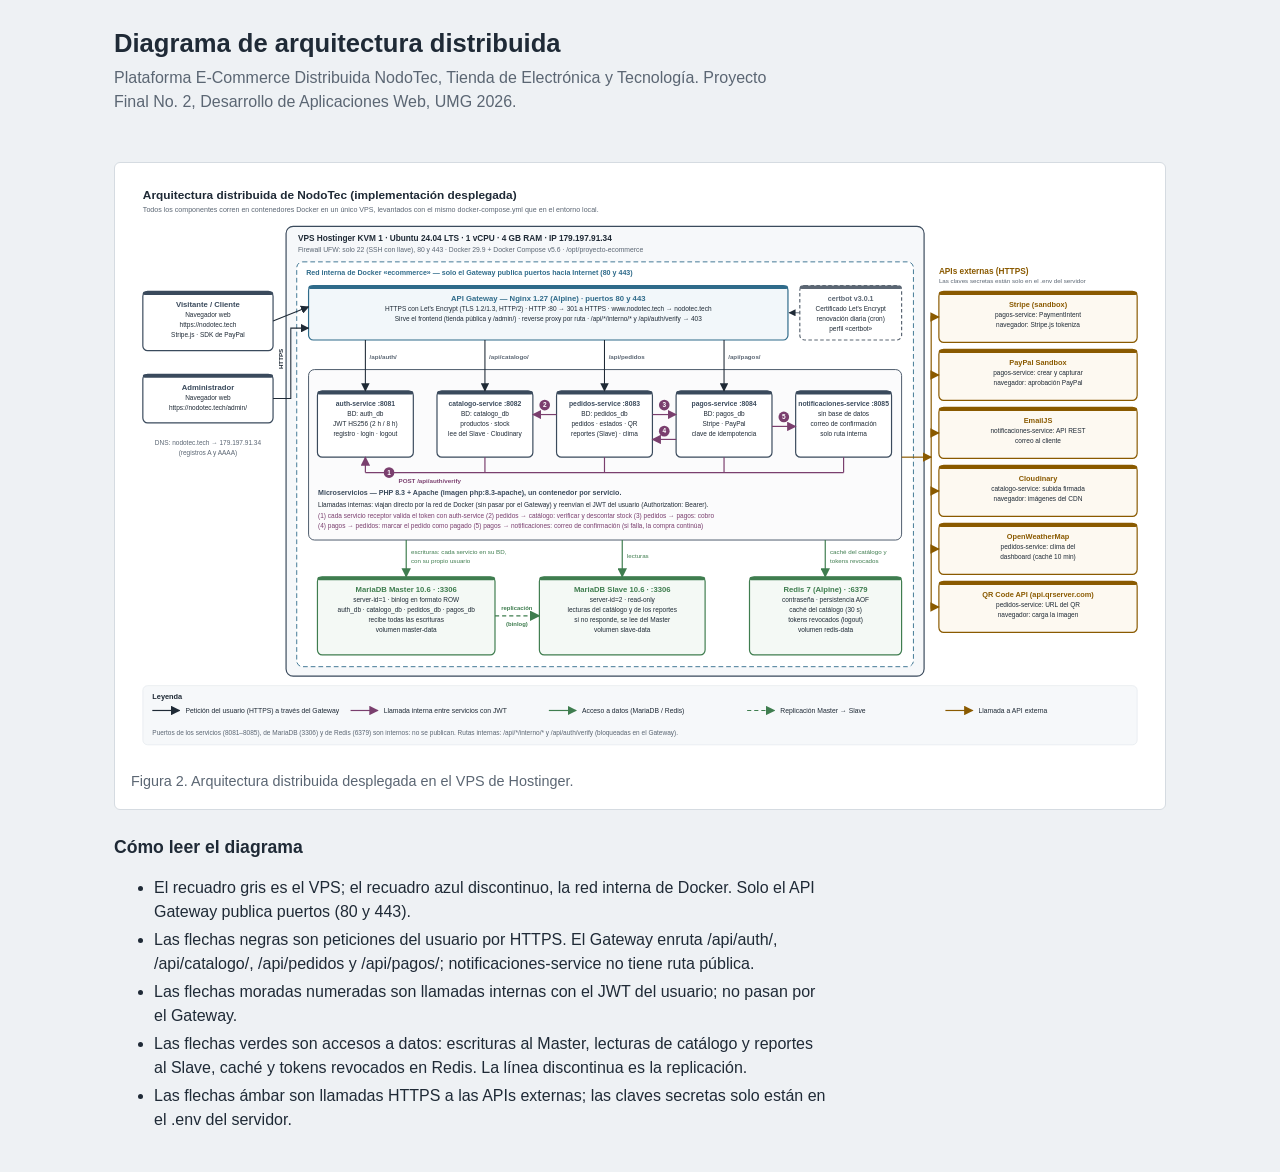
<file: docs/diagramas/diagrama0_arquitectura/arquitectura.html>
<!DOCTYPE html>
<html lang="es">
<head>
<meta charset="utf-8">
<meta name="viewport" content="width=device-width, initial-scale=1">
<title>Diagrama de arquitectura distribuida</title>
<style>
  :root { --ink:#1f2a36; --muted:#5b6673; --line:#d5dbe1; --paper:#ffffff; --bg:#eef1f4; }
  * { box-sizing:border-box; }
  body { margin:0; background:var(--bg); color:var(--ink); font-family:"Segoe UI", Arial, Helvetica, sans-serif; line-height:1.5; }
  header, main { max-width:1100px; margin:0 auto; padding:24px; }
  h1 { font-size:1.6rem; margin:0 0 4px; }
  header p { margin:0; color:var(--muted); max-width:75ch; }
  figure { margin:0; background:var(--paper); border:1px solid var(--line); border-radius:6px; padding:16px; overflow-x:auto; }
  figure svg { max-width:100%; height:auto; display:block; margin:0 auto; }
  figcaption { margin-top:12px; color:var(--muted); font-size:.9rem; }
  section { margin-top:24px; max-width:80ch; }
  h2 { font-size:1.1rem; margin:0 0 8px; }
  li { margin-bottom:4px; }
  @media print { body { background:#fff; } figure { border:none; padding:0; } }
</style>
</head>
<body>
<header>
  <h1>Diagrama de arquitectura distribuida</h1>
  <p>Plataforma E-Commerce Distribuida NodoTec, Tienda de Electrónica y Tecnología. Proyecto Final No. 2, Desarrollo de Aplicaciones Web, UMG 2026.</p>
</header>
<main>
  <figure>
    <svg xmlns="http://www.w3.org/2000/svg" viewBox="0 0 1720 980" width="1720" height="980" font-family="Arial, 'Liberation Sans', Helvetica, sans-serif">
<defs>
<marker id="m-ink" viewBox="0 0 10 10" refX="9" refY="5" markerWidth="8" markerHeight="8" orient="auto-start-reverse"><path d="M0,0 L10,5 L0,10 z" fill="#1f2a36"/></marker>
<marker id="s-ink" viewBox="0 0 10 10" refX="9" refY="5" markerWidth="8" markerHeight="8" orient="auto-start-reverse"><path d="M0,0 L10,5 L0,10 z" fill="#1f2a36"/></marker>
<marker id="m-purple" viewBox="0 0 10 10" refX="9" refY="5" markerWidth="8" markerHeight="8" orient="auto-start-reverse"><path d="M0,0 L10,5 L0,10 z" fill="#7a3f6e"/></marker>
<marker id="s-purple" viewBox="0 0 10 10" refX="9" refY="5" markerWidth="8" markerHeight="8" orient="auto-start-reverse"><path d="M0,0 L10,5 L0,10 z" fill="#7a3f6e"/></marker>
<marker id="m-green" viewBox="0 0 10 10" refX="9" refY="5" markerWidth="8" markerHeight="8" orient="auto-start-reverse"><path d="M0,0 L10,5 L0,10 z" fill="#3f7d4f"/></marker>
<marker id="s-green" viewBox="0 0 10 10" refX="9" refY="5" markerWidth="8" markerHeight="8" orient="auto-start-reverse"><path d="M0,0 L10,5 L0,10 z" fill="#3f7d4f"/></marker>
<marker id="m-amber" viewBox="0 0 10 10" refX="9" refY="5" markerWidth="8" markerHeight="8" orient="auto-start-reverse"><path d="M0,0 L10,5 L0,10 z" fill="#8a5a00"/></marker>
<marker id="s-amber" viewBox="0 0 10 10" refX="9" refY="5" markerWidth="8" markerHeight="8" orient="auto-start-reverse"><path d="M0,0 L10,5 L0,10 z" fill="#8a5a00"/></marker>
<marker id="m-blue" viewBox="0 0 10 10" refX="9" refY="5" markerWidth="8" markerHeight="8" orient="auto-start-reverse"><path d="M0,0 L10,5 L0,10 z" fill="#2f6b8a"/></marker>
<marker id="s-blue" viewBox="0 0 10 10" refX="9" refY="5" markerWidth="8" markerHeight="8" orient="auto-start-reverse"><path d="M0,0 L10,5 L0,10 z" fill="#2f6b8a"/></marker>
</defs>
<rect width="1720" height="980" fill="#ffffff"/>
<text x="20" y="34" font-size="20" font-weight="bold" fill="#1f2a36" text-anchor="start" >Arquitectura distribuida de NodoTec (implementación desplegada)</text>
<text x="20" y="56" font-size="12" font-weight="normal" fill="#5b6673" text-anchor="start" >Todos los componentes corren en contenedores Docker en un único VPS, levantados con el mismo docker-compose.yml que en el entorno local.</text>
<rect x="20" y="190" width="220" height="100" rx="8" fill="#ffffff" stroke="#3a4a5c" stroke-width="2" />
<rect x="20" y="190" width="220" height="6" rx="3" fill="#3a4a5c"/>
<text x="130.0" y="216" font-size="13" font-weight="bold" fill="#3a4a5c" text-anchor="middle" >Visitante / Cliente</text>
<text x="130.0" y="233" font-size="11" font-weight="normal" fill="#1f2a36" text-anchor="middle" >Navegador web</text>
<text x="130.0" y="250" font-size="11" font-weight="normal" fill="#1f2a36" text-anchor="middle" >https://nodotec.tech</text>
<text x="130.0" y="267" font-size="11" font-weight="normal" fill="#1f2a36" text-anchor="middle" >Stripe.js · SDK de PayPal</text>
<rect x="20" y="330" width="220" height="82" rx="8" fill="#ffffff" stroke="#3a4a5c" stroke-width="2" />
<rect x="20" y="330" width="220" height="6" rx="3" fill="#3a4a5c"/>
<text x="130.0" y="356" font-size="13" font-weight="bold" fill="#3a4a5c" text-anchor="middle" >Administrador</text>
<text x="130.0" y="373" font-size="11" font-weight="normal" fill="#1f2a36" text-anchor="middle" >Navegador web</text>
<text x="130.0" y="390" font-size="11" font-weight="normal" fill="#1f2a36" text-anchor="middle" >https://nodotec.tech/admin/</text>
<text x="130" y="450" font-size="11" font-weight="normal" fill="#5b6673" text-anchor="middle" >DNS: nodotec.tech → 179.197.91.34</text>
<text x="130" y="466" font-size="11" font-weight="normal" fill="#5b6673" text-anchor="middle" >(registros A y AAAA)</text>
<rect x="262" y="80" width="1078" height="760" rx="12" fill="#f6f8fa" stroke="#3a4a5c" stroke-width="2"/>
<text x="282" y="104" font-size="14" font-weight="bold" fill="#1f2a36" text-anchor="start" >VPS Hostinger KVM 1 · Ubuntu 24.04 LTS · 1 vCPU · 4 GB RAM · IP 179.197.91.34</text>
<text x="282" y="124" font-size="11.5" font-weight="normal" fill="#5b6673" text-anchor="start" >Firewall UFW: solo 22 (SSH con llave), 80 y 443 · Docker 29.9 + Docker Compose v5.6 · /opt/proyecto-ecommerce</text>
<rect x="280" y="140" width="1042" height="684" rx="10" fill="#ffffff" stroke="#2f6b8a" stroke-width="1.5" stroke-dasharray="8 5"/>
<text x="296" y="162" font-size="12" font-weight="bold" fill="#2f6b8a" text-anchor="start" >Red interna de Docker «ecommerce» — solo el Gateway publica puertos hacia Internet (80 y 443)</text>
<rect x="300" y="180" width="810" height="92" rx="8" fill="#f2f7fa" stroke="#2f6b8a" stroke-width="2" />
<rect x="300" y="180" width="810" height="6" rx="3" fill="#2f6b8a"/>
<text x="705.0" y="206" font-size="13" font-weight="bold" fill="#2f6b8a" text-anchor="middle" >API Gateway — Nginx 1.27 (Alpine) · puertos 80 y 443</text>
<text x="705.0" y="223" font-size="11" font-weight="normal" fill="#1f2a36" text-anchor="middle" >HTTPS con Let's Encrypt (TLS 1.2/1.3, HTTP/2) · HTTP :80 → 301 a HTTPS · www.nodotec.tech → nodotec.tech</text>
<text x="705.0" y="240" font-size="11" font-weight="normal" fill="#1f2a36" text-anchor="middle" >Sirve el frontend (tienda pública y /admin/) · reverse proxy por ruta · /api/*/interno/* y /api/auth/verify → 403</text>
<rect x="1130" y="180" width="172" height="92" rx="8" fill="#ffffff" stroke="#5b6673" stroke-width="2" stroke-dasharray="6 4"/>
<rect x="1130" y="180" width="172" height="6" rx="3" fill="#5b6673"/>
<text x="1216.0" y="206" font-size="12" font-weight="bold" fill="#5b6673" text-anchor="middle" >certbot v3.0.1</text>
<text x="1216.0" y="223" font-size="11" font-weight="normal" fill="#1f2a36" text-anchor="middle" >Certificado Let's Encrypt</text>
<text x="1216.0" y="240" font-size="11" font-weight="normal" fill="#1f2a36" text-anchor="middle" >renovación diaria (cron)</text>
<text x="1216.0" y="257" font-size="11" font-weight="normal" fill="#1f2a36" text-anchor="middle" >perfil «certbot»</text>
<polyline points="1130,226 1112,226" fill="none" stroke="#5b6673" stroke-width="1.5"  marker-end="url(#m-ink)"/>
<polyline points="240,240 300,216" fill="none" stroke="#1f2a36" stroke-width="1.8"  marker-end="url(#m-ink)"/>
<polyline points="240,371 270,371 270,252 300,252" fill="none" stroke="#1f2a36" stroke-width="1.8"  marker-end="url(#m-ink)"/>
<text x="256" y="304" font-size="10.5" font-weight="bold" fill="#1f2a36" text-anchor="middle" transform="rotate(-90 256 304)">HTTPS</text>
<rect x="300" y="322" width="1002" height="288" rx="10" fill="#fbfbfc" stroke="#3a4a5c" stroke-width="1.5"/>
<rect x="315" y="358" width="162" height="112" rx="8" fill="#ffffff" stroke="#3a4a5c" stroke-width="2" />
<rect x="315" y="358" width="162" height="6" rx="3" fill="#3a4a5c"/>
<text x="396.0" y="384" font-size="11.5" font-weight="bold" fill="#3a4a5c" text-anchor="middle" >auth-service :8081</text>
<text x="396.0" y="401" font-size="11" font-weight="normal" fill="#1f2a36" text-anchor="middle" >BD: auth_db</text>
<text x="396.0" y="418" font-size="11" font-weight="normal" fill="#1f2a36" text-anchor="middle" >JWT HS256 (2 h / 8 h)</text>
<text x="396.0" y="435" font-size="11" font-weight="normal" fill="#1f2a36" text-anchor="middle" >registro · login · logout</text>
<rect x="517" y="358" width="162" height="112" rx="8" fill="#ffffff" stroke="#3a4a5c" stroke-width="2" />
<rect x="517" y="358" width="162" height="6" rx="3" fill="#3a4a5c"/>
<text x="598.0" y="384" font-size="11.5" font-weight="bold" fill="#3a4a5c" text-anchor="middle" >catalogo-service :8082</text>
<text x="598.0" y="401" font-size="11" font-weight="normal" fill="#1f2a36" text-anchor="middle" >BD: catalogo_db</text>
<text x="598.0" y="418" font-size="11" font-weight="normal" fill="#1f2a36" text-anchor="middle" >productos · stock</text>
<text x="598.0" y="435" font-size="11" font-weight="normal" fill="#1f2a36" text-anchor="middle" >lee del Slave · Cloudinary</text>
<rect x="719" y="358" width="162" height="112" rx="8" fill="#ffffff" stroke="#3a4a5c" stroke-width="2" />
<rect x="719" y="358" width="162" height="6" rx="3" fill="#3a4a5c"/>
<text x="800.0" y="384" font-size="11.5" font-weight="bold" fill="#3a4a5c" text-anchor="middle" >pedidos-service :8083</text>
<text x="800.0" y="401" font-size="11" font-weight="normal" fill="#1f2a36" text-anchor="middle" >BD: pedidos_db</text>
<text x="800.0" y="418" font-size="11" font-weight="normal" fill="#1f2a36" text-anchor="middle" >pedidos · estados · QR</text>
<text x="800.0" y="435" font-size="11" font-weight="normal" fill="#1f2a36" text-anchor="middle" >reportes (Slave) · clima</text>
<rect x="921" y="358" width="162" height="112" rx="8" fill="#ffffff" stroke="#3a4a5c" stroke-width="2" />
<rect x="921" y="358" width="162" height="6" rx="3" fill="#3a4a5c"/>
<text x="1002.0" y="384" font-size="11.5" font-weight="bold" fill="#3a4a5c" text-anchor="middle" >pagos-service :8084</text>
<text x="1002.0" y="401" font-size="11" font-weight="normal" fill="#1f2a36" text-anchor="middle" >BD: pagos_db</text>
<text x="1002.0" y="418" font-size="11" font-weight="normal" fill="#1f2a36" text-anchor="middle" >Stripe · PayPal</text>
<text x="1002.0" y="435" font-size="11" font-weight="normal" fill="#1f2a36" text-anchor="middle" >clave de idempotencia</text>
<rect x="1123" y="358" width="162" height="112" rx="8" fill="#ffffff" stroke="#3a4a5c" stroke-width="2" />
<rect x="1123" y="358" width="162" height="6" rx="3" fill="#3a4a5c"/>
<text x="1204.0" y="384" font-size="11.5" font-weight="bold" fill="#3a4a5c" text-anchor="middle" >notificaciones-service :8085</text>
<text x="1204.0" y="401" font-size="11" font-weight="normal" fill="#1f2a36" text-anchor="middle" >sin base de datos</text>
<text x="1204.0" y="418" font-size="11" font-weight="normal" fill="#1f2a36" text-anchor="middle" >correo de confirmación</text>
<text x="1204.0" y="435" font-size="11" font-weight="normal" fill="#1f2a36" text-anchor="middle" >solo ruta interna</text>
<polyline points="396.0,272 396.0,358" fill="none" stroke="#1f2a36" stroke-width="1.8"  marker-end="url(#m-ink)"/>
<text x="403.0" y="304" font-size="10.5" font-weight="bold" fill="#5b6673" text-anchor="start" >/api/auth/</text>
<polyline points="598.0,272 598.0,358" fill="none" stroke="#1f2a36" stroke-width="1.8"  marker-end="url(#m-ink)"/>
<text x="605.0" y="304" font-size="10.5" font-weight="bold" fill="#5b6673" text-anchor="start" >/api/catalogo/</text>
<polyline points="800.0,272 800.0,358" fill="none" stroke="#1f2a36" stroke-width="1.8"  marker-end="url(#m-ink)"/>
<text x="807.0" y="304" font-size="10.5" font-weight="bold" fill="#5b6673" text-anchor="start" >/api/pedidos</text>
<polyline points="1002.0,272 1002.0,358" fill="none" stroke="#1f2a36" stroke-width="1.8"  marker-end="url(#m-ink)"/>
<text x="1009.0" y="304" font-size="10.5" font-weight="bold" fill="#5b6673" text-anchor="start" >/api/pagos/</text>
<polyline points="719,398 679,398" fill="none" stroke="#7a3f6e" stroke-width="2"  marker-end="url(#m-purple)"/>
<circle cx="699" cy="382" r="9" fill="#7a3f6e"/>
<text x="699" y="386" font-size="11" font-weight="bold" fill="#ffffff" text-anchor="middle" >2</text>
<polyline points="881,398 921,398" fill="none" stroke="#7a3f6e" stroke-width="2"  marker-end="url(#m-purple)"/>
<circle cx="901" cy="382" r="9" fill="#7a3f6e"/>
<text x="901" y="386" font-size="11" font-weight="bold" fill="#ffffff" text-anchor="middle" >3</text>
<polyline points="921,440 881,440" fill="none" stroke="#7a3f6e" stroke-width="2"  marker-end="url(#m-purple)"/>
<circle cx="901" cy="426" r="9" fill="#7a3f6e"/>
<text x="901" y="430" font-size="11" font-weight="bold" fill="#ffffff" text-anchor="middle" >4</text>
<polyline points="1083,418 1123,418" fill="none" stroke="#7a3f6e" stroke-width="2"  marker-end="url(#m-purple)"/>
<circle cx="1103" cy="402" r="9" fill="#7a3f6e"/>
<text x="1103" y="406" font-size="11" font-weight="bold" fill="#ffffff" text-anchor="middle" >5</text>
<line x1="598.0" y1="470" x2="598.0" y2="496" stroke="#7a3f6e" stroke-width="2"/>
<line x1="800.0" y1="470" x2="800.0" y2="496" stroke="#7a3f6e" stroke-width="2"/>
<line x1="1002.0" y1="470" x2="1002.0" y2="496" stroke="#7a3f6e" stroke-width="2"/>
<line x1="1204.0" y1="470" x2="1204.0" y2="496" stroke="#7a3f6e" stroke-width="2"/>
<line x1="1204.0" y1="496" x2="396.0" y2="496" stroke="#7a3f6e" stroke-width="2"/>
<polyline points="396.0,496 396.0,470" fill="none" stroke="#7a3f6e" stroke-width="2"  marker-end="url(#m-purple)"/>
<circle cx="436.0" cy="496" r="9" fill="#7a3f6e"/>
<text x="436.0" y="500" font-size="11" font-weight="bold" fill="#ffffff" text-anchor="middle" >1</text>
<text x="452.0" y="514" font-size="10.5" font-weight="bold" fill="#7a3f6e" text-anchor="start" >POST /api/auth/verify</text>
<text x="316" y="534" font-size="12" font-weight="bold" fill="#3a4a5c" text-anchor="start" >Microservicios — PHP 8.3 + Apache (imagen php:8.3-apache), un contenedor por servicio.</text>
<text x="316" y="554" font-size="11" font-weight="normal" fill="#1f2a36" text-anchor="start" >Llamadas internas: viajan directo por la red de Docker (sin pasar por el Gateway) y reenvían el JWT del usuario (Authorization: Bearer).</text>
<text x="316" y="572" font-size="11" font-weight="normal" fill="#7a3f6e" text-anchor="start" >(1) cada servicio receptor valida el token con auth-service   (2) pedidos → catálogo: verificar y descontar stock   (3) pedidos → pagos: cobro</text>
<text x="316" y="590" font-size="11" font-weight="normal" fill="#7a3f6e" text-anchor="start" >(4) pagos → pedidos: marcar el pedido como pagado   (5) pagos → notificaciones: correo de confirmación (si falla, la compra continúa)</text>
<rect x="315" y="672" width="300" height="132" rx="8" fill="#f4f9f5" stroke="#3f7d4f" stroke-width="2" />
<rect x="315" y="672" width="300" height="6" rx="3" fill="#3f7d4f"/>
<text x="465.0" y="698" font-size="13" font-weight="bold" fill="#3f7d4f" text-anchor="middle" >MariaDB Master 10.6 · :3306</text>
<text x="465.0" y="715" font-size="11" font-weight="normal" fill="#1f2a36" text-anchor="middle" >server-id=1 · binlog en formato ROW</text>
<text x="465.0" y="732" font-size="11" font-weight="normal" fill="#1f2a36" text-anchor="middle" >auth_db · catalogo_db · pedidos_db · pagos_db</text>
<text x="465.0" y="749" font-size="11" font-weight="normal" fill="#1f2a36" text-anchor="middle" >recibe todas las escrituras</text>
<text x="465.0" y="766" font-size="11" font-weight="normal" fill="#1f2a36" text-anchor="middle" >volumen master-data</text>
<rect x="690" y="672" width="280" height="132" rx="8" fill="#f4f9f5" stroke="#3f7d4f" stroke-width="2" />
<rect x="690" y="672" width="280" height="6" rx="3" fill="#3f7d4f"/>
<text x="830.0" y="698" font-size="13" font-weight="bold" fill="#3f7d4f" text-anchor="middle" >MariaDB Slave 10.6 · :3306</text>
<text x="830.0" y="715" font-size="11" font-weight="normal" fill="#1f2a36" text-anchor="middle" >server-id=2 · read-only</text>
<text x="830.0" y="732" font-size="11" font-weight="normal" fill="#1f2a36" text-anchor="middle" >lecturas del catálogo y de los reportes</text>
<text x="830.0" y="749" font-size="11" font-weight="normal" fill="#1f2a36" text-anchor="middle" >si no responde, se lee del Master</text>
<text x="830.0" y="766" font-size="11" font-weight="normal" fill="#1f2a36" text-anchor="middle" >volumen slave-data</text>
<rect x="1045" y="672" width="257" height="132" rx="8" fill="#f4f9f5" stroke="#3f7d4f" stroke-width="2" />
<rect x="1045" y="672" width="257" height="6" rx="3" fill="#3f7d4f"/>
<text x="1173.5" y="698" font-size="13" font-weight="bold" fill="#3f7d4f" text-anchor="middle" >Redis 7 (Alpine) · :6379</text>
<text x="1173.5" y="715" font-size="11" font-weight="normal" fill="#1f2a36" text-anchor="middle" >contraseña · persistencia AOF</text>
<text x="1173.5" y="732" font-size="11" font-weight="normal" fill="#1f2a36" text-anchor="middle" >caché del catálogo (30 s)</text>
<text x="1173.5" y="749" font-size="11" font-weight="normal" fill="#1f2a36" text-anchor="middle" >tokens revocados (logout)</text>
<text x="1173.5" y="766" font-size="11" font-weight="normal" fill="#1f2a36" text-anchor="middle" >volumen redis-data</text>
<polyline points="465,610 465,672" fill="none" stroke="#3f7d4f" stroke-width="2"  marker-end="url(#m-green)"/>
<text x="473" y="634" font-size="10.5" font-weight="normal" fill="#3f7d4f" text-anchor="start" >escrituras: cada servicio en su BD,</text>
<text x="473" y="648" font-size="10.5" font-weight="normal" fill="#3f7d4f" text-anchor="start" >con su propio usuario</text>
<polyline points="830,610 830,672" fill="none" stroke="#3f7d4f" stroke-width="2"  marker-end="url(#m-green)"/>
<text x="838" y="641" font-size="10.5" font-weight="normal" fill="#3f7d4f" text-anchor="start" >lecturas</text>
<polyline points="1173,610 1173,672" fill="none" stroke="#3f7d4f" stroke-width="2"  marker-end="url(#m-green)"/>
<text x="1181" y="634" font-size="10.5" font-weight="normal" fill="#3f7d4f" text-anchor="start" >caché del catálogo y</text>
<text x="1181" y="648" font-size="10.5" font-weight="normal" fill="#3f7d4f" text-anchor="start" >tokens revocados</text>
<polyline points="615,738 690,738" fill="none" stroke="#3f7d4f" stroke-width="2.2" stroke-dasharray="7 5" marker-end="url(#m-green)"/>
<text x="652" y="728" font-size="10" font-weight="bold" fill="#3f7d4f" text-anchor="middle" >replicación</text>
<text x="652" y="755" font-size="10" font-weight="bold" fill="#3f7d4f" text-anchor="middle" >(binlog)</text>
<text x="1365" y="160" font-size="14" font-weight="bold" fill="#8a5a00" text-anchor="start" >APIs externas (HTTPS)</text>
<text x="1365" y="176" font-size="10.5" font-weight="normal" fill="#5b6673" text-anchor="start" >Las claves secretas están solo en el .env del servidor</text>
<rect x="1365" y="190" width="335" height="86" rx="8" fill="#fdf9f1" stroke="#8a5a00" stroke-width="2" />
<rect x="1365" y="190" width="335" height="6" rx="3" fill="#8a5a00"/>
<text x="1532.5" y="216" font-size="12.5" font-weight="bold" fill="#8a5a00" text-anchor="middle" >Stripe (sandbox)</text>
<text x="1532.5" y="233" font-size="11" font-weight="normal" fill="#1f2a36" text-anchor="middle" >pagos-service: PaymentIntent</text>
<text x="1532.5" y="250" font-size="11" font-weight="normal" fill="#1f2a36" text-anchor="middle" >navegador: Stripe.js tokeniza</text>
<rect x="1365" y="288" width="335" height="86" rx="8" fill="#fdf9f1" stroke="#8a5a00" stroke-width="2" />
<rect x="1365" y="288" width="335" height="6" rx="3" fill="#8a5a00"/>
<text x="1532.5" y="314" font-size="12.5" font-weight="bold" fill="#8a5a00" text-anchor="middle" >PayPal Sandbox</text>
<text x="1532.5" y="331" font-size="11" font-weight="normal" fill="#1f2a36" text-anchor="middle" >pagos-service: crear y capturar</text>
<text x="1532.5" y="348" font-size="11" font-weight="normal" fill="#1f2a36" text-anchor="middle" >navegador: aprobación PayPal</text>
<rect x="1365" y="386" width="335" height="86" rx="8" fill="#fdf9f1" stroke="#8a5a00" stroke-width="2" />
<rect x="1365" y="386" width="335" height="6" rx="3" fill="#8a5a00"/>
<text x="1532.5" y="412" font-size="12.5" font-weight="bold" fill="#8a5a00" text-anchor="middle" >EmailJS</text>
<text x="1532.5" y="429" font-size="11" font-weight="normal" fill="#1f2a36" text-anchor="middle" >notificaciones-service: API REST</text>
<text x="1532.5" y="446" font-size="11" font-weight="normal" fill="#1f2a36" text-anchor="middle" >correo al cliente</text>
<rect x="1365" y="484" width="335" height="86" rx="8" fill="#fdf9f1" stroke="#8a5a00" stroke-width="2" />
<rect x="1365" y="484" width="335" height="6" rx="3" fill="#8a5a00"/>
<text x="1532.5" y="510" font-size="12.5" font-weight="bold" fill="#8a5a00" text-anchor="middle" >Cloudinary</text>
<text x="1532.5" y="527" font-size="11" font-weight="normal" fill="#1f2a36" text-anchor="middle" >catalogo-service: subida firmada</text>
<text x="1532.5" y="544" font-size="11" font-weight="normal" fill="#1f2a36" text-anchor="middle" >navegador: imágenes del CDN</text>
<rect x="1365" y="582" width="335" height="86" rx="8" fill="#fdf9f1" stroke="#8a5a00" stroke-width="2" />
<rect x="1365" y="582" width="335" height="6" rx="3" fill="#8a5a00"/>
<text x="1532.5" y="608" font-size="12.5" font-weight="bold" fill="#8a5a00" text-anchor="middle" >OpenWeatherMap</text>
<text x="1532.5" y="625" font-size="11" font-weight="normal" fill="#1f2a36" text-anchor="middle" >pedidos-service: clima del</text>
<text x="1532.5" y="642" font-size="11" font-weight="normal" fill="#1f2a36" text-anchor="middle" >dashboard (caché 10 min)</text>
<rect x="1365" y="680" width="335" height="86" rx="8" fill="#fdf9f1" stroke="#8a5a00" stroke-width="2" />
<rect x="1365" y="680" width="335" height="6" rx="3" fill="#8a5a00"/>
<text x="1532.5" y="706" font-size="12.5" font-weight="bold" fill="#8a5a00" text-anchor="middle" >QR Code API (api.qrserver.com)</text>
<text x="1532.5" y="723" font-size="11" font-weight="normal" fill="#1f2a36" text-anchor="middle" >pedidos-service: URL del QR</text>
<text x="1532.5" y="740" font-size="11" font-weight="normal" fill="#1f2a36" text-anchor="middle" >navegador: carga la imagen</text>
<line x1="1352" y1="232" x2="1352" y2="726" stroke="#8a5a00" stroke-width="2"/>
<polyline points="1352,233 1365,233" fill="none" stroke="#8a5a00" stroke-width="2"  marker-end="url(#m-amber)"/>
<polyline points="1352,331 1365,331" fill="none" stroke="#8a5a00" stroke-width="2"  marker-end="url(#m-amber)"/>
<polyline points="1352,429 1365,429" fill="none" stroke="#8a5a00" stroke-width="2"  marker-end="url(#m-amber)"/>
<polyline points="1352,527 1365,527" fill="none" stroke="#8a5a00" stroke-width="2"  marker-end="url(#m-amber)"/>
<polyline points="1352,625 1365,625" fill="none" stroke="#8a5a00" stroke-width="2"  marker-end="url(#m-amber)"/>
<polyline points="1352,723 1365,723" fill="none" stroke="#8a5a00" stroke-width="2"  marker-end="url(#m-amber)"/>
<polyline points="1302,470 1352,470" fill="none" stroke="#8a5a00" stroke-width="2"  marker-end="url(#m-amber)"/>
<rect x="20" y="856" width="1680" height="100" rx="8" fill="#f6f8fa" stroke="#e1e6eb"/>
<text x="36" y="878" font-size="12.5" font-weight="bold" fill="#1f2a36" text-anchor="start" >Leyenda</text>
<polyline points="36,898 82,898" fill="none" stroke="#1f2a36" stroke-width="2"  marker-end="url(#m-ink)"/>
<text x="92" y="902" font-size="11.5" font-weight="normal" fill="#1f2a36" text-anchor="start" >Petición del usuario (HTTPS) a través del Gateway</text>
<polyline points="371,898 417,898" fill="none" stroke="#7a3f6e" stroke-width="2"  marker-end="url(#m-purple)"/>
<text x="427" y="902" font-size="11.5" font-weight="normal" fill="#1f2a36" text-anchor="start" >Llamada interna entre servicios con JWT</text>
<polyline points="706,898 752,898" fill="none" stroke="#3f7d4f" stroke-width="2"  marker-end="url(#m-green)"/>
<text x="762" y="902" font-size="11.5" font-weight="normal" fill="#1f2a36" text-anchor="start" >Acceso a datos (MariaDB / Redis)</text>
<polyline points="1041,898 1087,898" fill="none" stroke="#3f7d4f" stroke-width="2" stroke-dasharray="7 5" marker-end="url(#m-green)"/>
<text x="1097" y="902" font-size="11.5" font-weight="normal" fill="#1f2a36" text-anchor="start" >Replicación Master → Slave</text>
<polyline points="1376,898 1422,898" fill="none" stroke="#8a5a00" stroke-width="2"  marker-end="url(#m-amber)"/>
<text x="1432" y="902" font-size="11.5" font-weight="normal" fill="#1f2a36" text-anchor="start" >Llamada a API externa</text>
<text x="36" y="940" font-size="11" font-weight="normal" fill="#5b6673" text-anchor="start" >Puertos de los servicios (8081–8085), de MariaDB (3306) y de Redis (6379) son internos: no se publican. Rutas internas: /api/*/interno/* y /api/auth/verify (bloqueadas en el Gateway).</text>
</svg>
    <figcaption>Figura 2. Arquitectura distribuida desplegada en el VPS de Hostinger.</figcaption>
  </figure>
  <section>
    <h2>Cómo leer el diagrama</h2>
    <ul>
      <li>El recuadro gris es el VPS; el recuadro azul discontinuo, la red interna de Docker. Solo el API Gateway publica puertos (80 y 443).</li>
      <li>Las flechas negras son peticiones del usuario por HTTPS. El Gateway enruta /api/auth/, /api/catalogo/, /api/pedidos y /api/pagos/; notificaciones-service no tiene ruta pública.</li>
      <li>Las flechas moradas numeradas son llamadas internas con el JWT del usuario; no pasan por el Gateway.</li>
      <li>Las flechas verdes son accesos a datos: escrituras al Master, lecturas de catálogo y reportes al Slave, caché y tokens revocados en Redis. La línea discontinua es la replicación.</li>
      <li>Las flechas ámbar son llamadas HTTPS a las APIs externas; las claves secretas solo están en el .env del servidor.</li>
    </ul>
  </section>
</main>
</body>
</html>
</file>
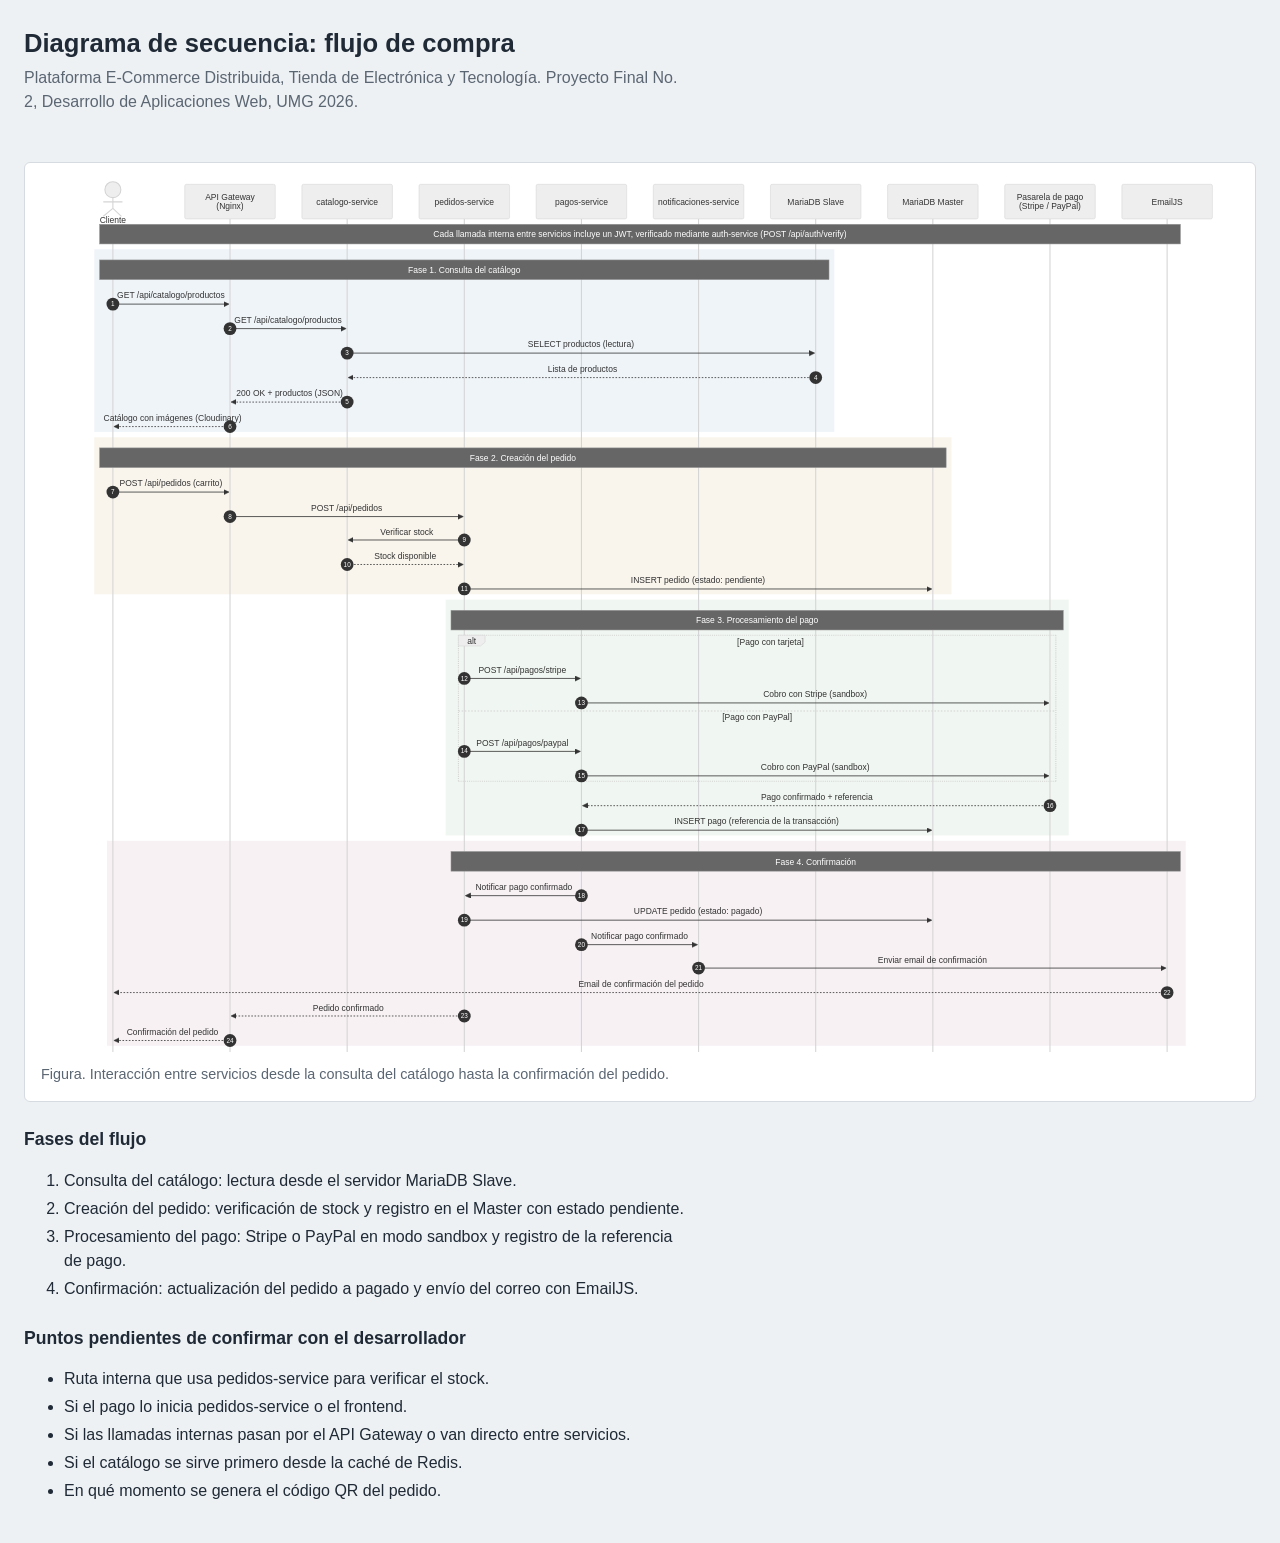
<file: docs/diagramas/diagrama1_secuencia/secuencia_flujo_compra.html>
<!DOCTYPE html>
<html lang="es">
<head>
<meta charset="utf-8">
<meta name="viewport" content="width=device-width, initial-scale=1">
<title>Diagrama de secuencia — Flujo de compra</title>
<style>
  :root { --ink:#1f2a36; --muted:#5b6673; --line:#d5dbe1; --paper:#ffffff; --bg:#eef1f4; }
  * { box-sizing:border-box; }
  body { margin:0; background:var(--bg); color:var(--ink);
         font-family: "Segoe UI", Arial, Helvetica, sans-serif; line-height:1.5; }
  header, main { max-width:1400px; margin:0 auto; padding:24px; }
  h1 { font-size:1.6rem; margin:0 0 4px; }
  header p { margin:0; color:var(--muted); max-width:75ch; }
  figure { margin:0; background:var(--paper); border:1px solid var(--line); border-radius:6px; padding:16px; overflow-x:auto; }
  figure svg { max-width:none; height:auto; display:block; margin:0 auto; }
  figcaption { margin-top:12px; color:var(--muted); font-size:.9rem; }
  section { margin-top:24px; max-width:75ch; }
  h2 { font-size:1.1rem; margin:0 0 8px; }
  li { margin-bottom:4px; }
  @media print { body { background:#fff; } figure { border:none; padding:0; } }
</style>
</head>
<body>
<header>
  <h1>Diagrama de secuencia: flujo de compra</h1>
  <p>Plataforma E-Commerce Distribuida, Tienda de Electrónica y Tecnología. Proyecto Final No. 2, Desarrollo de Aplicaciones Web, UMG 2026.</p>
</header>
<main>
  <figure>
    <svg id="my-svg" width="100%" xmlns="http://www.w3.org/2000/svg" xmlns:xlink="http://www.w3.org/1999/xlink" style="max-width: 2250px; background-color: white;" viewBox="-50 -10 2250 1638" role="graphics-document document" aria-roledescription="sequence"><rect x="74" y="1233" fill="rgba(190,140,160,0.12)" width="2026" height="385" class="rect"/><rect x="710" y="780" fill="rgba(130,180,140,0.12)" width="1170" height="443" class="rect"/><rect x="50" y="475" fill="rgba(200,170,110,0.12)" width="1610" height="295" class="rect"/><rect x="50" y="122" fill="rgba(120,160,200,0.12)" width="1390" height="343" class="rect"/><g><line id="actor9" x1="2065" y1="65" x2="2065" y2="2000" class="actor-line 200" stroke-width="0.5px" stroke="#999" name="EJ" data-et="life-line" data-id="EJ"/><g id="root-9" data-et="participant" data-type="participant" data-id="EJ"><rect x="1980" y="0" fill="#eaeaea" stroke="#666" width="170" height="65" name="EJ" rx="3" ry="3" class="actor actor-top"/><text x="2065" y="32.5" dominant-baseline="central" alignment-baseline="central" class="actor actor-box" style="text-anchor: middle; font-size: 16px; font-weight: 400;"><tspan x="2065" dy="0">EmailJS</tspan></text></g></g><g><line id="actor8" x1="1845" y1="65" x2="1845" y2="2000" class="actor-line 200" stroke-width="0.5px" stroke="#999" name="PP" data-et="life-line" data-id="PP"/><g id="root-8" data-et="participant" data-type="participant" data-id="PP"><rect x="1760" y="0" fill="#eaeaea" stroke="#666" width="170" height="65" name="PP" rx="3" ry="3" class="actor actor-top"/><text x="1845" y="32.5" dominant-baseline="central" alignment-baseline="central" class="actor actor-box" style="text-anchor: middle; font-size: 16px; font-weight: 400;"><tspan x="1845" dy="-8">Pasarela de pago</tspan></text><text x="1845" y="32.5" dominant-baseline="central" alignment-baseline="central" class="actor actor-box" style="text-anchor: middle; font-size: 16px; font-weight: 400;"><tspan x="1845" dy="8">(Stripe / PayPal)</tspan></text></g></g><g><line id="actor7" x1="1625" y1="65" x2="1625" y2="2000" class="actor-line 200" stroke-width="0.5px" stroke="#999" name="MA" data-et="life-line" data-id="MA"/><g id="root-7" data-et="participant" data-type="participant" data-id="MA"><rect x="1540" y="0" fill="#eaeaea" stroke="#666" width="170" height="65" name="MA" rx="3" ry="3" class="actor actor-top"/><text x="1625" y="32.5" dominant-baseline="central" alignment-baseline="central" class="actor actor-box" style="text-anchor: middle; font-size: 16px; font-weight: 400;"><tspan x="1625" dy="0">MariaDB Master</tspan></text></g></g><g><line id="actor6" x1="1405" y1="65" x2="1405" y2="2000" class="actor-line 200" stroke-width="0.5px" stroke="#999" name="SL" data-et="life-line" data-id="SL"/><g id="root-6" data-et="participant" data-type="participant" data-id="SL"><rect x="1320" y="0" fill="#eaeaea" stroke="#666" width="170" height="65" name="SL" rx="3" ry="3" class="actor actor-top"/><text x="1405" y="32.5" dominant-baseline="central" alignment-baseline="central" class="actor actor-box" style="text-anchor: middle; font-size: 16px; font-weight: 400;"><tspan x="1405" dy="0">MariaDB Slave</tspan></text></g></g><g><line id="actor5" x1="1185" y1="65" x2="1185" y2="2000" class="actor-line 200" stroke-width="0.5px" stroke="#999" name="NOT" data-et="life-line" data-id="NOT"/><g id="root-5" data-et="participant" data-type="participant" data-id="NOT"><rect x="1100" y="0" fill="#eaeaea" stroke="#666" width="170" height="65" name="NOT" rx="3" ry="3" class="actor actor-top"/><text x="1185" y="32.5" dominant-baseline="central" alignment-baseline="central" class="actor actor-box" style="text-anchor: middle; font-size: 16px; font-weight: 400;"><tspan x="1185" dy="0">notificaciones-service</tspan></text></g></g><g><line id="actor4" x1="965" y1="65" x2="965" y2="2000" class="actor-line 200" stroke-width="0.5px" stroke="#999" name="PAG" data-et="life-line" data-id="PAG"/><g id="root-4" data-et="participant" data-type="participant" data-id="PAG"><rect x="880" y="0" fill="#eaeaea" stroke="#666" width="170" height="65" name="PAG" rx="3" ry="3" class="actor actor-top"/><text x="965" y="32.5" dominant-baseline="central" alignment-baseline="central" class="actor actor-box" style="text-anchor: middle; font-size: 16px; font-weight: 400;"><tspan x="965" dy="0">pagos-service</tspan></text></g></g><g><line id="actor3" x1="745" y1="65" x2="745" y2="2000" class="actor-line 200" stroke-width="0.5px" stroke="#999" name="PED" data-et="life-line" data-id="PED"/><g id="root-3" data-et="participant" data-type="participant" data-id="PED"><rect x="660" y="0" fill="#eaeaea" stroke="#666" width="170" height="65" name="PED" rx="3" ry="3" class="actor actor-top"/><text x="745" y="32.5" dominant-baseline="central" alignment-baseline="central" class="actor actor-box" style="text-anchor: middle; font-size: 16px; font-weight: 400;"><tspan x="745" dy="0">pedidos-service</tspan></text></g></g><g><line id="actor2" x1="525" y1="65" x2="525" y2="2000" class="actor-line 200" stroke-width="0.5px" stroke="#999" name="CAT" data-et="life-line" data-id="CAT"/><g id="root-2" data-et="participant" data-type="participant" data-id="CAT"><rect x="440" y="0" fill="#eaeaea" stroke="#666" width="170" height="65" name="CAT" rx="3" ry="3" class="actor actor-top"/><text x="525" y="32.5" dominant-baseline="central" alignment-baseline="central" class="actor actor-box" style="text-anchor: middle; font-size: 16px; font-weight: 400;"><tspan x="525" dy="0">catalogo-service</tspan></text></g></g><g><line id="actor1" x1="305" y1="65" x2="305" y2="2000" class="actor-line 200" stroke-width="0.5px" stroke="#999" name="GW" data-et="life-line" data-id="GW"/><g id="root-1" data-et="participant" data-type="participant" data-id="GW"><rect x="220" y="0" fill="#eaeaea" stroke="#666" width="170" height="65" name="GW" rx="3" ry="3" class="actor actor-top"/><text x="305" y="32.5" dominant-baseline="central" alignment-baseline="central" class="actor actor-box" style="text-anchor: middle; font-size: 16px; font-weight: 400;"><tspan x="305" dy="-8">API Gateway</tspan></text><text x="305" y="32.5" dominant-baseline="central" alignment-baseline="central" class="actor actor-box" style="text-anchor: middle; font-size: 16px; font-weight: 400;"><tspan x="305" dy="8">(Nginx)</tspan></text></g></g><g><line id="actor0" x1="85" y1="80" x2="85" y2="2000" class="actor-line 200" stroke-width="0.5px" stroke="#999" name="C" data-et="life-line" data-id="C"/></g><style>#my-svg{font-family:Arial,sans-serif;font-size:14px;fill:#000000;}@keyframes edge-animation-frame{from{stroke-dashoffset:0;}}@keyframes dash{to{stroke-dashoffset:0;}}#my-svg .edge-animation-slow{stroke-dasharray:9,5!important;stroke-dashoffset:900;animation:dash 50s linear infinite;stroke-linecap:round;}#my-svg .edge-animation-fast{stroke-dasharray:9,5!important;stroke-dashoffset:900;animation:dash 20s linear infinite;stroke-linecap:round;}#my-svg .error-icon{fill:#552222;}#my-svg .error-text{fill:#552222;stroke:#552222;}#my-svg .edge-thickness-normal{stroke-width:1px;}#my-svg .edge-thickness-thick{stroke-width:3.5px;}#my-svg .edge-pattern-solid{stroke-dasharray:0;}#my-svg .edge-thickness-invisible{stroke-width:0;fill:none;}#my-svg .edge-pattern-dashed{stroke-dasharray:3;}#my-svg .edge-pattern-dotted{stroke-dasharray:2;}#my-svg .marker{fill:#666;stroke:#666;}#my-svg .marker.cross{stroke:#666;}#my-svg svg{font-family:Arial,sans-serif;font-size:14px;}#my-svg p{margin:0;}#my-svg .actor{stroke:hsl(0, 0%, 83%);fill:#eee;stroke-width:1;}#my-svg rect.actor.outer-path[data-look="neo"]{filter:drop-shadow( 1px 2px 2px rgba(185,185,185,1));}#my-svg rect.note[data-look="neo"]{stroke:#999;fill:#666;filter:drop-shadow( 1px 2px 2px rgba(185,185,185,1));}#my-svg text.actor&gt;tspan{fill:#333;stroke:none;}#my-svg .actor-line{stroke:hsl(0, 0%, 83%);}#my-svg .innerArc{stroke-width:1.5;stroke-dasharray:none;}#my-svg .messageLine0{stroke-width:1.5;stroke-dasharray:none;stroke:#333;}#my-svg .messageLine1{stroke-width:1.5;stroke-dasharray:2,2;stroke:#333;}#my-svg [id$="-arrowhead"] path{fill:#333;stroke:#333;}#my-svg .sequenceNumber{fill:white;}#my-svg [id$="-sequencenumber"]{fill:#333;}#my-svg [id$="-crosshead"] path{fill:#333;stroke:#333;}#my-svg .messageText{fill:#333;stroke:none;}#my-svg .labelBox{stroke:hsl(0, 0%, 83%);fill:#eee;filter:none;}#my-svg .labelText,#my-svg .labelText&gt;tspan{fill:#333;stroke:none;}#my-svg .loopText,#my-svg .loopText&gt;tspan{fill:#333;stroke:none;}#my-svg .loopLine{stroke-width:2px;stroke-dasharray:2,2;stroke:hsl(0, 0%, 83%);fill:hsl(0, 0%, 83%);}#my-svg .note{stroke:#999;fill:#666;}#my-svg .noteText,#my-svg .noteText&gt;tspan{fill:#fff;stroke:none;font-weight:normal;}#my-svg .activation0{fill:#f4f4f4;stroke:#666;}#my-svg .activation1{fill:#f4f4f4;stroke:#666;}#my-svg .activation2{fill:#f4f4f4;stroke:#666;}#my-svg .actorPopupMenu{position:absolute;}#my-svg .actorPopupMenuPanel{position:absolute;fill:#eee;box-shadow:0px 8px 16px 0px rgba(0,0,0,0.2);filter:drop-shadow(3px 5px 2px rgb(0 0 0 / 0.4));}#my-svg .actor-man circle,#my-svg line{fill:#eee;stroke-width:2px;}#my-svg g rect.rect{filter:drop-shadow( 1px 2px 2px rgba(185,185,185,1));stroke:#999;}#my-svg .node .neo-node{stroke:#999;}#my-svg [data-look="neo"].node rect,#my-svg [data-look="neo"].cluster rect,#my-svg [data-look="neo"].node polygon{stroke:url(#my-svg-gradient);filter:drop-shadow( 1px 2px 2px rgba(185,185,185,1));}#my-svg [data-look="neo"].node path{stroke:url(#my-svg-gradient);stroke-width:1px;}#my-svg [data-look="neo"].node .outer-path{filter:drop-shadow( 1px 2px 2px rgba(185,185,185,1));}#my-svg [data-look="neo"].node .neo-line path{stroke:#999;filter:none;}#my-svg [data-look="neo"].node circle{stroke:url(#my-svg-gradient);filter:drop-shadow( 1px 2px 2px rgba(185,185,185,1));}#my-svg [data-look="neo"].node circle .state-start{fill:#000000;}#my-svg [data-look="neo"].icon-shape .icon{fill:url(#my-svg-gradient);filter:drop-shadow( 1px 2px 2px rgba(185,185,185,1));}#my-svg [data-look="neo"].icon-shape .icon-neo path{stroke:url(#my-svg-gradient);filter:drop-shadow( 1px 2px 2px rgba(185,185,185,1));}#my-svg :root{--mermaid-font-family:"trebuchet ms",verdana,arial,sans-serif;}</style><g/><defs><symbol id="my-svg-computer" width="24" height="24"><path transform="scale(.5)" d="M2 2v13h20v-13h-20zm18 11h-16v-9h16v9zm-10.228 6l.466-1h3.524l.467 1h-4.457zm14.228 3h-24l2-6h2.104l-1.33 4h18.45l-1.297-4h2.073l2 6zm-5-10h-14v-7h14v7z"/></symbol></defs><defs><symbol id="my-svg-database" fill-rule="evenodd" clip-rule="evenodd"><path transform="scale(.5)" d="M12.258.001l.256.004.255.005.253.008.251.01.249.012.247.015.246.016.242.019.241.02.239.023.236.024.233.027.231.028.229.031.225.032.223.034.22.036.217.038.214.04.211.041.208.043.205.045.201.046.198.048.194.05.191.051.187.053.183.054.18.056.175.057.172.059.168.06.163.061.16.063.155.064.15.066.074.033.073.033.071.034.07.034.069.035.068.035.067.035.066.035.064.036.064.036.062.036.06.036.06.037.058.037.058.037.055.038.055.038.053.038.052.038.051.039.05.039.048.039.047.039.045.04.044.04.043.04.041.04.04.041.039.041.037.041.036.041.034.041.033.042.032.042.03.042.029.042.027.042.026.043.024.043.023.043.021.043.02.043.018.044.017.043.015.044.013.044.012.044.011.045.009.044.007.045.006.045.004.045.002.045.001.045v17l-.001.045-.002.045-.004.045-.006.045-.007.045-.009.044-.011.045-.012.044-.013.044-.015.044-.017.043-.018.044-.02.043-.021.043-.023.043-.024.043-.026.043-.027.042-.029.042-.03.042-.032.042-.033.042-.034.041-.036.041-.037.041-.039.041-.04.041-.041.04-.043.04-.044.04-.045.04-.047.039-.048.039-.05.039-.051.039-.052.038-.053.038-.055.038-.055.038-.058.037-.058.037-.06.037-.06.036-.062.036-.064.036-.064.036-.066.035-.067.035-.068.035-.069.035-.07.034-.071.034-.073.033-.074.033-.15.066-.155.064-.16.063-.163.061-.168.06-.172.059-.175.057-.18.056-.183.054-.187.053-.191.051-.194.05-.198.048-.201.046-.205.045-.208.043-.211.041-.214.04-.217.038-.22.036-.223.034-.225.032-.229.031-.231.028-.233.027-.236.024-.239.023-.241.02-.242.019-.246.016-.247.015-.249.012-.251.01-.253.008-.255.005-.256.004-.258.001-.258-.001-.256-.004-.255-.005-.253-.008-.251-.01-.249-.012-.247-.015-.245-.016-.243-.019-.241-.02-.238-.023-.236-.024-.234-.027-.231-.028-.228-.031-.226-.032-.223-.034-.22-.036-.217-.038-.214-.04-.211-.041-.208-.043-.204-.045-.201-.046-.198-.048-.195-.05-.19-.051-.187-.053-.184-.054-.179-.056-.176-.057-.172-.059-.167-.06-.164-.061-.159-.063-.155-.064-.151-.066-.074-.033-.072-.033-.072-.034-.07-.034-.069-.035-.068-.035-.067-.035-.066-.035-.064-.036-.063-.036-.062-.036-.061-.036-.06-.037-.058-.037-.057-.037-.056-.038-.055-.038-.053-.038-.052-.038-.051-.039-.049-.039-.049-.039-.046-.039-.046-.04-.044-.04-.043-.04-.041-.04-.04-.041-.039-.041-.037-.041-.036-.041-.034-.041-.033-.042-.032-.042-.03-.042-.029-.042-.027-.042-.026-.043-.024-.043-.023-.043-.021-.043-.02-.043-.018-.044-.017-.043-.015-.044-.013-.044-.012-.044-.011-.045-.009-.044-.007-.045-.006-.045-.004-.045-.002-.045-.001-.045v-17l.001-.045.002-.045.004-.045.006-.045.007-.045.009-.044.011-.045.012-.044.013-.044.015-.044.017-.043.018-.044.02-.043.021-.043.023-.043.024-.043.026-.043.027-.042.029-.042.03-.042.032-.042.033-.042.034-.041.036-.041.037-.041.039-.041.04-.041.041-.04.043-.04.044-.04.046-.04.046-.039.049-.039.049-.039.051-.039.052-.038.053-.038.055-.038.056-.038.057-.037.058-.037.06-.037.061-.036.062-.036.063-.036.064-.036.066-.035.067-.035.068-.035.069-.035.07-.034.072-.034.072-.033.074-.033.151-.066.155-.064.159-.063.164-.061.167-.06.172-.059.176-.057.179-.056.184-.054.187-.053.19-.051.195-.05.198-.048.201-.046.204-.045.208-.043.211-.041.214-.04.217-.038.22-.036.223-.034.226-.032.228-.031.231-.028.234-.027.236-.024.238-.023.241-.02.243-.019.245-.016.247-.015.249-.012.251-.01.253-.008.255-.005.256-.004.258-.001.258.001zm-9.258 20.499v.01l.001.021.003.021.004.022.005.021.006.022.007.022.009.023.01.022.011.023.012.023.013.023.015.023.016.024.017.023.018.024.019.024.021.024.022.025.023.024.024.025.052.049.056.05.061.051.066.051.07.051.075.051.079.052.084.052.088.052.092.052.097.052.102.051.105.052.11.052.114.051.119.051.123.051.127.05.131.05.135.05.139.048.144.049.147.047.152.047.155.047.16.045.163.045.167.043.171.043.176.041.178.041.183.039.187.039.19.037.194.035.197.035.202.033.204.031.209.03.212.029.216.027.219.025.222.024.226.021.23.02.233.018.236.016.24.015.243.012.246.01.249.008.253.005.256.004.259.001.26-.001.257-.004.254-.005.25-.008.247-.011.244-.012.241-.014.237-.016.233-.018.231-.021.226-.021.224-.024.22-.026.216-.027.212-.028.21-.031.205-.031.202-.034.198-.034.194-.036.191-.037.187-.039.183-.04.179-.04.175-.042.172-.043.168-.044.163-.045.16-.046.155-.046.152-.047.148-.048.143-.049.139-.049.136-.05.131-.05.126-.05.123-.051.118-.052.114-.051.11-.052.106-.052.101-.052.096-.052.092-.052.088-.053.083-.051.079-.052.074-.052.07-.051.065-.051.06-.051.056-.05.051-.05.023-.024.023-.025.021-.024.02-.024.019-.024.018-.024.017-.024.015-.023.014-.024.013-.023.012-.023.01-.023.01-.022.008-.022.006-.022.006-.022.004-.022.004-.021.001-.021.001-.021v-4.127l-.077.055-.08.053-.083.054-.085.053-.087.052-.09.052-.093.051-.095.05-.097.05-.1.049-.102.049-.105.048-.106.047-.109.047-.111.046-.114.045-.115.045-.118.044-.12.043-.122.042-.124.042-.126.041-.128.04-.13.04-.132.038-.134.038-.135.037-.138.037-.139.035-.142.035-.143.034-.144.033-.147.032-.148.031-.15.03-.151.03-.153.029-.154.027-.156.027-.158.026-.159.025-.161.024-.162.023-.163.022-.165.021-.166.02-.167.019-.169.018-.169.017-.171.016-.173.015-.173.014-.175.013-.175.012-.177.011-.178.01-.179.008-.179.008-.181.006-.182.005-.182.004-.184.003-.184.002h-.37l-.184-.002-.184-.003-.182-.004-.182-.005-.181-.006-.179-.008-.179-.008-.178-.01-.176-.011-.176-.012-.175-.013-.173-.014-.172-.015-.171-.016-.17-.017-.169-.018-.167-.019-.166-.02-.165-.021-.163-.022-.162-.023-.161-.024-.159-.025-.157-.026-.156-.027-.155-.027-.153-.029-.151-.03-.15-.03-.148-.031-.146-.032-.145-.033-.143-.034-.141-.035-.14-.035-.137-.037-.136-.037-.134-.038-.132-.038-.13-.04-.128-.04-.126-.041-.124-.042-.122-.042-.12-.044-.117-.043-.116-.045-.113-.045-.112-.046-.109-.047-.106-.047-.105-.048-.102-.049-.1-.049-.097-.05-.095-.05-.093-.052-.09-.051-.087-.052-.085-.053-.083-.054-.08-.054-.077-.054v4.127zm0-5.654v.011l.001.021.003.021.004.021.005.022.006.022.007.022.009.022.01.022.011.023.012.023.013.023.015.024.016.023.017.024.018.024.019.024.021.024.022.024.023.025.024.024.052.05.056.05.061.05.066.051.07.051.075.052.079.051.084.052.088.052.092.052.097.052.102.052.105.052.11.051.114.051.119.052.123.05.127.051.131.05.135.049.139.049.144.048.147.048.152.047.155.046.16.045.163.045.167.044.171.042.176.042.178.04.183.04.187.038.19.037.194.036.197.034.202.033.204.032.209.03.212.028.216.027.219.025.222.024.226.022.23.02.233.018.236.016.24.014.243.012.246.01.249.008.253.006.256.003.259.001.26-.001.257-.003.254-.006.25-.008.247-.01.244-.012.241-.015.237-.016.233-.018.231-.02.226-.022.224-.024.22-.025.216-.027.212-.029.21-.03.205-.032.202-.033.198-.035.194-.036.191-.037.187-.039.183-.039.179-.041.175-.042.172-.043.168-.044.163-.045.16-.045.155-.047.152-.047.148-.048.143-.048.139-.05.136-.049.131-.05.126-.051.123-.051.118-.051.114-.052.11-.052.106-.052.101-.052.096-.052.092-.052.088-.052.083-.052.079-.052.074-.051.07-.052.065-.051.06-.05.056-.051.051-.049.023-.025.023-.024.021-.025.02-.024.019-.024.018-.024.017-.024.015-.023.014-.023.013-.024.012-.022.01-.023.01-.023.008-.022.006-.022.006-.022.004-.021.004-.022.001-.021.001-.021v-4.139l-.077.054-.08.054-.083.054-.085.052-.087.053-.09.051-.093.051-.095.051-.097.05-.1.049-.102.049-.105.048-.106.047-.109.047-.111.046-.114.045-.115.044-.118.044-.12.044-.122.042-.124.042-.126.041-.128.04-.13.039-.132.039-.134.038-.135.037-.138.036-.139.036-.142.035-.143.033-.144.033-.147.033-.148.031-.15.03-.151.03-.153.028-.154.028-.156.027-.158.026-.159.025-.161.024-.162.023-.163.022-.165.021-.166.02-.167.019-.169.018-.169.017-.171.016-.173.015-.173.014-.175.013-.175.012-.177.011-.178.009-.179.009-.179.007-.181.007-.182.005-.182.004-.184.003-.184.002h-.37l-.184-.002-.184-.003-.182-.004-.182-.005-.181-.007-.179-.007-.179-.009-.178-.009-.176-.011-.176-.012-.175-.013-.173-.014-.172-.015-.171-.016-.17-.017-.169-.018-.167-.019-.166-.02-.165-.021-.163-.022-.162-.023-.161-.024-.159-.025-.157-.026-.156-.027-.155-.028-.153-.028-.151-.03-.15-.03-.148-.031-.146-.033-.145-.033-.143-.033-.141-.035-.14-.036-.137-.036-.136-.037-.134-.038-.132-.039-.13-.039-.128-.04-.126-.041-.124-.042-.122-.043-.12-.043-.117-.044-.116-.044-.113-.046-.112-.046-.109-.046-.106-.047-.105-.048-.102-.049-.1-.049-.097-.05-.095-.051-.093-.051-.09-.051-.087-.053-.085-.052-.083-.054-.08-.054-.077-.054v4.139zm0-5.666v.011l.001.02.003.022.004.021.005.022.006.021.007.022.009.023.01.022.011.023.012.023.013.023.015.023.016.024.017.024.018.023.019.024.021.025.022.024.023.024.024.025.052.05.056.05.061.05.066.051.07.051.075.052.079.051.084.052.088.052.092.052.097.052.102.052.105.051.11.052.114.051.119.051.123.051.127.05.131.05.135.05.139.049.144.048.147.048.152.047.155.046.16.045.163.045.167.043.171.043.176.042.178.04.183.04.187.038.19.037.194.036.197.034.202.033.204.032.209.03.212.028.216.027.219.025.222.024.226.021.23.02.233.018.236.017.24.014.243.012.246.01.249.008.253.006.256.003.259.001.26-.001.257-.003.254-.006.25-.008.247-.01.244-.013.241-.014.237-.016.233-.018.231-.02.226-.022.224-.024.22-.025.216-.027.212-.029.21-.03.205-.032.202-.033.198-.035.194-.036.191-.037.187-.039.183-.039.179-.041.175-.042.172-.043.168-.044.163-.045.16-.045.155-.047.152-.047.148-.048.143-.049.139-.049.136-.049.131-.051.126-.05.123-.051.118-.052.114-.051.11-.052.106-.052.101-.052.096-.052.092-.052.088-.052.083-.052.079-.052.074-.052.07-.051.065-.051.06-.051.056-.05.051-.049.023-.025.023-.025.021-.024.02-.024.019-.024.018-.024.017-.024.015-.023.014-.024.013-.023.012-.023.01-.022.01-.023.008-.022.006-.022.006-.022.004-.022.004-.021.001-.021.001-.021v-4.153l-.077.054-.08.054-.083.053-.085.053-.087.053-.09.051-.093.051-.095.051-.097.05-.1.049-.102.048-.105.048-.106.048-.109.046-.111.046-.114.046-.115.044-.118.044-.12.043-.122.043-.124.042-.126.041-.128.04-.13.039-.132.039-.134.038-.135.037-.138.036-.139.036-.142.034-.143.034-.144.033-.147.032-.148.032-.15.03-.151.03-.153.028-.154.028-.156.027-.158.026-.159.024-.161.024-.162.023-.163.023-.165.021-.166.02-.167.019-.169.018-.169.017-.171.016-.173.015-.173.014-.175.013-.175.012-.177.01-.178.01-.179.009-.179.007-.181.006-.182.006-.182.004-.184.003-.184.001-.185.001-.185-.001-.184-.001-.184-.003-.182-.004-.182-.006-.181-.006-.179-.007-.179-.009-.178-.01-.176-.01-.176-.012-.175-.013-.173-.014-.172-.015-.171-.016-.17-.017-.169-.018-.167-.019-.166-.02-.165-.021-.163-.023-.162-.023-.161-.024-.159-.024-.157-.026-.156-.027-.155-.028-.153-.028-.151-.03-.15-.03-.148-.032-.146-.032-.145-.033-.143-.034-.141-.034-.14-.036-.137-.036-.136-.037-.134-.038-.132-.039-.13-.039-.128-.041-.126-.041-.124-.041-.122-.043-.12-.043-.117-.044-.116-.044-.113-.046-.112-.046-.109-.046-.106-.048-.105-.048-.102-.048-.1-.05-.097-.049-.095-.051-.093-.051-.09-.052-.087-.052-.085-.053-.083-.053-.08-.054-.077-.054v4.153zm8.74-8.179l-.257.004-.254.005-.25.008-.247.011-.244.012-.241.014-.237.016-.233.018-.231.021-.226.022-.224.023-.22.026-.216.027-.212.028-.21.031-.205.032-.202.033-.198.034-.194.036-.191.038-.187.038-.183.04-.179.041-.175.042-.172.043-.168.043-.163.045-.16.046-.155.046-.152.048-.148.048-.143.048-.139.049-.136.05-.131.05-.126.051-.123.051-.118.051-.114.052-.11.052-.106.052-.101.052-.096.052-.092.052-.088.052-.083.052-.079.052-.074.051-.07.052-.065.051-.06.05-.056.05-.051.05-.023.025-.023.024-.021.024-.02.025-.019.024-.018.024-.017.023-.015.024-.014.023-.013.023-.012.023-.01.023-.01.022-.008.022-.006.023-.006.021-.004.022-.004.021-.001.021-.001.021.001.021.001.021.004.021.004.022.006.021.006.023.008.022.01.022.01.023.012.023.013.023.014.023.015.024.017.023.018.024.019.024.02.025.021.024.023.024.023.025.051.05.056.05.06.05.065.051.07.052.074.051.079.052.083.052.088.052.092.052.096.052.101.052.106.052.11.052.114.052.118.051.123.051.126.051.131.05.136.05.139.049.143.048.148.048.152.048.155.046.16.046.163.045.168.043.172.043.175.042.179.041.183.04.187.038.191.038.194.036.198.034.202.033.205.032.21.031.212.028.216.027.22.026.224.023.226.022.231.021.233.018.237.016.241.014.244.012.247.011.25.008.254.005.257.004.26.001.26-.001.257-.004.254-.005.25-.008.247-.011.244-.012.241-.014.237-.016.233-.018.231-.021.226-.022.224-.023.22-.026.216-.027.212-.028.21-.031.205-.032.202-.033.198-.034.194-.036.191-.038.187-.038.183-.04.179-.041.175-.042.172-.043.168-.043.163-.045.16-.046.155-.046.152-.048.148-.048.143-.048.139-.049.136-.05.131-.05.126-.051.123-.051.118-.051.114-.052.11-.052.106-.052.101-.052.096-.052.092-.052.088-.052.083-.052.079-.052.074-.051.07-.052.065-.051.06-.05.056-.05.051-.05.023-.025.023-.024.021-.024.02-.025.019-.024.018-.024.017-.023.015-.024.014-.023.013-.023.012-.023.01-.023.01-.022.008-.022.006-.023.006-.021.004-.022.004-.021.001-.021.001-.021-.001-.021-.001-.021-.004-.021-.004-.022-.006-.021-.006-.023-.008-.022-.01-.022-.01-.023-.012-.023-.013-.023-.014-.023-.015-.024-.017-.023-.018-.024-.019-.024-.02-.025-.021-.024-.023-.024-.023-.025-.051-.05-.056-.05-.06-.05-.065-.051-.07-.052-.074-.051-.079-.052-.083-.052-.088-.052-.092-.052-.096-.052-.101-.052-.106-.052-.11-.052-.114-.052-.118-.051-.123-.051-.126-.051-.131-.05-.136-.05-.139-.049-.143-.048-.148-.048-.152-.048-.155-.046-.16-.046-.163-.045-.168-.043-.172-.043-.175-.042-.179-.041-.183-.04-.187-.038-.191-.038-.194-.036-.198-.034-.202-.033-.205-.032-.21-.031-.212-.028-.216-.027-.22-.026-.224-.023-.226-.022-.231-.021-.233-.018-.237-.016-.241-.014-.244-.012-.247-.011-.25-.008-.254-.005-.257-.004-.26-.001-.26.001z"/></symbol></defs><defs><symbol id="my-svg-clock" width="24" height="24"><path transform="scale(.5)" d="M12 2c5.514 0 10 4.486 10 10s-4.486 10-10 10-10-4.486-10-10 4.486-10 10-10zm0-2c-6.627 0-12 5.373-12 12s5.373 12 12 12 12-5.373 12-12-5.373-12-12-12zm5.848 12.459c.202.038.202.333.001.372-1.907.361-6.045 1.111-6.547 1.111-.719 0-1.301-.582-1.301-1.301 0-.512.77-5.447 1.125-7.445.034-.192.312-.181.343.014l.985 6.238 5.394 1.011z"/></symbol></defs><defs><marker id="my-svg-arrowhead" refX="7.9" refY="5" markerUnits="userSpaceOnUse" markerWidth="12" markerHeight="12" orient="auto-start-reverse"><path d="M -1 0 L 10 5 L 0 10 z"/></marker></defs><defs><marker id="my-svg-crosshead" markerWidth="15" markerHeight="8" orient="auto" refX="4" refY="4.5"><path fill="none" stroke="#000000" stroke-width="1pt" d="M 1,2 L 6,7 M 6,2 L 1,7" style="stroke-dasharray: 0, 0;"/></marker></defs><defs><marker id="my-svg-filled-head" refX="15.5" refY="7" markerWidth="20" markerHeight="28" orient="auto"><path d="M 18,7 L9,13 L14,7 L9,1 Z"/></marker></defs><defs><marker id="my-svg-sequencenumber" refX="15" refY="15" markerWidth="60" markerHeight="40" orient="auto"><circle cx="15" cy="15" r="6"/></marker></defs><defs><marker id="my-svg-solidTopArrowHead" refX="7.9" refY="7.25" markerUnits="userSpaceOnUse" markerWidth="12" markerHeight="12" orient="auto-start-reverse"><path d="M 0 0 L 10 8 L 0 8 z"/></marker></defs><defs><marker id="my-svg-solidBottomArrowHead" refX="7.9" refY="0.75" markerUnits="userSpaceOnUse" markerWidth="12" markerHeight="12" orient="auto-start-reverse"><path d="M 0 0 L 10 0 L 0 8 z"/></marker></defs><defs><marker id="my-svg-stickTopArrowHead" refX="7.5" refY="7" markerUnits="userSpaceOnUse" markerWidth="12" markerHeight="12" orient="auto-start-reverse"><path d="M 0 0 L 7 7" stroke="black" stroke-width="1.5" fill="none"/></marker></defs><defs><marker id="my-svg-stickBottomArrowHead" refX="7.5" refY="0" markerUnits="userSpaceOnUse" markerWidth="12" markerHeight="12" orient="auto-start-reverse"><path d="M 0 7 L 7 0" stroke="black" stroke-width="1.5" fill="none"/></marker></defs><g data-et="note" data-id="i1"><rect x="60" y="75" fill="#EDF2AE" stroke="#666" width="2030" height="37" class="note"/><text x="1075" y="80" text-anchor="middle" dominant-baseline="middle" alignment-baseline="middle" class="noteText" dy="1em" style="font-size: 16px; font-weight: 400;"><tspan x="1075">Cada llamada interna entre servicios incluye un JWT, verificado mediante auth-service (POST /api/auth/verify)</tspan></text></g><g data-et="note" data-id="i3"><rect x="60" y="142" fill="#EDF2AE" stroke="#666" width="1370" height="37" class="note"/><text x="745" y="147" text-anchor="middle" dominant-baseline="middle" alignment-baseline="middle" class="noteText" dy="1em" style="font-size: 16px; font-weight: 400;"><tspan x="745">Fase 1. Consulta del catálogo</tspan></text></g><g data-et="note" data-id="i12"><rect x="60" y="495" fill="#EDF2AE" stroke="#666" width="1590" height="37" class="note"/><text x="855" y="500" text-anchor="middle" dominant-baseline="middle" alignment-baseline="middle" class="noteText" dy="1em" style="font-size: 16px; font-weight: 400;"><tspan x="855">Fase 2. Creación del pedido</tspan></text></g><g data-et="note" data-id="i20"><rect x="720" y="800" fill="#EDF2AE" stroke="#666" width="1150" height="37" class="note"/><text x="1295" y="805" text-anchor="middle" dominant-baseline="middle" alignment-baseline="middle" class="noteText" dy="1em" style="font-size: 16px; font-weight: 400;"><tspan x="1295">Fase 3. Procesamiento del pago</tspan></text></g><g data-et="control-structure" data-id="i27"><line x1="734" y1="847" x2="1856" y2="847" class="loopLine"/><line x1="1856" y1="847" x2="1856" y2="1121" class="loopLine"/><line x1="734" y1="1121" x2="1856" y2="1121" class="loopLine"/><line x1="734" y1="847" x2="734" y2="1121" class="loopLine"/><line x1="734" y1="989" x2="1856" y2="989" class="loopLine" style="stroke-dasharray: 3, 3;"/><polygon points="734,847 784,847 784,860 775.6,867 734,867" class="labelBox"/><text x="759" y="860" text-anchor="middle" dominant-baseline="middle" alignment-baseline="middle" class="labelText" style="font-size: 16px; font-weight: 400;">alt</text><text x="1320" y="865" text-anchor="middle" class="loopText" style="font-size: 16px; font-weight: 400;"><tspan x="1320">[Pago con tarjeta]</tspan></text><text x="1295" y="1007" text-anchor="middle" class="loopText" style="font-size: 16px; font-weight: 400;">[Pago con PayPal]</text></g><g data-et="note" data-id="i32"><rect x="720" y="1253" fill="#EDF2AE" stroke="#666" width="1370" height="37" class="note"/><text x="1405" y="1258" text-anchor="middle" dominant-baseline="middle" alignment-baseline="middle" class="noteText" dy="1em" style="font-size: 16px; font-weight: 400;"><tspan x="1405">Fase 4. Confirmación</tspan></text></g><g class="actor-man actor-top" name="C" data-et="participant" data-type="actor" data-id="C" style="stroke: rgb(212, 212, 212);"><line id="actor-man-torso0" x1="85" y1="25" x2="85" y2="45"/><line id="actor-man-arms0" x1="67" y1="33" x2="103" y2="33"/><line x1="67" y1="60" x2="85" y2="45"/><line x1="85" y1="45" x2="101" y2="60"/><circle cx="85" cy="10" r="15" width="170" height="65"/><text x="85" y="67.5" dominant-baseline="central" alignment-baseline="central" class="actor actor-man" style="text-anchor: middle; font-size: 16px; font-weight: 400;"><tspan x="85" dy="0">Cliente</tspan></text></g><text x="194" y="194" text-anchor="middle" dominant-baseline="middle" alignment-baseline="middle" class="messageText" dy="1em" style="font-size: 16px; font-weight: 400;">GET /api/catalogo/productos</text><line x1="92" y1="225" x2="301" y2="225" class="messageLine0" data-et="message" data-id="i4" data-from="C" data-to="GW" stroke-width="2" stroke="none" marker-end="url(#my-svg-arrowhead)" style="fill: none;"/><line x1="85" y1="225" x2="85" y2="225" stroke-width="0" marker-start="url(#my-svg-sequencenumber)"/><text x="85" y="229" font-family="sans-serif" font-size="12px" text-anchor="middle" class="sequenceNumber">1</text><text x="414" y="240" text-anchor="middle" dominant-baseline="middle" alignment-baseline="middle" class="messageText" dy="1em" style="font-size: 16px; font-weight: 400;">GET /api/catalogo/productos</text><line x1="312" y1="271" x2="521" y2="271" class="messageLine0" data-et="message" data-id="i5" data-from="GW" data-to="CAT" stroke-width="2" stroke="none" marker-end="url(#my-svg-arrowhead)" style="fill: none;"/><line x1="305" y1="271" x2="305" y2="271" stroke-width="0" marker-start="url(#my-svg-sequencenumber)"/><text x="305" y="275" font-family="sans-serif" font-size="12px" text-anchor="middle" class="sequenceNumber">2</text><text x="964" y="286" text-anchor="middle" dominant-baseline="middle" alignment-baseline="middle" class="messageText" dy="1em" style="font-size: 16px; font-weight: 400;">SELECT productos (lectura)</text><line x1="532" y1="317" x2="1401" y2="317" class="messageLine0" data-et="message" data-id="i6" data-from="CAT" data-to="SL" stroke-width="2" stroke="none" marker-end="url(#my-svg-arrowhead)" style="fill: none;"/><line x1="525" y1="317" x2="525" y2="317" stroke-width="0" marker-start="url(#my-svg-sequencenumber)"/><text x="525" y="321" font-family="sans-serif" font-size="12px" text-anchor="middle" class="sequenceNumber">3</text><text x="967" y="332" text-anchor="middle" dominant-baseline="middle" alignment-baseline="middle" class="messageText" dy="1em" style="font-size: 16px; font-weight: 400;">Lista de productos</text><line x1="1410" y1="363" x2="529" y2="363" class="messageLine1" data-et="message" data-id="i7" data-from="SL" data-to="CAT" stroke-width="2" stroke="none" marker-end="url(#my-svg-arrowhead)" style="stroke-dasharray: 3, 3; fill: none;"/><line x1="1405" y1="363" x2="1405" y2="363" stroke-width="0" marker-start="url(#my-svg-sequencenumber)"/><text x="1405" y="367" font-family="sans-serif" font-size="12px" text-anchor="middle" class="sequenceNumber">4</text><text x="417" y="378" text-anchor="middle" dominant-baseline="middle" alignment-baseline="middle" class="messageText" dy="1em" style="font-size: 16px; font-weight: 400;">200 OK + productos (JSON)</text><line x1="530" y1="409" x2="309" y2="409" class="messageLine1" data-et="message" data-id="i8" data-from="CAT" data-to="GW" stroke-width="2" stroke="none" marker-end="url(#my-svg-arrowhead)" style="stroke-dasharray: 3, 3; fill: none;"/><line x1="525" y1="409" x2="525" y2="409" stroke-width="0" marker-start="url(#my-svg-sequencenumber)"/><text x="525" y="413" font-family="sans-serif" font-size="12px" text-anchor="middle" class="sequenceNumber">5</text><text x="197" y="424" text-anchor="middle" dominant-baseline="middle" alignment-baseline="middle" class="messageText" dy="1em" style="font-size: 16px; font-weight: 400;">Catálogo con imágenes (Cloudinary)</text><line x1="310" y1="455" x2="89" y2="455" class="messageLine1" data-et="message" data-id="i9" data-from="GW" data-to="C" stroke-width="2" stroke="none" marker-end="url(#my-svg-arrowhead)" style="stroke-dasharray: 3, 3; fill: none;"/><line x1="305" y1="455" x2="305" y2="455" stroke-width="0" marker-start="url(#my-svg-sequencenumber)"/><text x="305" y="459" font-family="sans-serif" font-size="12px" text-anchor="middle" class="sequenceNumber">6</text><text x="194" y="547" text-anchor="middle" dominant-baseline="middle" alignment-baseline="middle" class="messageText" dy="1em" style="font-size: 16px; font-weight: 400;">POST /api/pedidos (carrito)</text><line x1="92" y1="578" x2="301" y2="578" class="messageLine0" data-et="message" data-id="i13" data-from="C" data-to="GW" stroke-width="2" stroke="none" marker-end="url(#my-svg-arrowhead)" style="fill: none;"/><line x1="85" y1="578" x2="85" y2="578" stroke-width="0" marker-start="url(#my-svg-sequencenumber)"/><text x="85" y="582" font-family="sans-serif" font-size="12px" text-anchor="middle" class="sequenceNumber">7</text><text x="524" y="593" text-anchor="middle" dominant-baseline="middle" alignment-baseline="middle" class="messageText" dy="1em" style="font-size: 16px; font-weight: 400;">POST /api/pedidos</text><line x1="312" y1="624" x2="741" y2="624" class="messageLine0" data-et="message" data-id="i14" data-from="GW" data-to="PED" stroke-width="2" stroke="none" marker-end="url(#my-svg-arrowhead)" style="fill: none;"/><line x1="305" y1="624" x2="305" y2="624" stroke-width="0" marker-start="url(#my-svg-sequencenumber)"/><text x="305" y="628" font-family="sans-serif" font-size="12px" text-anchor="middle" class="sequenceNumber">8</text><text x="637" y="639" text-anchor="middle" dominant-baseline="middle" alignment-baseline="middle" class="messageText" dy="1em" style="font-size: 16px; font-weight: 400;">Verificar stock</text><line x1="750" y1="668" x2="529" y2="668" class="messageLine0" data-et="message" data-id="i15" data-from="PED" data-to="CAT" stroke-width="2" stroke="none" marker-end="url(#my-svg-arrowhead)" style="fill: none;"/><line x1="745" y1="668" x2="745" y2="668" stroke-width="0" marker-start="url(#my-svg-sequencenumber)"/><text x="745" y="672" font-family="sans-serif" font-size="12px" text-anchor="middle" class="sequenceNumber">9</text><text x="634" y="683" text-anchor="middle" dominant-baseline="middle" alignment-baseline="middle" class="messageText" dy="1em" style="font-size: 16px; font-weight: 400;">Stock disponible</text><line x1="532" y1="714" x2="741" y2="714" class="messageLine1" data-et="message" data-id="i16" data-from="CAT" data-to="PED" stroke-width="2" stroke="none" marker-end="url(#my-svg-arrowhead)" style="stroke-dasharray: 3, 3; fill: none;"/><line x1="525" y1="714" x2="525" y2="714" stroke-width="0" marker-start="url(#my-svg-sequencenumber)"/><text x="525" y="718" font-family="sans-serif" font-size="12px" text-anchor="middle" class="sequenceNumber">10</text><text x="1184" y="729" text-anchor="middle" dominant-baseline="middle" alignment-baseline="middle" class="messageText" dy="1em" style="font-size: 16px; font-weight: 400;">INSERT pedido (estado: pendiente)</text><line x1="752" y1="760" x2="1621" y2="760" class="messageLine0" data-et="message" data-id="i17" data-from="PED" data-to="MA" stroke-width="2" stroke="none" marker-end="url(#my-svg-arrowhead)" style="fill: none;"/><line x1="745" y1="760" x2="745" y2="760" stroke-width="0" marker-start="url(#my-svg-sequencenumber)"/><text x="745" y="764" font-family="sans-serif" font-size="12px" text-anchor="middle" class="sequenceNumber">11</text><text x="854" y="897" text-anchor="middle" dominant-baseline="middle" alignment-baseline="middle" class="messageText" dy="1em" style="font-size: 16px; font-weight: 400;">POST /api/pagos/stripe</text><line x1="752" y1="928" x2="961" y2="928" class="messageLine0" data-et="message" data-id="i22" data-from="PED" data-to="PAG" stroke-width="2" stroke="none" marker-end="url(#my-svg-arrowhead)" style="fill: none;"/><line x1="745" y1="928" x2="745" y2="928" stroke-width="0" marker-start="url(#my-svg-sequencenumber)"/><text x="745" y="932" font-family="sans-serif" font-size="12px" text-anchor="middle" class="sequenceNumber">12</text><text x="1404" y="943" text-anchor="middle" dominant-baseline="middle" alignment-baseline="middle" class="messageText" dy="1em" style="font-size: 16px; font-weight: 400;">Cobro con Stripe (sandbox)</text><line x1="972" y1="974" x2="1841" y2="974" class="messageLine0" data-et="message" data-id="i23" data-from="PAG" data-to="PP" stroke-width="2" stroke="none" marker-end="url(#my-svg-arrowhead)" style="fill: none;"/><line x1="965" y1="974" x2="965" y2="974" stroke-width="0" marker-start="url(#my-svg-sequencenumber)"/><text x="965" y="978" font-family="sans-serif" font-size="12px" text-anchor="middle" class="sequenceNumber">13</text><text x="854" y="1034" text-anchor="middle" dominant-baseline="middle" alignment-baseline="middle" class="messageText" dy="1em" style="font-size: 16px; font-weight: 400;">POST /api/pagos/paypal</text><line x1="752" y1="1065" x2="961" y2="1065" class="messageLine0" data-et="message" data-id="i25" data-from="PED" data-to="PAG" stroke-width="2" stroke="none" marker-end="url(#my-svg-arrowhead)" style="fill: none;"/><line x1="745" y1="1065" x2="745" y2="1065" stroke-width="0" marker-start="url(#my-svg-sequencenumber)"/><text x="745" y="1069" font-family="sans-serif" font-size="12px" text-anchor="middle" class="sequenceNumber">14</text><text x="1404" y="1080" text-anchor="middle" dominant-baseline="middle" alignment-baseline="middle" class="messageText" dy="1em" style="font-size: 16px; font-weight: 400;">Cobro con PayPal (sandbox)</text><line x1="972" y1="1111" x2="1841" y2="1111" class="messageLine0" data-et="message" data-id="i26" data-from="PAG" data-to="PP" stroke-width="2" stroke="none" marker-end="url(#my-svg-arrowhead)" style="fill: none;"/><line x1="965" y1="1111" x2="965" y2="1111" stroke-width="0" marker-start="url(#my-svg-sequencenumber)"/><text x="965" y="1115" font-family="sans-serif" font-size="12px" text-anchor="middle" class="sequenceNumber">15</text><text x="1407" y="1136" text-anchor="middle" dominant-baseline="middle" alignment-baseline="middle" class="messageText" dy="1em" style="font-size: 16px; font-weight: 400;">Pago confirmado + referencia</text><line x1="1850" y1="1167" x2="969" y2="1167" class="messageLine1" data-et="message" data-id="i28" data-from="PP" data-to="PAG" stroke-width="2" stroke="none" marker-end="url(#my-svg-arrowhead)" style="stroke-dasharray: 3, 3; fill: none;"/><line x1="1845" y1="1167" x2="1845" y2="1167" stroke-width="0" marker-start="url(#my-svg-sequencenumber)"/><text x="1845" y="1171" font-family="sans-serif" font-size="12px" text-anchor="middle" class="sequenceNumber">16</text><text x="1294" y="1182" text-anchor="middle" dominant-baseline="middle" alignment-baseline="middle" class="messageText" dy="1em" style="font-size: 16px; font-weight: 400;">INSERT pago (referencia de la transacción)</text><line x1="972" y1="1213" x2="1621" y2="1213" class="messageLine0" data-et="message" data-id="i29" data-from="PAG" data-to="MA" stroke-width="2" stroke="none" marker-end="url(#my-svg-arrowhead)" style="fill: none;"/><line x1="965" y1="1213" x2="965" y2="1213" stroke-width="0" marker-start="url(#my-svg-sequencenumber)"/><text x="965" y="1217" font-family="sans-serif" font-size="12px" text-anchor="middle" class="sequenceNumber">17</text><text x="857" y="1305" text-anchor="middle" dominant-baseline="middle" alignment-baseline="middle" class="messageText" dy="1em" style="font-size: 16px; font-weight: 400;">Notificar pago confirmado</text><line x1="970" y1="1336" x2="749" y2="1336" class="messageLine0" data-et="message" data-id="i33" data-from="PAG" data-to="PED" stroke-width="2" stroke="none" marker-end="url(#my-svg-arrowhead)" style="fill: none;"/><line x1="965" y1="1336" x2="965" y2="1336" stroke-width="0" marker-start="url(#my-svg-sequencenumber)"/><text x="965" y="1340" font-family="sans-serif" font-size="12px" text-anchor="middle" class="sequenceNumber">18</text><text x="1184" y="1351" text-anchor="middle" dominant-baseline="middle" alignment-baseline="middle" class="messageText" dy="1em" style="font-size: 16px; font-weight: 400;">UPDATE pedido (estado: pagado)</text><line x1="752" y1="1382" x2="1621" y2="1382" class="messageLine0" data-et="message" data-id="i34" data-from="PED" data-to="MA" stroke-width="2" stroke="none" marker-end="url(#my-svg-arrowhead)" style="fill: none;"/><line x1="745" y1="1382" x2="745" y2="1382" stroke-width="0" marker-start="url(#my-svg-sequencenumber)"/><text x="745" y="1386" font-family="sans-serif" font-size="12px" text-anchor="middle" class="sequenceNumber">19</text><text x="1074" y="1397" text-anchor="middle" dominant-baseline="middle" alignment-baseline="middle" class="messageText" dy="1em" style="font-size: 16px; font-weight: 400;">Notificar pago confirmado</text><line x1="972" y1="1428" x2="1181" y2="1428" class="messageLine0" data-et="message" data-id="i35" data-from="PAG" data-to="NOT" stroke-width="2" stroke="none" marker-end="url(#my-svg-arrowhead)" style="fill: none;"/><line x1="965" y1="1428" x2="965" y2="1428" stroke-width="0" marker-start="url(#my-svg-sequencenumber)"/><text x="965" y="1432" font-family="sans-serif" font-size="12px" text-anchor="middle" class="sequenceNumber">20</text><text x="1624" y="1443" text-anchor="middle" dominant-baseline="middle" alignment-baseline="middle" class="messageText" dy="1em" style="font-size: 16px; font-weight: 400;">Enviar email de confirmación</text><line x1="1192" y1="1472" x2="2061" y2="1472" class="messageLine0" data-et="message" data-id="i36" data-from="NOT" data-to="EJ" stroke-width="2" stroke="none" marker-end="url(#my-svg-arrowhead)" style="fill: none;"/><line x1="1185" y1="1472" x2="1185" y2="1472" stroke-width="0" marker-start="url(#my-svg-sequencenumber)"/><text x="1185" y="1476" font-family="sans-serif" font-size="12px" text-anchor="middle" class="sequenceNumber">21</text><text x="1077" y="1487" text-anchor="middle" dominant-baseline="middle" alignment-baseline="middle" class="messageText" dy="1em" style="font-size: 16px; font-weight: 400;">Email de confirmación del pedido</text><line x1="2070" y1="1518" x2="89" y2="1518" class="messageLine1" data-et="message" data-id="i37" data-from="EJ" data-to="C" stroke-width="2" stroke="none" marker-end="url(#my-svg-arrowhead)" style="stroke-dasharray: 3, 3; fill: none;"/><line x1="2065" y1="1518" x2="2065" y2="1518" stroke-width="0" marker-start="url(#my-svg-sequencenumber)"/><text x="2065" y="1522" font-family="sans-serif" font-size="12px" text-anchor="middle" class="sequenceNumber">22</text><text x="527" y="1533" text-anchor="middle" dominant-baseline="middle" alignment-baseline="middle" class="messageText" dy="1em" style="font-size: 16px; font-weight: 400;">Pedido confirmado</text><line x1="750" y1="1562" x2="309" y2="1562" class="messageLine1" data-et="message" data-id="i38" data-from="PED" data-to="GW" stroke-width="2" stroke="none" marker-end="url(#my-svg-arrowhead)" style="stroke-dasharray: 3, 3; fill: none;"/><line x1="745" y1="1562" x2="745" y2="1562" stroke-width="0" marker-start="url(#my-svg-sequencenumber)"/><text x="745" y="1566" font-family="sans-serif" font-size="12px" text-anchor="middle" class="sequenceNumber">23</text><text x="197" y="1577" text-anchor="middle" dominant-baseline="middle" alignment-baseline="middle" class="messageText" dy="1em" style="font-size: 16px; font-weight: 400;">Confirmación del pedido</text><line x1="310" y1="1608" x2="89" y2="1608" class="messageLine1" data-et="message" data-id="i39" data-from="GW" data-to="C" stroke-width="2" stroke="none" marker-end="url(#my-svg-arrowhead)" style="stroke-dasharray: 3, 3; fill: none;"/><line x1="305" y1="1608" x2="305" y2="1608" stroke-width="0" marker-start="url(#my-svg-sequencenumber)"/><text x="305" y="1612" font-family="sans-serif" font-size="12px" text-anchor="middle" class="sequenceNumber">24</text></svg>
    <figcaption>Figura. Interacción entre servicios desde la consulta del catálogo hasta la confirmación del pedido.</figcaption>
  </figure>
  <section>
    <h2>Fases del flujo</h2>
    <ol>
      <li>Consulta del catálogo: lectura desde el servidor MariaDB Slave.</li>
      <li>Creación del pedido: verificación de stock y registro en el Master con estado pendiente.</li>
      <li>Procesamiento del pago: Stripe o PayPal en modo sandbox y registro de la referencia de pago.</li>
      <li>Confirmación: actualización del pedido a pagado y envío del correo con EmailJS.</li>
    </ol>
  </section>
  <section>
    <h2>Puntos pendientes de confirmar con el desarrollador</h2>
    <ul>
      <li>Ruta interna que usa pedidos-service para verificar el stock.</li>
      <li>Si el pago lo inicia pedidos-service o el frontend.</li>
      <li>Si las llamadas internas pasan por el API Gateway o van directo entre servicios.</li>
      <li>Si el catálogo se sirve primero desde la caché de Redis.</li>
      <li>En qué momento se genera el código QR del pedido.</li>
    </ul>
  </section>
</main>
</body>
</html>
</file>
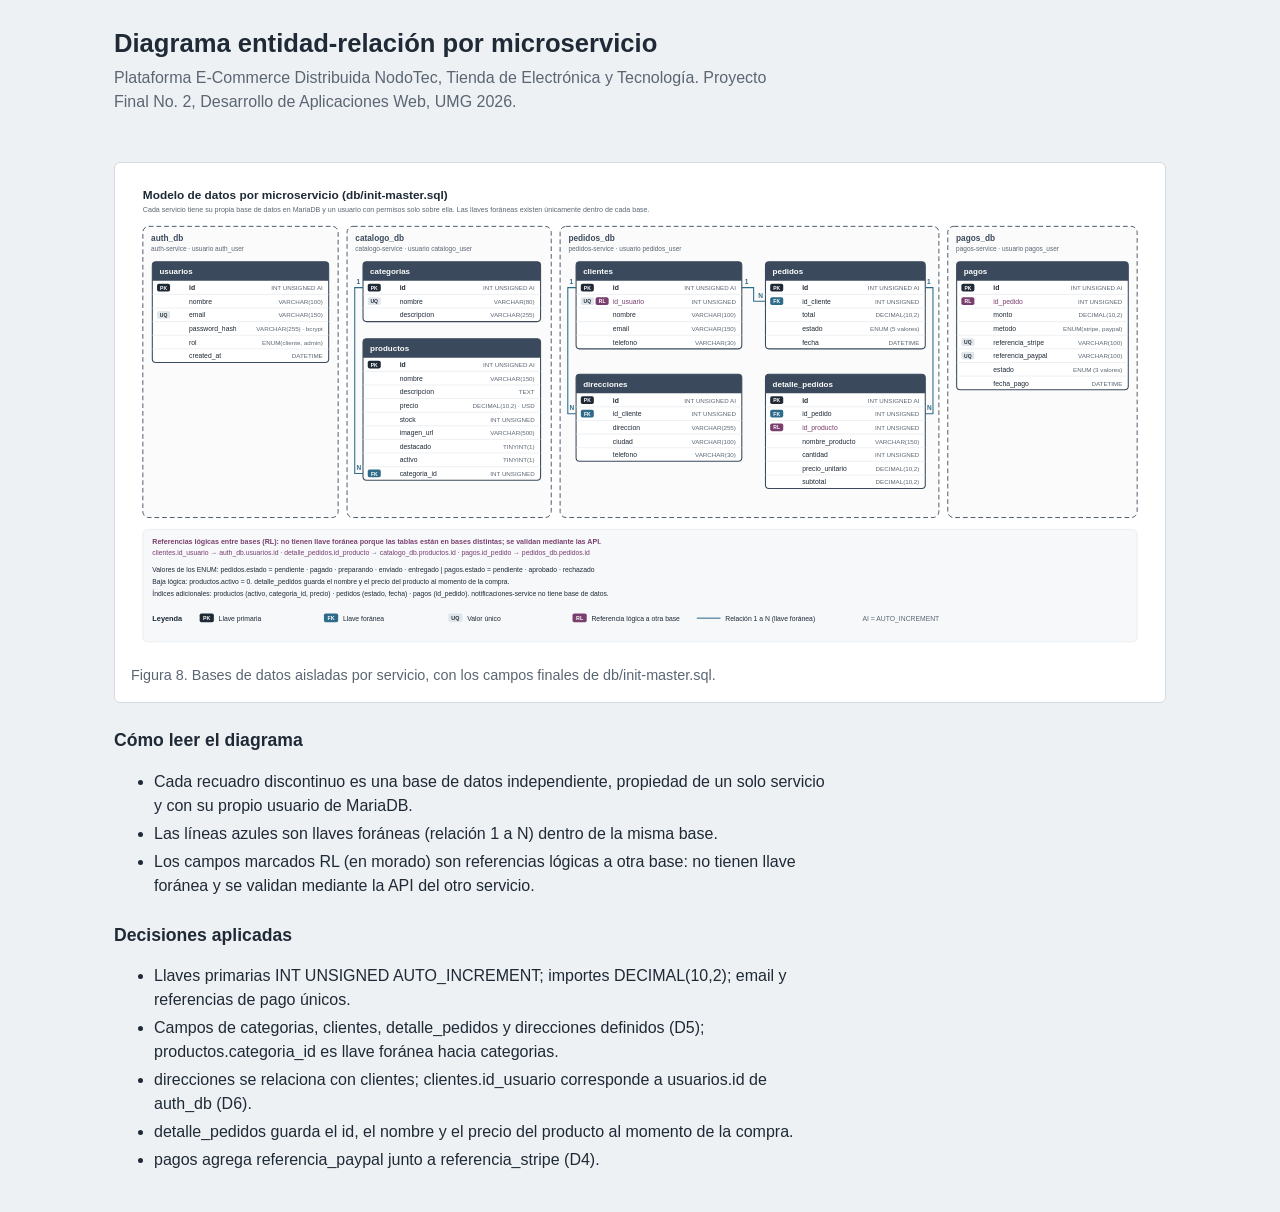
<file: docs/diagramas/diagrama2_der/der_por_servicio.html>
<!DOCTYPE html>
<html lang="es">
<head>
<meta charset="utf-8">
<meta name="viewport" content="width=device-width, initial-scale=1">
<title>Diagrama entidad-relación por microservicio</title>
<style>
  :root { --ink:#1f2a36; --muted:#5b6673; --line:#d5dbe1; --paper:#ffffff; --bg:#eef1f4; }
  * { box-sizing:border-box; }
  body { margin:0; background:var(--bg); color:var(--ink); font-family:"Segoe UI", Arial, Helvetica, sans-serif; line-height:1.5; }
  header, main { max-width:1100px; margin:0 auto; padding:24px; }
  h1 { font-size:1.6rem; margin:0 0 4px; }
  header p { margin:0; color:var(--muted); max-width:75ch; }
  figure { margin:0; background:var(--paper); border:1px solid var(--line); border-radius:6px; padding:16px; overflow-x:auto; }
  figure svg { max-width:100%; height:auto; display:block; margin:0 auto; }
  figcaption { margin-top:12px; color:var(--muted); font-size:.9rem; }
  section { margin-top:24px; max-width:80ch; }
  h2 { font-size:1.1rem; margin:0 0 8px; }
  li { margin-bottom:4px; }
  @media print { body { background:#fff; } figure { border:none; padding:0; } }
</style>
</head>
<body>
<header>
  <h1>Diagrama entidad-relación por microservicio</h1>
  <p>Plataforma E-Commerce Distribuida NodoTec, Tienda de Electrónica y Tecnología. Proyecto Final No. 2, Desarrollo de Aplicaciones Web, UMG 2026.</p>
</header>
<main>
  <figure>
    <svg xmlns="http://www.w3.org/2000/svg" viewBox="0 0 1720 800" width="1720" height="800" font-family="Arial, 'Liberation Sans', Helvetica, sans-serif">
<defs>
<marker id="m-ink" viewBox="0 0 10 10" refX="9" refY="5" markerWidth="8" markerHeight="8" orient="auto-start-reverse"><path d="M0,0 L10,5 L0,10 z" fill="#1f2a36"/></marker>
<marker id="m-purple" viewBox="0 0 10 10" refX="9" refY="5" markerWidth="8" markerHeight="8" orient="auto-start-reverse"><path d="M0,0 L10,5 L0,10 z" fill="#7a3f6e"/></marker>
<marker id="m-green" viewBox="0 0 10 10" refX="9" refY="5" markerWidth="8" markerHeight="8" orient="auto-start-reverse"><path d="M0,0 L10,5 L0,10 z" fill="#3f7d4f"/></marker>
<marker id="m-amber" viewBox="0 0 10 10" refX="9" refY="5" markerWidth="8" markerHeight="8" orient="auto-start-reverse"><path d="M0,0 L10,5 L0,10 z" fill="#8a5a00"/></marker>
<marker id="m-blue" viewBox="0 0 10 10" refX="9" refY="5" markerWidth="8" markerHeight="8" orient="auto-start-reverse"><path d="M0,0 L10,5 L0,10 z" fill="#2f6b8a"/></marker>
<marker id="m-muted" viewBox="0 0 10 10" refX="9" refY="5" markerWidth="8" markerHeight="8" orient="auto-start-reverse"><path d="M0,0 L10,5 L0,10 z" fill="#5b6673"/></marker>
</defs>
<rect width="1720" height="800" fill="#ffffff"/>
<text x="20" y="34" font-size="20" font-weight="bold" fill="#1f2a36" text-anchor="start">Modelo de datos por microservicio (db/init-master.sql)</text>
<text x="20" y="56" font-size="12" font-weight="normal" fill="#5b6673" text-anchor="start">Cada servicio tiene su propia base de datos en MariaDB y un usuario con permisos solo sobre ella. Las llaves foráneas existen únicamente dentro de cada base.</text>
<rect x="20" y="80" width="330" height="492" rx="10" fill="#fbfbfc" stroke="#3a4a5c" stroke-width="1.5" stroke-dasharray="8 5"/>
<text x="34" y="104" font-size="14" font-weight="bold" fill="#3a4a5c" text-anchor="start">auth_db</text>
<text x="34" y="122" font-size="11" font-weight="normal" fill="#5b6673" text-anchor="start">auth-service · usuario auth_user</text>
<rect x="36" y="140" width="298" height="170" rx="6" fill="#ffffff" stroke="#3a4a5c" stroke-width="1.8"/>
<path d="M36,172 V146 Q36,140 42,140 H328 Q334,140 334,146 V172 Z" fill="#3a4a5c"/>
<text x="48" y="161" font-size="13.5" font-weight="bold" fill="#ffffff" text-anchor="start">usuarios</text>
<rect x="44" y="177" width="22" height="13" rx="3" fill="#1f2a36"/>
<text x="55" y="187" font-size="8.5" font-weight="bold" fill="#ffffff" text-anchor="middle">PK</text>
<text x="98" y="188" font-size="11.5" font-weight="bold" fill="#1f2a36" text-anchor="start">id</text>
<text x="324" y="188" font-size="10.5" font-weight="normal" fill="#5b6673" text-anchor="end">INT UNSIGNED AI</text>
<line x1="36" y1="195" x2="334" y2="195" stroke="#e1e6eb" stroke-width="1"/>
<text x="98" y="211" font-size="11.5" font-weight="normal" fill="#1f2a36" text-anchor="start">nombre</text>
<text x="324" y="211" font-size="10.5" font-weight="normal" fill="#5b6673" text-anchor="end">VARCHAR(100)</text>
<line x1="36" y1="218" x2="334" y2="218" stroke="#e1e6eb" stroke-width="1"/>
<rect x="44" y="223" width="22" height="13" rx="3" fill="#e1e6eb"/>
<text x="55" y="233" font-size="8.5" font-weight="bold" fill="#1f2a36" text-anchor="middle">UQ</text>
<text x="98" y="234" font-size="11.5" font-weight="normal" fill="#1f2a36" text-anchor="start">email</text>
<text x="324" y="234" font-size="10.5" font-weight="normal" fill="#5b6673" text-anchor="end">VARCHAR(150)</text>
<line x1="36" y1="241" x2="334" y2="241" stroke="#e1e6eb" stroke-width="1"/>
<text x="98" y="257" font-size="11.5" font-weight="normal" fill="#1f2a36" text-anchor="start">password_hash</text>
<text x="324" y="257" font-size="10.5" font-weight="normal" fill="#5b6673" text-anchor="end">VARCHAR(255) · bcrypt</text>
<line x1="36" y1="264" x2="334" y2="264" stroke="#e1e6eb" stroke-width="1"/>
<text x="98" y="280" font-size="11.5" font-weight="normal" fill="#1f2a36" text-anchor="start">rol</text>
<text x="324" y="280" font-size="10.5" font-weight="normal" fill="#5b6673" text-anchor="end">ENUM(cliente, admin)</text>
<line x1="36" y1="287" x2="334" y2="287" stroke="#e1e6eb" stroke-width="1"/>
<text x="98" y="303" font-size="11.5" font-weight="normal" fill="#1f2a36" text-anchor="start">created_at</text>
<text x="324" y="303" font-size="10.5" font-weight="normal" fill="#5b6673" text-anchor="end">DATETIME</text>
<rect x="365" y="80" width="345" height="492" rx="10" fill="#fbfbfc" stroke="#3a4a5c" stroke-width="1.5" stroke-dasharray="8 5"/>
<text x="379" y="104" font-size="14" font-weight="bold" fill="#3a4a5c" text-anchor="start">catalogo_db</text>
<text x="379" y="122" font-size="11" font-weight="normal" fill="#5b6673" text-anchor="start">catalogo-service · usuario catalogo_user</text>
<rect x="392" y="140" width="300" height="101" rx="6" fill="#ffffff" stroke="#3a4a5c" stroke-width="1.8"/>
<path d="M392,172 V146 Q392,140 398,140 H686 Q692,140 692,146 V172 Z" fill="#3a4a5c"/>
<text x="404" y="161" font-size="13.5" font-weight="bold" fill="#ffffff" text-anchor="start">categorias</text>
<rect x="400" y="177" width="22" height="13" rx="3" fill="#1f2a36"/>
<text x="411" y="187" font-size="8.5" font-weight="bold" fill="#ffffff" text-anchor="middle">PK</text>
<text x="454" y="188" font-size="11.5" font-weight="bold" fill="#1f2a36" text-anchor="start">id</text>
<text x="682" y="188" font-size="10.5" font-weight="normal" fill="#5b6673" text-anchor="end">INT UNSIGNED AI</text>
<line x1="392" y1="195" x2="692" y2="195" stroke="#e1e6eb" stroke-width="1"/>
<rect x="400" y="200" width="22" height="13" rx="3" fill="#e1e6eb"/>
<text x="411" y="210" font-size="8.5" font-weight="bold" fill="#1f2a36" text-anchor="middle">UQ</text>
<text x="454" y="211" font-size="11.5" font-weight="normal" fill="#1f2a36" text-anchor="start">nombre</text>
<text x="682" y="211" font-size="10.5" font-weight="normal" fill="#5b6673" text-anchor="end">VARCHAR(80)</text>
<line x1="392" y1="218" x2="692" y2="218" stroke="#e1e6eb" stroke-width="1"/>
<text x="454" y="234" font-size="11.5" font-weight="normal" fill="#1f2a36" text-anchor="start">descripcion</text>
<text x="682" y="234" font-size="10.5" font-weight="normal" fill="#5b6673" text-anchor="end">VARCHAR(255)</text>
<rect x="392" y="270" width="300" height="239" rx="6" fill="#ffffff" stroke="#3a4a5c" stroke-width="1.8"/>
<path d="M392,302 V276 Q392,270 398,270 H686 Q692,270 692,276 V302 Z" fill="#3a4a5c"/>
<text x="404" y="291" font-size="13.5" font-weight="bold" fill="#ffffff" text-anchor="start">productos</text>
<rect x="400" y="307" width="22" height="13" rx="3" fill="#1f2a36"/>
<text x="411" y="317" font-size="8.5" font-weight="bold" fill="#ffffff" text-anchor="middle">PK</text>
<text x="454" y="318" font-size="11.5" font-weight="bold" fill="#1f2a36" text-anchor="start">id</text>
<text x="682" y="318" font-size="10.5" font-weight="normal" fill="#5b6673" text-anchor="end">INT UNSIGNED AI</text>
<line x1="392" y1="325" x2="692" y2="325" stroke="#e1e6eb" stroke-width="1"/>
<text x="454" y="341" font-size="11.5" font-weight="normal" fill="#1f2a36" text-anchor="start">nombre</text>
<text x="682" y="341" font-size="10.5" font-weight="normal" fill="#5b6673" text-anchor="end">VARCHAR(150)</text>
<line x1="392" y1="348" x2="692" y2="348" stroke="#e1e6eb" stroke-width="1"/>
<text x="454" y="364" font-size="11.5" font-weight="normal" fill="#1f2a36" text-anchor="start">descripcion</text>
<text x="682" y="364" font-size="10.5" font-weight="normal" fill="#5b6673" text-anchor="end">TEXT</text>
<line x1="392" y1="371" x2="692" y2="371" stroke="#e1e6eb" stroke-width="1"/>
<text x="454" y="387" font-size="11.5" font-weight="normal" fill="#1f2a36" text-anchor="start">precio</text>
<text x="682" y="387" font-size="10.5" font-weight="normal" fill="#5b6673" text-anchor="end">DECIMAL(10,2) · USD</text>
<line x1="392" y1="394" x2="692" y2="394" stroke="#e1e6eb" stroke-width="1"/>
<text x="454" y="410" font-size="11.5" font-weight="normal" fill="#1f2a36" text-anchor="start">stock</text>
<text x="682" y="410" font-size="10.5" font-weight="normal" fill="#5b6673" text-anchor="end">INT UNSIGNED</text>
<line x1="392" y1="417" x2="692" y2="417" stroke="#e1e6eb" stroke-width="1"/>
<text x="454" y="433" font-size="11.5" font-weight="normal" fill="#1f2a36" text-anchor="start">imagen_url</text>
<text x="682" y="433" font-size="10.5" font-weight="normal" fill="#5b6673" text-anchor="end">VARCHAR(500)</text>
<line x1="392" y1="440" x2="692" y2="440" stroke="#e1e6eb" stroke-width="1"/>
<text x="454" y="456" font-size="11.5" font-weight="normal" fill="#1f2a36" text-anchor="start">destacado</text>
<text x="682" y="456" font-size="10.5" font-weight="normal" fill="#5b6673" text-anchor="end">TINYINT(1)</text>
<line x1="392" y1="463" x2="692" y2="463" stroke="#e1e6eb" stroke-width="1"/>
<text x="454" y="479" font-size="11.5" font-weight="normal" fill="#1f2a36" text-anchor="start">activo</text>
<text x="682" y="479" font-size="10.5" font-weight="normal" fill="#5b6673" text-anchor="end">TINYINT(1)</text>
<line x1="392" y1="486" x2="692" y2="486" stroke="#e1e6eb" stroke-width="1"/>
<rect x="400" y="491" width="22" height="13" rx="3" fill="#2f6b8a"/>
<text x="411" y="501" font-size="8.5" font-weight="bold" fill="#ffffff" text-anchor="middle">FK</text>
<text x="454" y="502" font-size="11.5" font-weight="normal" fill="#1f2a36" text-anchor="start">categoria_id</text>
<text x="682" y="502" font-size="10.5" font-weight="normal" fill="#5b6673" text-anchor="end">INT UNSIGNED</text>
<polyline points="392,183.5 378,183.5 378,497.5 392,497.5" fill="none" stroke="#2f6b8a" stroke-width="1.8"/>
<text x="381" y="177.5" font-size="11" font-weight="bold" fill="#2f6b8a" text-anchor="start">1</text>
<text x="381" y="491.5" font-size="11" font-weight="bold" fill="#2f6b8a" text-anchor="start">N</text>
<rect x="725" y="80" width="640" height="492" rx="10" fill="#fbfbfc" stroke="#3a4a5c" stroke-width="1.5" stroke-dasharray="8 5"/>
<text x="739" y="104" font-size="14" font-weight="bold" fill="#3a4a5c" text-anchor="start">pedidos_db</text>
<text x="739" y="122" font-size="11" font-weight="normal" fill="#5b6673" text-anchor="start">pedidos-service · usuario pedidos_user</text>
<rect x="752" y="140" width="280" height="147" rx="6" fill="#ffffff" stroke="#3a4a5c" stroke-width="1.8"/>
<path d="M752,172 V146 Q752,140 758,140 H1026 Q1032,140 1032,146 V172 Z" fill="#3a4a5c"/>
<text x="764" y="161" font-size="13.5" font-weight="bold" fill="#ffffff" text-anchor="start">clientes</text>
<rect x="760" y="177" width="22" height="13" rx="3" fill="#1f2a36"/>
<text x="771" y="187" font-size="8.5" font-weight="bold" fill="#ffffff" text-anchor="middle">PK</text>
<text x="814" y="188" font-size="11.5" font-weight="bold" fill="#1f2a36" text-anchor="start">id</text>
<text x="1022" y="188" font-size="10.5" font-weight="normal" fill="#5b6673" text-anchor="end">INT UNSIGNED AI</text>
<line x1="752" y1="195" x2="1032" y2="195" stroke="#e1e6eb" stroke-width="1"/>
<rect x="760" y="200" width="22" height="13" rx="3" fill="#e1e6eb"/>
<text x="771" y="210" font-size="8.5" font-weight="bold" fill="#1f2a36" text-anchor="middle">UQ</text>
<rect x="785" y="200" width="22" height="13" rx="3" fill="#7a3f6e"/>
<text x="796" y="210" font-size="8.5" font-weight="bold" fill="#ffffff" text-anchor="middle">RL</text>
<text x="814" y="211" font-size="11.5" font-weight="normal" fill="#7a3f6e" text-anchor="start">id_usuario</text>
<text x="1022" y="211" font-size="10.5" font-weight="normal" fill="#5b6673" text-anchor="end">INT UNSIGNED</text>
<line x1="752" y1="218" x2="1032" y2="218" stroke="#e1e6eb" stroke-width="1"/>
<text x="814" y="234" font-size="11.5" font-weight="normal" fill="#1f2a36" text-anchor="start">nombre</text>
<text x="1022" y="234" font-size="10.5" font-weight="normal" fill="#5b6673" text-anchor="end">VARCHAR(100)</text>
<line x1="752" y1="241" x2="1032" y2="241" stroke="#e1e6eb" stroke-width="1"/>
<text x="814" y="257" font-size="11.5" font-weight="normal" fill="#1f2a36" text-anchor="start">email</text>
<text x="1022" y="257" font-size="10.5" font-weight="normal" fill="#5b6673" text-anchor="end">VARCHAR(150)</text>
<line x1="752" y1="264" x2="1032" y2="264" stroke="#e1e6eb" stroke-width="1"/>
<text x="814" y="280" font-size="11.5" font-weight="normal" fill="#1f2a36" text-anchor="start">telefono</text>
<text x="1022" y="280" font-size="10.5" font-weight="normal" fill="#5b6673" text-anchor="end">VARCHAR(30)</text>
<rect x="752" y="330" width="280" height="147" rx="6" fill="#ffffff" stroke="#3a4a5c" stroke-width="1.8"/>
<path d="M752,362 V336 Q752,330 758,330 H1026 Q1032,330 1032,336 V362 Z" fill="#3a4a5c"/>
<text x="764" y="351" font-size="13.5" font-weight="bold" fill="#ffffff" text-anchor="start">direcciones</text>
<rect x="760" y="367" width="22" height="13" rx="3" fill="#1f2a36"/>
<text x="771" y="377" font-size="8.5" font-weight="bold" fill="#ffffff" text-anchor="middle">PK</text>
<text x="814" y="378" font-size="11.5" font-weight="bold" fill="#1f2a36" text-anchor="start">id</text>
<text x="1022" y="378" font-size="10.5" font-weight="normal" fill="#5b6673" text-anchor="end">INT UNSIGNED AI</text>
<line x1="752" y1="385" x2="1032" y2="385" stroke="#e1e6eb" stroke-width="1"/>
<rect x="760" y="390" width="22" height="13" rx="3" fill="#2f6b8a"/>
<text x="771" y="400" font-size="8.5" font-weight="bold" fill="#ffffff" text-anchor="middle">FK</text>
<text x="814" y="401" font-size="11.5" font-weight="normal" fill="#1f2a36" text-anchor="start">id_cliente</text>
<text x="1022" y="401" font-size="10.5" font-weight="normal" fill="#5b6673" text-anchor="end">INT UNSIGNED</text>
<line x1="752" y1="408" x2="1032" y2="408" stroke="#e1e6eb" stroke-width="1"/>
<text x="814" y="424" font-size="11.5" font-weight="normal" fill="#1f2a36" text-anchor="start">direccion</text>
<text x="1022" y="424" font-size="10.5" font-weight="normal" fill="#5b6673" text-anchor="end">VARCHAR(255)</text>
<line x1="752" y1="431" x2="1032" y2="431" stroke="#e1e6eb" stroke-width="1"/>
<text x="814" y="447" font-size="11.5" font-weight="normal" fill="#1f2a36" text-anchor="start">ciudad</text>
<text x="1022" y="447" font-size="10.5" font-weight="normal" fill="#5b6673" text-anchor="end">VARCHAR(100)</text>
<line x1="752" y1="454" x2="1032" y2="454" stroke="#e1e6eb" stroke-width="1"/>
<text x="814" y="470" font-size="11.5" font-weight="normal" fill="#1f2a36" text-anchor="start">telefono</text>
<text x="1022" y="470" font-size="10.5" font-weight="normal" fill="#5b6673" text-anchor="end">VARCHAR(30)</text>
<rect x="1072" y="140" width="270" height="147" rx="6" fill="#ffffff" stroke="#3a4a5c" stroke-width="1.8"/>
<path d="M1072,172 V146 Q1072,140 1078,140 H1336 Q1342,140 1342,146 V172 Z" fill="#3a4a5c"/>
<text x="1084" y="161" font-size="13.5" font-weight="bold" fill="#ffffff" text-anchor="start">pedidos</text>
<rect x="1080" y="177" width="22" height="13" rx="3" fill="#1f2a36"/>
<text x="1091" y="187" font-size="8.5" font-weight="bold" fill="#ffffff" text-anchor="middle">PK</text>
<text x="1134" y="188" font-size="11.5" font-weight="bold" fill="#1f2a36" text-anchor="start">id</text>
<text x="1332" y="188" font-size="10.5" font-weight="normal" fill="#5b6673" text-anchor="end">INT UNSIGNED AI</text>
<line x1="1072" y1="195" x2="1342" y2="195" stroke="#e1e6eb" stroke-width="1"/>
<rect x="1080" y="200" width="22" height="13" rx="3" fill="#2f6b8a"/>
<text x="1091" y="210" font-size="8.5" font-weight="bold" fill="#ffffff" text-anchor="middle">FK</text>
<text x="1134" y="211" font-size="11.5" font-weight="normal" fill="#1f2a36" text-anchor="start">id_cliente</text>
<text x="1332" y="211" font-size="10.5" font-weight="normal" fill="#5b6673" text-anchor="end">INT UNSIGNED</text>
<line x1="1072" y1="218" x2="1342" y2="218" stroke="#e1e6eb" stroke-width="1"/>
<text x="1134" y="234" font-size="11.5" font-weight="normal" fill="#1f2a36" text-anchor="start">total</text>
<text x="1332" y="234" font-size="10.5" font-weight="normal" fill="#5b6673" text-anchor="end">DECIMAL(10,2)</text>
<line x1="1072" y1="241" x2="1342" y2="241" stroke="#e1e6eb" stroke-width="1"/>
<text x="1134" y="257" font-size="11.5" font-weight="normal" fill="#1f2a36" text-anchor="start">estado</text>
<text x="1332" y="257" font-size="10.5" font-weight="normal" fill="#5b6673" text-anchor="end">ENUM (5 valores)</text>
<line x1="1072" y1="264" x2="1342" y2="264" stroke="#e1e6eb" stroke-width="1"/>
<text x="1134" y="280" font-size="11.5" font-weight="normal" fill="#1f2a36" text-anchor="start">fecha</text>
<text x="1332" y="280" font-size="10.5" font-weight="normal" fill="#5b6673" text-anchor="end">DATETIME</text>
<rect x="1072" y="330" width="270" height="193" rx="6" fill="#ffffff" stroke="#3a4a5c" stroke-width="1.8"/>
<path d="M1072,362 V336 Q1072,330 1078,330 H1336 Q1342,330 1342,336 V362 Z" fill="#3a4a5c"/>
<text x="1084" y="351" font-size="13.5" font-weight="bold" fill="#ffffff" text-anchor="start">detalle_pedidos</text>
<rect x="1080" y="367" width="22" height="13" rx="3" fill="#1f2a36"/>
<text x="1091" y="377" font-size="8.5" font-weight="bold" fill="#ffffff" text-anchor="middle">PK</text>
<text x="1134" y="378" font-size="11.5" font-weight="bold" fill="#1f2a36" text-anchor="start">id</text>
<text x="1332" y="378" font-size="10.5" font-weight="normal" fill="#5b6673" text-anchor="end">INT UNSIGNED AI</text>
<line x1="1072" y1="385" x2="1342" y2="385" stroke="#e1e6eb" stroke-width="1"/>
<rect x="1080" y="390" width="22" height="13" rx="3" fill="#2f6b8a"/>
<text x="1091" y="400" font-size="8.5" font-weight="bold" fill="#ffffff" text-anchor="middle">FK</text>
<text x="1134" y="401" font-size="11.5" font-weight="normal" fill="#1f2a36" text-anchor="start">id_pedido</text>
<text x="1332" y="401" font-size="10.5" font-weight="normal" fill="#5b6673" text-anchor="end">INT UNSIGNED</text>
<line x1="1072" y1="408" x2="1342" y2="408" stroke="#e1e6eb" stroke-width="1"/>
<rect x="1080" y="413" width="22" height="13" rx="3" fill="#7a3f6e"/>
<text x="1091" y="423" font-size="8.5" font-weight="bold" fill="#ffffff" text-anchor="middle">RL</text>
<text x="1134" y="424" font-size="11.5" font-weight="normal" fill="#7a3f6e" text-anchor="start">id_producto</text>
<text x="1332" y="424" font-size="10.5" font-weight="normal" fill="#5b6673" text-anchor="end">INT UNSIGNED</text>
<line x1="1072" y1="431" x2="1342" y2="431" stroke="#e1e6eb" stroke-width="1"/>
<text x="1134" y="447" font-size="11.5" font-weight="normal" fill="#1f2a36" text-anchor="start">nombre_producto</text>
<text x="1332" y="447" font-size="10.5" font-weight="normal" fill="#5b6673" text-anchor="end">VARCHAR(150)</text>
<line x1="1072" y1="454" x2="1342" y2="454" stroke="#e1e6eb" stroke-width="1"/>
<text x="1134" y="470" font-size="11.5" font-weight="normal" fill="#1f2a36" text-anchor="start">cantidad</text>
<text x="1332" y="470" font-size="10.5" font-weight="normal" fill="#5b6673" text-anchor="end">INT UNSIGNED</text>
<line x1="1072" y1="477" x2="1342" y2="477" stroke="#e1e6eb" stroke-width="1"/>
<text x="1134" y="493" font-size="11.5" font-weight="normal" fill="#1f2a36" text-anchor="start">precio_unitario</text>
<text x="1332" y="493" font-size="10.5" font-weight="normal" fill="#5b6673" text-anchor="end">DECIMAL(10,2)</text>
<line x1="1072" y1="500" x2="1342" y2="500" stroke="#e1e6eb" stroke-width="1"/>
<text x="1134" y="516" font-size="11.5" font-weight="normal" fill="#1f2a36" text-anchor="start">subtotal</text>
<text x="1332" y="516" font-size="10.5" font-weight="normal" fill="#5b6673" text-anchor="end">DECIMAL(10,2)</text>
<polyline points="752,183.5 738,183.5 738,396.5 752,396.5" fill="none" stroke="#2f6b8a" stroke-width="1.8"/>
<text x="741" y="177.5" font-size="11" font-weight="bold" fill="#2f6b8a" text-anchor="start">1</text>
<text x="741" y="390.5" font-size="11" font-weight="bold" fill="#2f6b8a" text-anchor="start">N</text>
<polyline points="1032,183.5 1052,183.5 1052,206.5 1072,206.5" fill="none" stroke="#2f6b8a" stroke-width="1.8"/>
<text x="1037" y="177.5" font-size="11" font-weight="bold" fill="#2f6b8a" text-anchor="start">1</text>
<text x="1060" y="200.5" font-size="11" font-weight="bold" fill="#2f6b8a" text-anchor="start">N</text>
<polyline points="1342,183.5 1355,183.5 1355,396.5 1342,396.5" fill="none" stroke="#2f6b8a" stroke-width="1.8"/>
<text x="1345" y="177.5" font-size="11" font-weight="bold" fill="#2f6b8a" text-anchor="start">1</text>
<text x="1345" y="390.5" font-size="11" font-weight="bold" fill="#2f6b8a" text-anchor="start">N</text>
<rect x="1380" y="80" width="320" height="492" rx="10" fill="#fbfbfc" stroke="#3a4a5c" stroke-width="1.5" stroke-dasharray="8 5"/>
<text x="1394" y="104" font-size="14" font-weight="bold" fill="#3a4a5c" text-anchor="start">pagos_db</text>
<text x="1394" y="122" font-size="11" font-weight="normal" fill="#5b6673" text-anchor="start">pagos-service · usuario pagos_user</text>
<rect x="1395" y="140" width="290" height="216" rx="6" fill="#ffffff" stroke="#3a4a5c" stroke-width="1.8"/>
<path d="M1395,172 V146 Q1395,140 1401,140 H1679 Q1685,140 1685,146 V172 Z" fill="#3a4a5c"/>
<text x="1407" y="161" font-size="13.5" font-weight="bold" fill="#ffffff" text-anchor="start">pagos</text>
<rect x="1403" y="177" width="22" height="13" rx="3" fill="#1f2a36"/>
<text x="1414" y="187" font-size="8.5" font-weight="bold" fill="#ffffff" text-anchor="middle">PK</text>
<text x="1457" y="188" font-size="11.5" font-weight="bold" fill="#1f2a36" text-anchor="start">id</text>
<text x="1675" y="188" font-size="10.5" font-weight="normal" fill="#5b6673" text-anchor="end">INT UNSIGNED AI</text>
<line x1="1395" y1="195" x2="1685" y2="195" stroke="#e1e6eb" stroke-width="1"/>
<rect x="1403" y="200" width="22" height="13" rx="3" fill="#7a3f6e"/>
<text x="1414" y="210" font-size="8.5" font-weight="bold" fill="#ffffff" text-anchor="middle">RL</text>
<text x="1457" y="211" font-size="11.5" font-weight="normal" fill="#7a3f6e" text-anchor="start">id_pedido</text>
<text x="1675" y="211" font-size="10.5" font-weight="normal" fill="#5b6673" text-anchor="end">INT UNSIGNED</text>
<line x1="1395" y1="218" x2="1685" y2="218" stroke="#e1e6eb" stroke-width="1"/>
<text x="1457" y="234" font-size="11.5" font-weight="normal" fill="#1f2a36" text-anchor="start">monto</text>
<text x="1675" y="234" font-size="10.5" font-weight="normal" fill="#5b6673" text-anchor="end">DECIMAL(10,2)</text>
<line x1="1395" y1="241" x2="1685" y2="241" stroke="#e1e6eb" stroke-width="1"/>
<text x="1457" y="257" font-size="11.5" font-weight="normal" fill="#1f2a36" text-anchor="start">metodo</text>
<text x="1675" y="257" font-size="10.5" font-weight="normal" fill="#5b6673" text-anchor="end">ENUM(stripe, paypal)</text>
<line x1="1395" y1="264" x2="1685" y2="264" stroke="#e1e6eb" stroke-width="1"/>
<rect x="1403" y="269" width="22" height="13" rx="3" fill="#e1e6eb"/>
<text x="1414" y="279" font-size="8.5" font-weight="bold" fill="#1f2a36" text-anchor="middle">UQ</text>
<text x="1457" y="280" font-size="11.5" font-weight="normal" fill="#1f2a36" text-anchor="start">referencia_stripe</text>
<text x="1675" y="280" font-size="10.5" font-weight="normal" fill="#5b6673" text-anchor="end">VARCHAR(100)</text>
<line x1="1395" y1="287" x2="1685" y2="287" stroke="#e1e6eb" stroke-width="1"/>
<rect x="1403" y="292" width="22" height="13" rx="3" fill="#e1e6eb"/>
<text x="1414" y="302" font-size="8.5" font-weight="bold" fill="#1f2a36" text-anchor="middle">UQ</text>
<text x="1457" y="303" font-size="11.5" font-weight="normal" fill="#1f2a36" text-anchor="start">referencia_paypal</text>
<text x="1675" y="303" font-size="10.5" font-weight="normal" fill="#5b6673" text-anchor="end">VARCHAR(100)</text>
<line x1="1395" y1="310" x2="1685" y2="310" stroke="#e1e6eb" stroke-width="1"/>
<text x="1457" y="326" font-size="11.5" font-weight="normal" fill="#1f2a36" text-anchor="start">estado</text>
<text x="1675" y="326" font-size="10.5" font-weight="normal" fill="#5b6673" text-anchor="end">ENUM (3 valores)</text>
<line x1="1395" y1="333" x2="1685" y2="333" stroke="#e1e6eb" stroke-width="1"/>
<text x="1457" y="349" font-size="11.5" font-weight="normal" fill="#1f2a36" text-anchor="start">fecha_pago</text>
<text x="1675" y="349" font-size="10.5" font-weight="normal" fill="#5b6673" text-anchor="end">DATETIME</text>
<rect x="20" y="592" width="1680" height="190" rx="8" fill="#f6f8fa" stroke="#e1e6eb" stroke-width="1"/>
<text x="36" y="616" font-size="12" font-weight="bold" fill="#7a3f6e" text-anchor="start">Referencias lógicas entre bases (RL): no tienen llave foránea porque las tablas están en bases distintas; se validan mediante las API.</text>
<text x="36" y="636" font-size="11.5" font-weight="normal" fill="#7a3f6e" text-anchor="start">clientes.id_usuario → auth_db.usuarios.id   ·   detalle_pedidos.id_producto → catalogo_db.productos.id   ·   pagos.id_pedido → pedidos_db.pedidos.id</text>
<text x="36" y="664" font-size="11.5" font-weight="normal" fill="#1f2a36" text-anchor="start">Valores de los ENUM:  pedidos.estado = pendiente · pagado · preparando · enviado · entregado   |   pagos.estado = pendiente · aprobado · rechazado</text>
<text x="36" y="684" font-size="11.5" font-weight="normal" fill="#1f2a36" text-anchor="start">Baja lógica: productos.activo = 0.   detalle_pedidos guarda el nombre y el precio del producto al momento de la compra.</text>
<text x="36" y="704" font-size="11.5" font-weight="normal" fill="#1f2a36" text-anchor="start">Índices adicionales: productos (activo, categoria_id, precio) · pedidos (estado, fecha) · pagos (id_pedido).   notificaciones-service no tiene base de datos.</text>
<text x="36" y="746" font-size="12.5" font-weight="bold" fill="#1f2a36" text-anchor="start">Leyenda</text>
<rect x="116" y="734" width="24" height="15" rx="3" fill="#1f2a36"/>
<text x="128" y="745" font-size="9" font-weight="bold" fill="#ffffff" text-anchor="middle">PK</text>
<text x="148" y="746" font-size="11.5" font-weight="normal" fill="#1f2a36" text-anchor="start">Llave primaria</text>
<rect x="326" y="734" width="24" height="15" rx="3" fill="#2f6b8a"/>
<text x="338" y="745" font-size="9" font-weight="bold" fill="#ffffff" text-anchor="middle">FK</text>
<text x="358" y="746" font-size="11.5" font-weight="normal" fill="#1f2a36" text-anchor="start">Llave foránea</text>
<rect x="536" y="734" width="24" height="15" rx="3" fill="#e1e6eb"/>
<text x="548" y="745" font-size="9" font-weight="bold" fill="#1f2a36" text-anchor="middle">UQ</text>
<text x="568" y="746" font-size="11.5" font-weight="normal" fill="#1f2a36" text-anchor="start">Valor único</text>
<rect x="746" y="734" width="24" height="15" rx="3" fill="#7a3f6e"/>
<text x="758" y="745" font-size="9" font-weight="bold" fill="#ffffff" text-anchor="middle">RL</text>
<text x="778" y="746" font-size="11.5" font-weight="normal" fill="#1f2a36" text-anchor="start">Referencia lógica a otra base</text>
<polyline points="956,742 996,742" fill="none" stroke="#2f6b8a" stroke-width="1.8"/>
<text x="1004" y="746" font-size="11.5" font-weight="normal" fill="#1f2a36" text-anchor="start">Relación 1 a N (llave foránea)</text>
<text x="1236" y="746" font-size="11.5" font-weight="normal" fill="#5b6673" text-anchor="start">AI = AUTO_INCREMENT</text>
</svg>
    <figcaption>Figura 8. Bases de datos aisladas por servicio, con los campos finales de db/init-master.sql.</figcaption>
  </figure>
  <section>
    <h2>Cómo leer el diagrama</h2>
    <ul>
      <li>Cada recuadro discontinuo es una base de datos independiente, propiedad de un solo servicio y con su propio usuario de MariaDB.</li>
      <li>Las líneas azules son llaves foráneas (relación 1 a N) dentro de la misma base.</li>
      <li>Los campos marcados RL (en morado) son referencias lógicas a otra base: no tienen llave foránea y se validan mediante la API del otro servicio.</li>
    </ul>
  </section>
  <section>
    <h2>Decisiones aplicadas</h2>
    <ul>
      <li>Llaves primarias INT UNSIGNED AUTO_INCREMENT; importes DECIMAL(10,2); email y referencias de pago únicos.</li>
      <li>Campos de categorias, clientes, detalle_pedidos y direcciones definidos (D5); productos.categoria_id es llave foránea hacia categorias.</li>
      <li>direcciones se relaciona con clientes; clientes.id_usuario corresponde a usuarios.id de auth_db (D6).</li>
      <li>detalle_pedidos guarda el id, el nombre y el precio del producto al momento de la compra.</li>
      <li>pagos agrega referencia_paypal junto a referencia_stripe (D4).</li>
    </ul>
  </section>
</main>
</body>
</html>
</file>
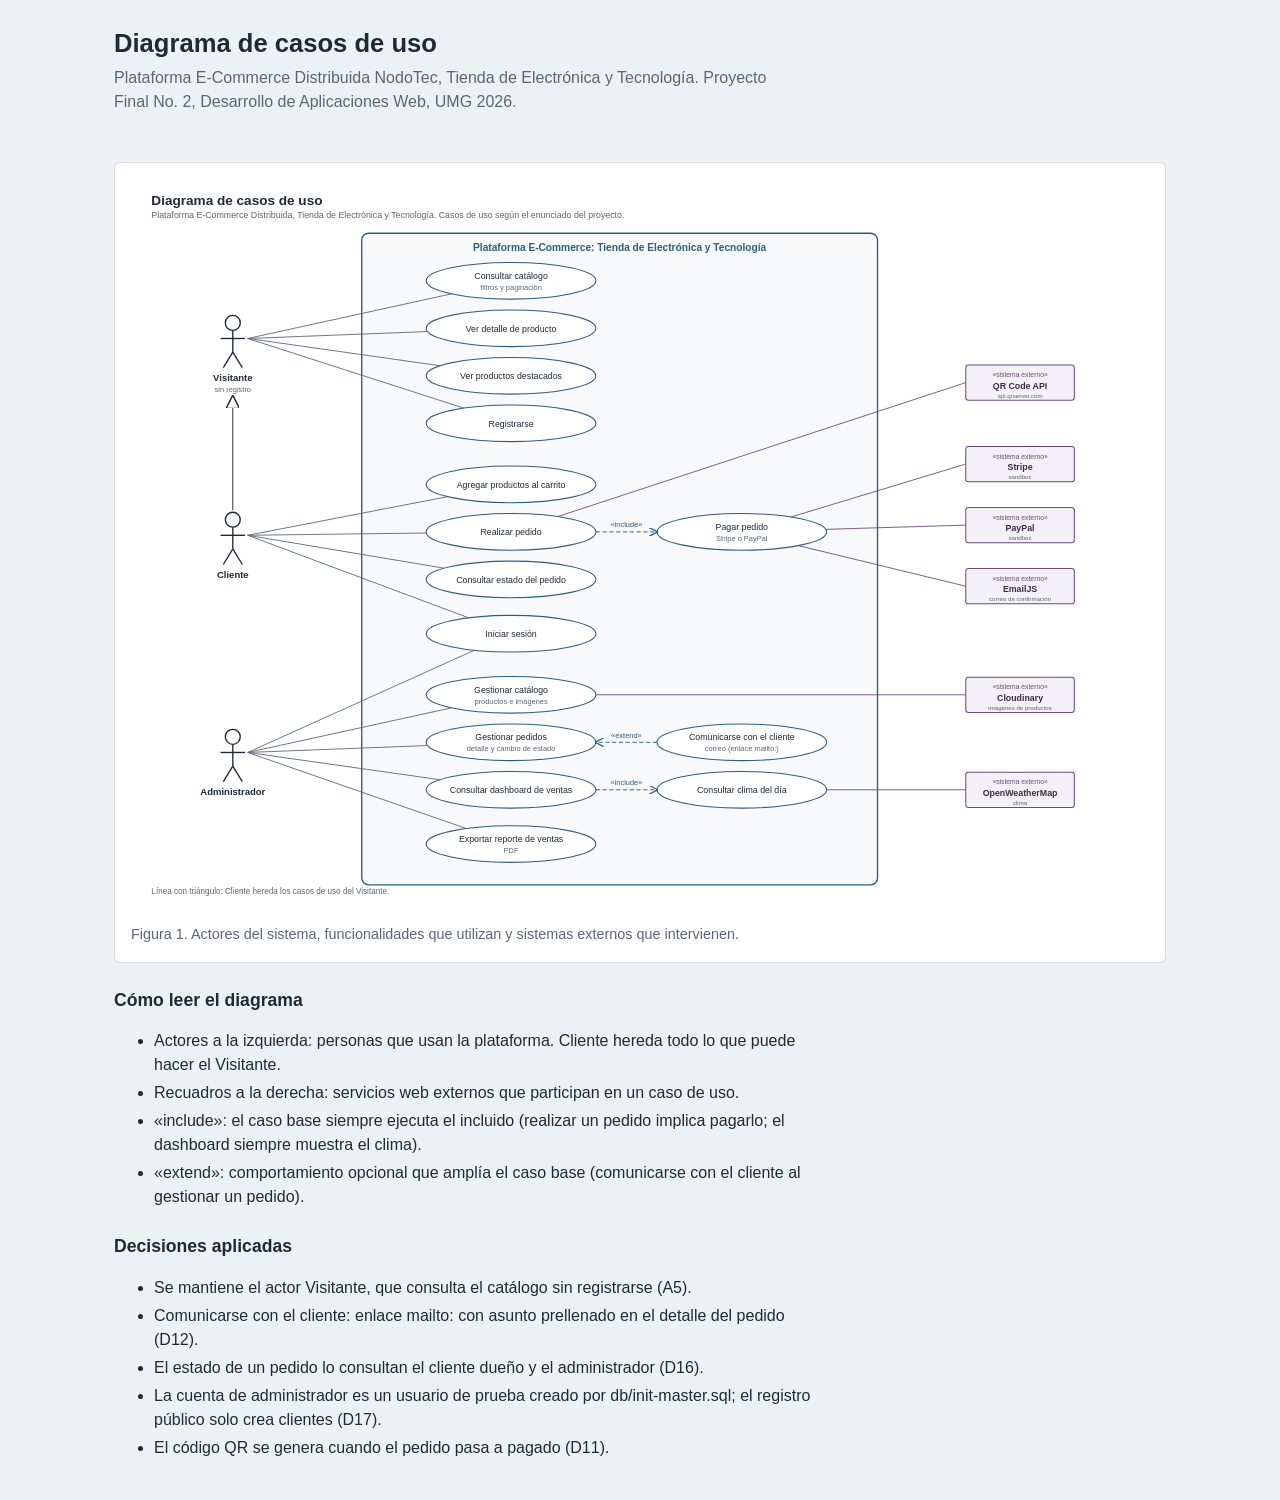
<file: docs/diagramas/diagrama3_casos_uso/casos_de_uso.html>
<!DOCTYPE html>
<html lang="es">
<head>
<meta charset="utf-8">
<meta name="viewport" content="width=device-width, initial-scale=1">
<title>Diagrama de casos de uso</title>
<style>
  :root { --ink:#1f2a36; --muted:#5b6673; --line:#d5dbe1; --paper:#ffffff; --bg:#eef1f4; }
  * { box-sizing:border-box; }
  body { margin:0; background:var(--bg); color:var(--ink); font-family:"Segoe UI", Arial, Helvetica, sans-serif; line-height:1.5; }
  header, main { max-width:1100px; margin:0 auto; padding:24px; }
  h1 { font-size:1.6rem; margin:0 0 4px; }
  header p { margin:0; color:var(--muted); max-width:75ch; }
  figure { margin:0; background:var(--paper); border:1px solid var(--line); border-radius:6px; padding:16px; overflow-x:auto; }
  figure svg { max-width:100%; height:auto; display:block; margin:0 auto; }
  figcaption { margin-top:12px; color:var(--muted); font-size:.9rem; }
  section { margin-top:24px; max-width:80ch; }
  h2 { font-size:1.1rem; margin:0 0 8px; }
  li { margin-bottom:4px; }
  @media print { body { background:#fff; } figure { border:none; padding:0; } }
</style>
</head>
<body>
<header>
  <h1>Diagrama de casos de uso</h1>
  <p>Plataforma E-Commerce Distribuida NodoTec, Tienda de Electrónica y Tecnología. Proyecto Final No. 2, Desarrollo de Aplicaciones Web, UMG 2026.</p>
</header>
<main>
  <figure>
    <svg xmlns="http://www.w3.org/2000/svg" viewBox="0 0 1500 1080" width="1500" height="1080" font-family="Arial, Helvetica, sans-serif" xmlns:c2pa="http://c2pa.org/manifest"><metadata><c2pa:manifest>[base64]/[base64]/[base64]/[base64]/[base64]/3cyjxFA3Qo5S46fX0/ihY0VZ7mfb9KF703t5OjWDBWMA4GA1UdDwEB/wQEAwIHgDAVBgNVHSUEDjAMBgorBgEEAYPoXgIBMAwGA1UdEwEB/wQCMAAwHwYDVR0jBBgwFoAUzlHiBIFOZFsj+OPEz5o+nMHXXMIwCgYIKoZIzj0EAwMDZwAwZAIwMXMdFJ4BetLLVY7ORuE9noqbbAZOZn/aArXyTwFAZfKrPzxF2vPoJNf1+UCdg1XGAjBwX1zd9WGqYkqmL5SFqw1QySjr1zJfpJM9+1rdDwSPLMOPOjKuiXjoU/[base64]/5Evw7f1wsaHGommdlKAlKdA=</c2pa:manifest></metadata><rect width="1500" height="1080" fill="#fff"/><defs><marker id="open" viewBox="0 0 10 10" refX="9" refY="5" markerWidth="9" markerHeight="9" orient="auto-start-reverse"><path d="M0,0 L10,5 L0,10" fill="none" stroke="#2f5d7c" stroke-width="1.5"/></marker><marker id="tri" viewBox="0 0 12 12" refX="11" refY="6" markerWidth="14" markerHeight="14" orient="auto"><path d="M0,0 L12,6 L0,12 Z" fill="#fff" stroke="#1f2a36" stroke-width="1.3"/></marker></defs><text x="30" y="38" font-size="20" text-anchor="start" font-weight="bold" fill="#1f2a36">Diagrama de casos de uso</text><text x="30" y="58" font-size="13" text-anchor="start" font-weight="normal" fill="#5b6673">Plataforma E-Commerce Distribuida, Tienda de Electrónica y Tecnología. Casos de uso según el enunciado del proyecto.</text><rect x="340" y="80" width="760" height="960" rx="10" fill="#f7f9fb" stroke="#2f5d7c" stroke-width="2"/><text x="720" y="106" font-size="15" text-anchor="middle" font-weight="bold" fill="#2f5d7c">Plataforma E-Commerce: Tienda de Electrónica y Tecnología</text><ellipse cx="560" cy="150" rx="125" ry="27" fill="#ffffff" stroke="#2f5d7c" stroke-width="1.6"/><text x="560" y="147" font-size="13" text-anchor="middle" font-weight="normal" fill="#1f2a36">Consultar catálogo</text><text x="560" y="163" font-size="11" text-anchor="middle" font-weight="normal" fill="#5b6673">filtros y paginación</text><ellipse cx="560" cy="220" rx="125" ry="27" fill="#ffffff" stroke="#2f5d7c" stroke-width="1.6"/><text x="560" y="225" font-size="13" text-anchor="middle" font-weight="normal" fill="#1f2a36">Ver detalle de producto</text><ellipse cx="560" cy="290" rx="125" ry="27" fill="#ffffff" stroke="#2f5d7c" stroke-width="1.6"/><text x="560" y="295" font-size="13" text-anchor="middle" font-weight="normal" fill="#1f2a36">Ver productos destacados</text><ellipse cx="560" cy="360" rx="125" ry="27" fill="#ffffff" stroke="#2f5d7c" stroke-width="1.6"/><text x="560" y="365" font-size="13" text-anchor="middle" font-weight="normal" fill="#1f2a36">Registrarse</text><ellipse cx="560" cy="450" rx="125" ry="27" fill="#ffffff" stroke="#2f5d7c" stroke-width="1.6"/><text x="560" y="455" font-size="13" text-anchor="middle" font-weight="normal" fill="#1f2a36">Agregar productos al carrito</text><ellipse cx="560" cy="520" rx="125" ry="27" fill="#ffffff" stroke="#2f5d7c" stroke-width="1.6"/><text x="560" y="525" font-size="13" text-anchor="middle" font-weight="normal" fill="#1f2a36">Realizar pedido</text><ellipse cx="560" cy="590" rx="125" ry="27" fill="#ffffff" stroke="#2f5d7c" stroke-width="1.6"/><text x="560" y="595" font-size="13" text-anchor="middle" font-weight="normal" fill="#1f2a36">Consultar estado del pedido</text><ellipse cx="560" cy="670" rx="125" ry="27" fill="#ffffff" stroke="#2f5d7c" stroke-width="1.6"/><text x="560" y="675" font-size="13" text-anchor="middle" font-weight="normal" fill="#1f2a36">Iniciar sesión</text><ellipse cx="560" cy="760" rx="125" ry="27" fill="#ffffff" stroke="#2f5d7c" stroke-width="1.6"/><text x="560" y="757" font-size="13" text-anchor="middle" font-weight="normal" fill="#1f2a36">Gestionar catálogo</text><text x="560" y="773" font-size="11" text-anchor="middle" font-weight="normal" fill="#5b6673">productos e imágenes</text><ellipse cx="560" cy="830" rx="125" ry="27" fill="#ffffff" stroke="#2f5d7c" stroke-width="1.6"/><text x="560" y="827" font-size="13" text-anchor="middle" font-weight="normal" fill="#1f2a36">Gestionar pedidos</text><text x="560" y="843" font-size="11" text-anchor="middle" font-weight="normal" fill="#5b6673">detalle y cambio de estado</text><ellipse cx="560" cy="900" rx="125" ry="27" fill="#ffffff" stroke="#2f5d7c" stroke-width="1.6"/><text x="560" y="905" font-size="13" text-anchor="middle" font-weight="normal" fill="#1f2a36">Consultar dashboard de ventas</text><ellipse cx="560" cy="980" rx="125" ry="27" fill="#ffffff" stroke="#2f5d7c" stroke-width="1.6"/><text x="560" y="977" font-size="13" text-anchor="middle" font-weight="normal" fill="#1f2a36">Exportar reporte de ventas</text><text x="560" y="993" font-size="11" text-anchor="middle" font-weight="normal" fill="#5b6673">PDF</text><ellipse cx="900" cy="520" rx="125" ry="27" fill="#ffffff" stroke="#2f5d7c" stroke-width="1.6"/><text x="900" y="517" font-size="13" text-anchor="middle" font-weight="normal" fill="#1f2a36">Pagar pedido</text><text x="900" y="533" font-size="11" text-anchor="middle" font-weight="normal" fill="#5b6673">Stripe o PayPal</text><ellipse cx="900" cy="830" rx="125" ry="27" fill="#ffffff" stroke="#2f5d7c" stroke-width="1.6"/><text x="900" y="827" font-size="13" text-anchor="middle" font-weight="normal" fill="#1f2a36">Comunicarse con el cliente</text><text x="900" y="843" font-size="11" text-anchor="middle" font-weight="normal" fill="#5b6673">correo (enlace mailto:)</text><ellipse cx="900" cy="900" rx="125" ry="27" fill="#ffffff" stroke="#2f5d7c" stroke-width="1.6"/><text x="900" y="905" font-size="13" text-anchor="middle" font-weight="normal" fill="#1f2a36">Consultar clima del día</text><line x1="685.0" y1="520.0" x2="775.0" y2="520.0" stroke="#2f5d7c" stroke-width="1.4" stroke-dasharray="6 4" marker-end="url(#open)"/><text x="730.0" y="513.0" font-size="11" text-anchor="middle" font-weight="normal" fill="#2f5d7c">«include»</text><line x1="775.0" y1="830.0" x2="685.0" y2="830.0" stroke="#2f5d7c" stroke-width="1.4" stroke-dasharray="6 4" marker-end="url(#open)"/><text x="730.0" y="823.0" font-size="11" text-anchor="middle" font-weight="normal" fill="#2f5d7c">«extend»</text><line x1="685.0" y1="900.0" x2="775.0" y2="900.0" stroke="#2f5d7c" stroke-width="1.4" stroke-dasharray="6 4" marker-end="url(#open)"/><text x="730.0" y="893.0" font-size="11" text-anchor="middle" font-weight="normal" fill="#2f5d7c">«include»</text><g stroke="#1f2a36" stroke-width="2" fill="none"><circle cx="150" cy="212" r="11"/><line x1="150" y1="223" x2="150" y2="255"/><line x1="132" y1="235" x2="168" y2="235"/><line x1="150" y1="255" x2="136" y2="278"/><line x1="150" y1="255" x2="164" y2="278"/></g><text x="150" y="298" font-size="14" text-anchor="middle" font-weight="bold" fill="#1f2a36">Visitante</text><text x="150" y="314" font-size="11" text-anchor="middle" font-weight="normal" fill="#5b6673">sin registro</text><g stroke="#1f2a36" stroke-width="2" fill="none"><circle cx="150" cy="502" r="11"/><line x1="150" y1="513" x2="150" y2="545"/><line x1="132" y1="525" x2="168" y2="525"/><line x1="150" y1="545" x2="136" y2="568"/><line x1="150" y1="545" x2="164" y2="568"/></g><text x="150" y="588" font-size="14" text-anchor="middle" font-weight="bold" fill="#1f2a36">Cliente</text><g stroke="#1f2a36" stroke-width="2" fill="none"><circle cx="150" cy="822" r="11"/><line x1="150" y1="833" x2="150" y2="865"/><line x1="132" y1="845" x2="168" y2="845"/><line x1="150" y1="865" x2="136" y2="888"/><line x1="150" y1="865" x2="164" y2="888"/></g><text x="150" y="908" font-size="14" text-anchor="middle" font-weight="bold" fill="#1f2a36">Administrador</text><line x1="150" y1="488" x2="150" y2="320" stroke="#1f2a36" stroke-width="1.4" marker-end="url(#tri)"/><line x1="172" y1="235" x2="472.2379748844513" y2="169.22621684232382" stroke="#5b6673" stroke-width="1.3"/><line x1="172" y1="235" x2="436.9552737754101" y2="224.756883745796" stroke="#5b6673" stroke-width="1.3"/><line x1="172" y1="235" x2="455.4945831344414" y2="275.1860878154492" stroke="#5b6673" stroke-width="1.3"/><line x1="172" y1="235" x2="490.38976901900287" y2="337.5740235241633" stroke="#5b6673" stroke-width="1.3"/><line x1="172" y1="525" x2="466.8525102638484" y2="468.0053137376582" stroke="#5b6673" stroke-width="1.3"/><line x1="172" y1="525" x2="435.2218664372063" y2="521.6079656386958" stroke="#5b6673" stroke-width="1.3"/><line x1="172" y1="525" x2="461.22597270452536" y2="573.452804705655" stroke="#5b6673" stroke-width="1.3"/><line x1="172" y1="525" x2="497.4483896175712" y2="646.6237538519274" stroke="#5b6673" stroke-width="1.3"/><line x1="172" y1="845" x2="506.0091666346677" y2="694.3515356673535" stroke="#5b6673" stroke-width="1.3"/><line x1="172" y1="845" x2="472.2379748844513" y2="779.2262168423238" stroke="#5b6673" stroke-width="1.3"/><line x1="172" y1="845" x2="436.9552737754101" y2="834.756883745796" stroke="#5b6673" stroke-width="1.3"/><line x1="172" y1="845" x2="455.4945831344414" y2="885.1860878154491" stroke="#5b6673" stroke-width="1.3"/><line x1="172" y1="845" x2="494.07118296871386" y2="957.060849744269" stroke="#5b6673" stroke-width="1.3"/><rect x="1230" y="274" width="160" height="52" rx="4" fill="#f4f0f7" stroke="#6b4c7a" stroke-width="1.5"/><text x="1310" y="292" font-size="10" text-anchor="middle" font-weight="normal" fill="#6b4c7a">«sistema externo»</text><text x="1310" y="309" font-size="13" text-anchor="middle" font-weight="bold" fill="#3f2a4a">QR Code API</text><text x="1310" y="322" font-size="9" text-anchor="middle" font-weight="normal" fill="#5b6673">api.qrserver.com</text><rect x="1230" y="394" width="160" height="52" rx="4" fill="#f4f0f7" stroke="#6b4c7a" stroke-width="1.5"/><text x="1310" y="412" font-size="10" text-anchor="middle" font-weight="normal" fill="#6b4c7a">«sistema externo»</text><text x="1310" y="429" font-size="13" text-anchor="middle" font-weight="bold" fill="#3f2a4a">Stripe</text><text x="1310" y="442" font-size="9" text-anchor="middle" font-weight="normal" fill="#5b6673">sandbox</text><rect x="1230" y="484" width="160" height="52" rx="4" fill="#f4f0f7" stroke="#6b4c7a" stroke-width="1.5"/><text x="1310" y="502" font-size="10" text-anchor="middle" font-weight="normal" fill="#6b4c7a">«sistema externo»</text><text x="1310" y="519" font-size="13" text-anchor="middle" font-weight="bold" fill="#3f2a4a">PayPal</text><text x="1310" y="532" font-size="9" text-anchor="middle" font-weight="normal" fill="#5b6673">sandbox</text><rect x="1230" y="574" width="160" height="52" rx="4" fill="#f4f0f7" stroke="#6b4c7a" stroke-width="1.5"/><text x="1310" y="592" font-size="10" text-anchor="middle" font-weight="normal" fill="#6b4c7a">«sistema externo»</text><text x="1310" y="609" font-size="13" text-anchor="middle" font-weight="bold" fill="#3f2a4a">EmailJS</text><text x="1310" y="622" font-size="9" text-anchor="middle" font-weight="normal" fill="#5b6673">correo de confirmación</text><rect x="1230" y="734" width="160" height="52" rx="4" fill="#f4f0f7" stroke="#6b4c7a" stroke-width="1.5"/><text x="1310" y="752" font-size="10" text-anchor="middle" font-weight="normal" fill="#6b4c7a">«sistema externo»</text><text x="1310" y="769" font-size="13" text-anchor="middle" font-weight="bold" fill="#3f2a4a">Cloudinary</text><text x="1310" y="782" font-size="9" text-anchor="middle" font-weight="normal" fill="#5b6673">imágenes de productos</text><rect x="1230" y="874" width="160" height="52" rx="4" fill="#f4f0f7" stroke="#6b4c7a" stroke-width="1.5"/><text x="1310" y="892" font-size="10" text-anchor="middle" font-weight="normal" fill="#6b4c7a">«sistema externo»</text><text x="1310" y="909" font-size="13" text-anchor="middle" font-weight="bold" fill="#3f2a4a">OpenWeatherMap</text><text x="1310" y="922" font-size="9" text-anchor="middle" font-weight="normal" fill="#5b6673">clima</text><line x1="628.6964829098515" y1="497.442945910198" x2="1230" y2="300" stroke="#6b4c7a" stroke-width="1.3"/><line x1="972.5546014641022" y1="498.01375713209023" x2="1230" y2="420" stroke="#6b4c7a" stroke-width="1.3"/><line x1="1023.787753380665" y1="516.2488559581617" x2="1230" y2="510" stroke="#6b4c7a" stroke-width="1.3"/><line x1="983.1554852158183" y1="540.158905506865" x2="1230" y2="600" stroke="#6b4c7a" stroke-width="1.3"/><line x1="685.0" y1="760.0" x2="1230" y2="760" stroke="#6b4c7a" stroke-width="1.3"/><line x1="1025.0" y1="900.0" x2="1230" y2="900" stroke="#6b4c7a" stroke-width="1.3"/><text x="30" y="1054" font-size="12" text-anchor="start" font-weight="normal" fill="#5b6673">Línea con triángulo: Cliente hereda los casos de uso del Visitante.</text></svg>
    <figcaption>Figura 1. Actores del sistema, funcionalidades que utilizan y sistemas externos que intervienen.</figcaption>
  </figure>
  <section>
    <h2>Cómo leer el diagrama</h2>
    <ul>
      <li>Actores a la izquierda: personas que usan la plataforma. Cliente hereda todo lo que puede hacer el Visitante.</li>
      <li>Recuadros a la derecha: servicios web externos que participan en un caso de uso.</li>
      <li>«include»: el caso base siempre ejecuta el incluido (realizar un pedido implica pagarlo; el dashboard siempre muestra el clima).</li>
      <li>«extend»: comportamiento opcional que amplía el caso base (comunicarse con el cliente al gestionar un pedido).</li>
    </ul>
  </section>
  <section>
    <h2>Decisiones aplicadas</h2>
    <ul>
      <li>Se mantiene el actor Visitante, que consulta el catálogo sin registrarse (A5).</li>
      <li>Comunicarse con el cliente: enlace mailto: con asunto prellenado en el detalle del pedido (D12).</li>
      <li>El estado de un pedido lo consultan el cliente dueño y el administrador (D16).</li>
      <li>La cuenta de administrador es un usuario de prueba creado por db/init-master.sql; el registro público solo crea clientes (D17).</li>
      <li>El código QR se genera cuando el pedido pasa a pagado (D11).</li>
    </ul>
  </section>
</main>
</body>
</html>
</file>
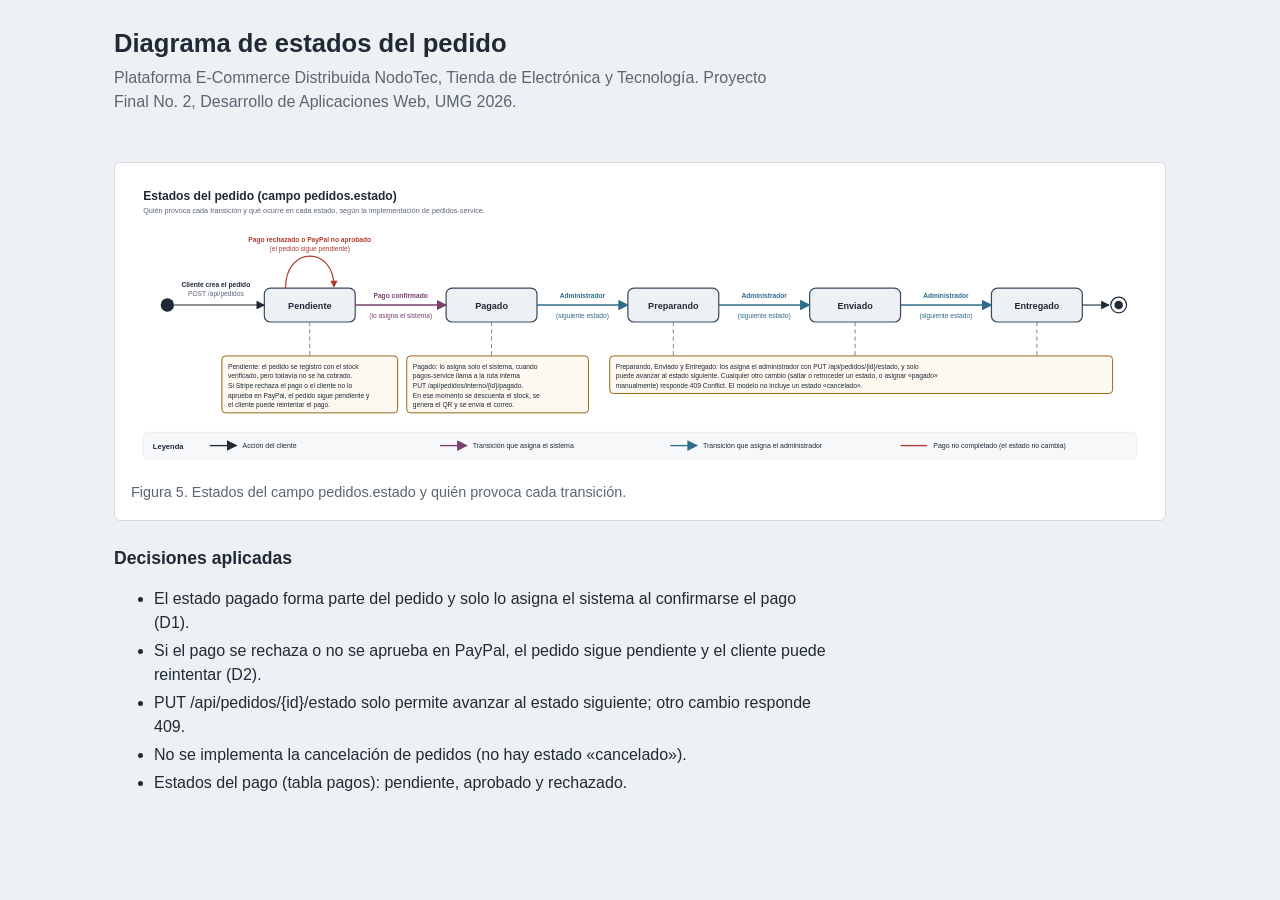
<file: docs/diagramas/diagrama4_estados/estados_pedido.html>
<!DOCTYPE html>
<html lang="es">
<head>
<meta charset="utf-8">
<meta name="viewport" content="width=device-width, initial-scale=1">
<title>Diagrama de estados del pedido</title>
<style>
  :root { --ink:#1f2a36; --muted:#5b6673; --line:#d5dbe1; --paper:#ffffff; --bg:#eef1f4; }
  * { box-sizing:border-box; }
  body { margin:0; background:var(--bg); color:var(--ink); font-family:"Segoe UI", Arial, Helvetica, sans-serif; line-height:1.5; }
  header, main { max-width:1100px; margin:0 auto; padding:24px; }
  h1 { font-size:1.6rem; margin:0 0 4px; }
  header p { margin:0; color:var(--muted); max-width:75ch; }
  figure { margin:0; background:var(--paper); border:1px solid var(--line); border-radius:6px; padding:16px; overflow-x:auto; }
  figure svg { max-width:100%; height:auto; display:block; margin:0 auto; }
  figcaption { margin-top:12px; color:var(--muted); font-size:.9rem; }
  section { margin-top:24px; max-width:80ch; }
  h2 { font-size:1.1rem; margin:0 0 8px; }
  li { margin-bottom:4px; }
  @media print { body { background:#fff; } figure { border:none; padding:0; } }
</style>
</head>
<body>
<header>
  <h1>Diagrama de estados del pedido</h1>
  <p>Plataforma E-Commerce Distribuida NodoTec, Tienda de Electrónica y Tecnología. Proyecto Final No. 2, Desarrollo de Aplicaciones Web, UMG 2026.</p>
</header>
<main>
  <figure>
    <svg xmlns="http://www.w3.org/2000/svg" viewBox="0 0 1680 480" width="1680" height="480" font-family="Arial, 'Liberation Sans', Helvetica, sans-serif">
<defs>
<marker id="m-ink" viewBox="0 0 10 10" refX="9" refY="5" markerWidth="8" markerHeight="8" orient="auto-start-reverse"><path d="M0,0 L10,5 L0,10 z" fill="#1f2a36"/></marker>
<marker id="m-purple" viewBox="0 0 10 10" refX="9" refY="5" markerWidth="8" markerHeight="8" orient="auto-start-reverse"><path d="M0,0 L10,5 L0,10 z" fill="#7a3f6e"/></marker>
<marker id="m-green" viewBox="0 0 10 10" refX="9" refY="5" markerWidth="8" markerHeight="8" orient="auto-start-reverse"><path d="M0,0 L10,5 L0,10 z" fill="#3f7d4f"/></marker>
<marker id="m-amber" viewBox="0 0 10 10" refX="9" refY="5" markerWidth="8" markerHeight="8" orient="auto-start-reverse"><path d="M0,0 L10,5 L0,10 z" fill="#8a5a00"/></marker>
<marker id="m-blue" viewBox="0 0 10 10" refX="9" refY="5" markerWidth="8" markerHeight="8" orient="auto-start-reverse"><path d="M0,0 L10,5 L0,10 z" fill="#2f6b8a"/></marker>
<marker id="m-muted" viewBox="0 0 10 10" refX="9" refY="5" markerWidth="8" markerHeight="8" orient="auto-start-reverse"><path d="M0,0 L10,5 L0,10 z" fill="#5b6673"/></marker>
</defs>
<rect width="1680" height="480" fill="#ffffff"/>
<text x="20" y="34" font-size="20" font-weight="bold" fill="#1f2a36" text-anchor="start">Estados del pedido (campo pedidos.estado)</text>
<text x="20" y="56" font-size="12" font-weight="normal" fill="#5b6673" text-anchor="start">Quién provoca cada transición y qué ocurre en cada estado, según la implementación de pedidos-service.</text>
<rect x="220" y="180" width="150" height="56" rx="10" fill="#eef1f4" stroke="#3a4a5c" stroke-width="2"/>
<text x="295.0" y="214" font-size="15" font-weight="bold" fill="#1f2a36" text-anchor="middle">Pendiente</text>
<rect x="520" y="180" width="150" height="56" rx="10" fill="#eef1f4" stroke="#3a4a5c" stroke-width="2"/>
<text x="595.0" y="214" font-size="15" font-weight="bold" fill="#1f2a36" text-anchor="middle">Pagado</text>
<rect x="820" y="180" width="150" height="56" rx="10" fill="#eef1f4" stroke="#3a4a5c" stroke-width="2"/>
<text x="895.0" y="214" font-size="15" font-weight="bold" fill="#1f2a36" text-anchor="middle">Preparando</text>
<rect x="1120" y="180" width="150" height="56" rx="10" fill="#eef1f4" stroke="#3a4a5c" stroke-width="2"/>
<text x="1195.0" y="214" font-size="15" font-weight="bold" fill="#1f2a36" text-anchor="middle">Enviado</text>
<rect x="1420" y="180" width="150" height="56" rx="10" fill="#eef1f4" stroke="#3a4a5c" stroke-width="2"/>
<text x="1495.0" y="214" font-size="15" font-weight="bold" fill="#1f2a36" text-anchor="middle">Entregado</text>
<circle cx="60" cy="208.0" r="11" fill="#1f2a36"/>
<polyline points="71,208.0 220,208.0" fill="none" stroke="#1f2a36" stroke-width="1.8" marker-end="url(#m-ink)"/>
<text x="140" y="178.0" font-size="11" font-weight="bold" fill="#1f2a36" text-anchor="middle">Cliente crea el pedido</text>
<text x="140" y="193.0" font-size="11" font-weight="normal" fill="#5b6673" text-anchor="middle">POST /api/pedidos</text>
<polyline points="1570,208.0 1614,208.0" fill="none" stroke="#1f2a36" stroke-width="1.8" marker-end="url(#m-ink)"/>
<circle cx="1630" cy="208.0" r="13" fill="#ffffff" stroke="#1f2a36" stroke-width="2"/>
<circle cx="1630" cy="208.0" r="7" fill="#1f2a36"/>
<path d="M255,180 C255,110 335,110 335,178" fill="none" stroke="#b03a2e" stroke-width="2"/>
<path d="M329,168 L335,179 L341,168 z" fill="#b03a2e"/>
<text x="295" y="104" font-size="11" font-weight="bold" fill="#b03a2e" text-anchor="middle">Pago rechazado o PayPal no aprobado</text>
<text x="295" y="119" font-size="11" font-weight="normal" fill="#b03a2e" text-anchor="middle">(el pedido sigue pendiente)</text>
<polyline points="370,208.0 520,208.0" fill="none" stroke="#7a3f6e" stroke-width="2.2" marker-end="url(#m-purple)"/>
<text x="445.0" y="196.0" font-size="11" font-weight="bold" fill="#7a3f6e" text-anchor="middle">Pago confirmado</text>
<text x="445.0" y="230.0" font-size="11" font-weight="normal" fill="#7a3f6e" text-anchor="middle">(lo asigna el sistema)</text>
<polyline points="670,208.0 820,208.0" fill="none" stroke="#2f6b8a" stroke-width="2.2" marker-end="url(#m-blue)"/>
<text x="745.0" y="196.0" font-size="11" font-weight="bold" fill="#2f6b8a" text-anchor="middle">Administrador</text>
<text x="745.0" y="230.0" font-size="11" font-weight="normal" fill="#2f6b8a" text-anchor="middle">(siguiente estado)</text>
<polyline points="970,208.0 1120,208.0" fill="none" stroke="#2f6b8a" stroke-width="2.2" marker-end="url(#m-blue)"/>
<text x="1045.0" y="196.0" font-size="11" font-weight="bold" fill="#2f6b8a" text-anchor="middle">Administrador</text>
<text x="1045.0" y="230.0" font-size="11" font-weight="normal" fill="#2f6b8a" text-anchor="middle">(siguiente estado)</text>
<polyline points="1270,208.0 1420,208.0" fill="none" stroke="#2f6b8a" stroke-width="2.2" marker-end="url(#m-blue)"/>
<text x="1345.0" y="196.0" font-size="11" font-weight="bold" fill="#2f6b8a" text-anchor="middle">Administrador</text>
<text x="1345.0" y="230.0" font-size="11" font-weight="normal" fill="#2f6b8a" text-anchor="middle">(siguiente estado)</text>
<polyline points="295.0,236 295.0,292" fill="none" stroke="#5b6673" stroke-width="1.3" stroke-dasharray="7 5"/>
<rect x="150" y="292" width="290" height="94" rx="6" fill="#fdf9f1" stroke="#8a5a00" stroke-width="1.5"/>
<text x="160" y="313" font-size="11" font-weight="normal" fill="#1f2a36" text-anchor="start">Pendiente: el pedido se registró con el stock</text>
<text x="160" y="329" font-size="11" font-weight="normal" fill="#1f2a36" text-anchor="start">verificado, pero todavía no se ha cobrado.</text>
<text x="160" y="345" font-size="11" font-weight="normal" fill="#1f2a36" text-anchor="start">Si Stripe rechaza el pago o el cliente no lo</text>
<text x="160" y="361" font-size="11" font-weight="normal" fill="#1f2a36" text-anchor="start">aprueba en PayPal, el pedido sigue pendiente y</text>
<text x="160" y="377" font-size="11" font-weight="normal" fill="#1f2a36" text-anchor="start">el cliente puede reintentar el pago.</text>
<polyline points="595.0,236 595.0,292" fill="none" stroke="#5b6673" stroke-width="1.3" stroke-dasharray="7 5"/>
<rect x="455" y="292" width="300" height="94" rx="6" fill="#fdf9f1" stroke="#8a5a00" stroke-width="1.5"/>
<text x="465" y="313" font-size="11" font-weight="normal" fill="#1f2a36" text-anchor="start">Pagado: lo asigna solo el sistema, cuando</text>
<text x="465" y="329" font-size="11" font-weight="normal" fill="#1f2a36" text-anchor="start">pagos-service llama a la ruta interna</text>
<text x="465" y="345" font-size="11" font-weight="normal" fill="#1f2a36" text-anchor="start">PUT /api/pedidos/interno/{id}/pagado.</text>
<text x="465" y="361" font-size="11" font-weight="normal" fill="#1f2a36" text-anchor="start">En ese momento se descuenta el stock, se</text>
<text x="465" y="377" font-size="11" font-weight="normal" fill="#1f2a36" text-anchor="start">genera el QR y se envía el correo.</text>
<rect x="790" y="292" width="830" height="62" rx="6" fill="#fdf9f1" stroke="#8a5a00" stroke-width="1.5"/>
<text x="800" y="313" font-size="11" font-weight="normal" fill="#1f2a36" text-anchor="start">Preparando, Enviado y Entregado: los asigna el administrador con PUT /api/pedidos/{id}/estado, y solo</text>
<text x="800" y="329" font-size="11" font-weight="normal" fill="#1f2a36" text-anchor="start">puede avanzar al estado siguiente. Cualquier otro cambio (saltar o retroceder un estado, o asignar «pagado»</text>
<text x="800" y="345" font-size="11" font-weight="normal" fill="#1f2a36" text-anchor="start">manualmente) responde 409 Conflict. El modelo no incluye un estado «cancelado».</text>
<polyline points="895.0,236 895.0,292" fill="none" stroke="#5b6673" stroke-width="1.3" stroke-dasharray="7 5"/>
<polyline points="1195.0,236 1195.0,292" fill="none" stroke="#5b6673" stroke-width="1.3" stroke-dasharray="7 5"/>
<polyline points="1495.0,236 1495.0,292" fill="none" stroke="#5b6673" stroke-width="1.3" stroke-dasharray="7 5"/>
<rect x="20" y="418" width="1640" height="44" rx="8" fill="#f6f8fa" stroke="#e1e6eb" stroke-width="1"/>
<text x="36" y="445" font-size="12.5" font-weight="bold" fill="#1f2a36" text-anchor="start">Leyenda</text>
<polyline points="130,440 174,440" fill="none" stroke="#1f2a36" stroke-width="2.2" marker-end="url(#m-ink)"/>
<text x="184" y="444" font-size="11.5" font-weight="normal" fill="#1f2a36" text-anchor="start">Acción del cliente</text>
<polyline points="510,440 554,440" fill="none" stroke="#7a3f6e" stroke-width="2.2" marker-end="url(#m-purple)"/>
<text x="564" y="444" font-size="11.5" font-weight="normal" fill="#1f2a36" text-anchor="start">Transición que asigna el sistema</text>
<polyline points="890,440 934,440" fill="none" stroke="#2f6b8a" stroke-width="2.2" marker-end="url(#m-blue)"/>
<text x="944" y="444" font-size="11.5" font-weight="normal" fill="#1f2a36" text-anchor="start">Transición que asigna el administrador</text>
<polyline points="1270,440 1314,440" fill="none" stroke="#b03a2e" stroke-width="2.2"/>
<text x="1324" y="444" font-size="11.5" font-weight="normal" fill="#1f2a36" text-anchor="start">Pago no completado (el estado no cambia)</text>
</svg>
    <figcaption>Figura 5. Estados del campo pedidos.estado y quién provoca cada transición.</figcaption>
  </figure>
  <section>
    <h2>Decisiones aplicadas</h2>
    <ul>
      <li>El estado pagado forma parte del pedido y solo lo asigna el sistema al confirmarse el pago (D1).</li>
      <li>Si el pago se rechaza o no se aprueba en PayPal, el pedido sigue pendiente y el cliente puede reintentar (D2).</li>
      <li>PUT /api/pedidos/{id}/estado solo permite avanzar al estado siguiente; otro cambio responde 409.</li>
      <li>No se implementa la cancelación de pedidos (no hay estado «cancelado»).</li>
      <li>Estados del pago (tabla pagos): pendiente, aprobado y rechazado.</li>
    </ul>
  </section>
</main>
</body>
</html>
</file>
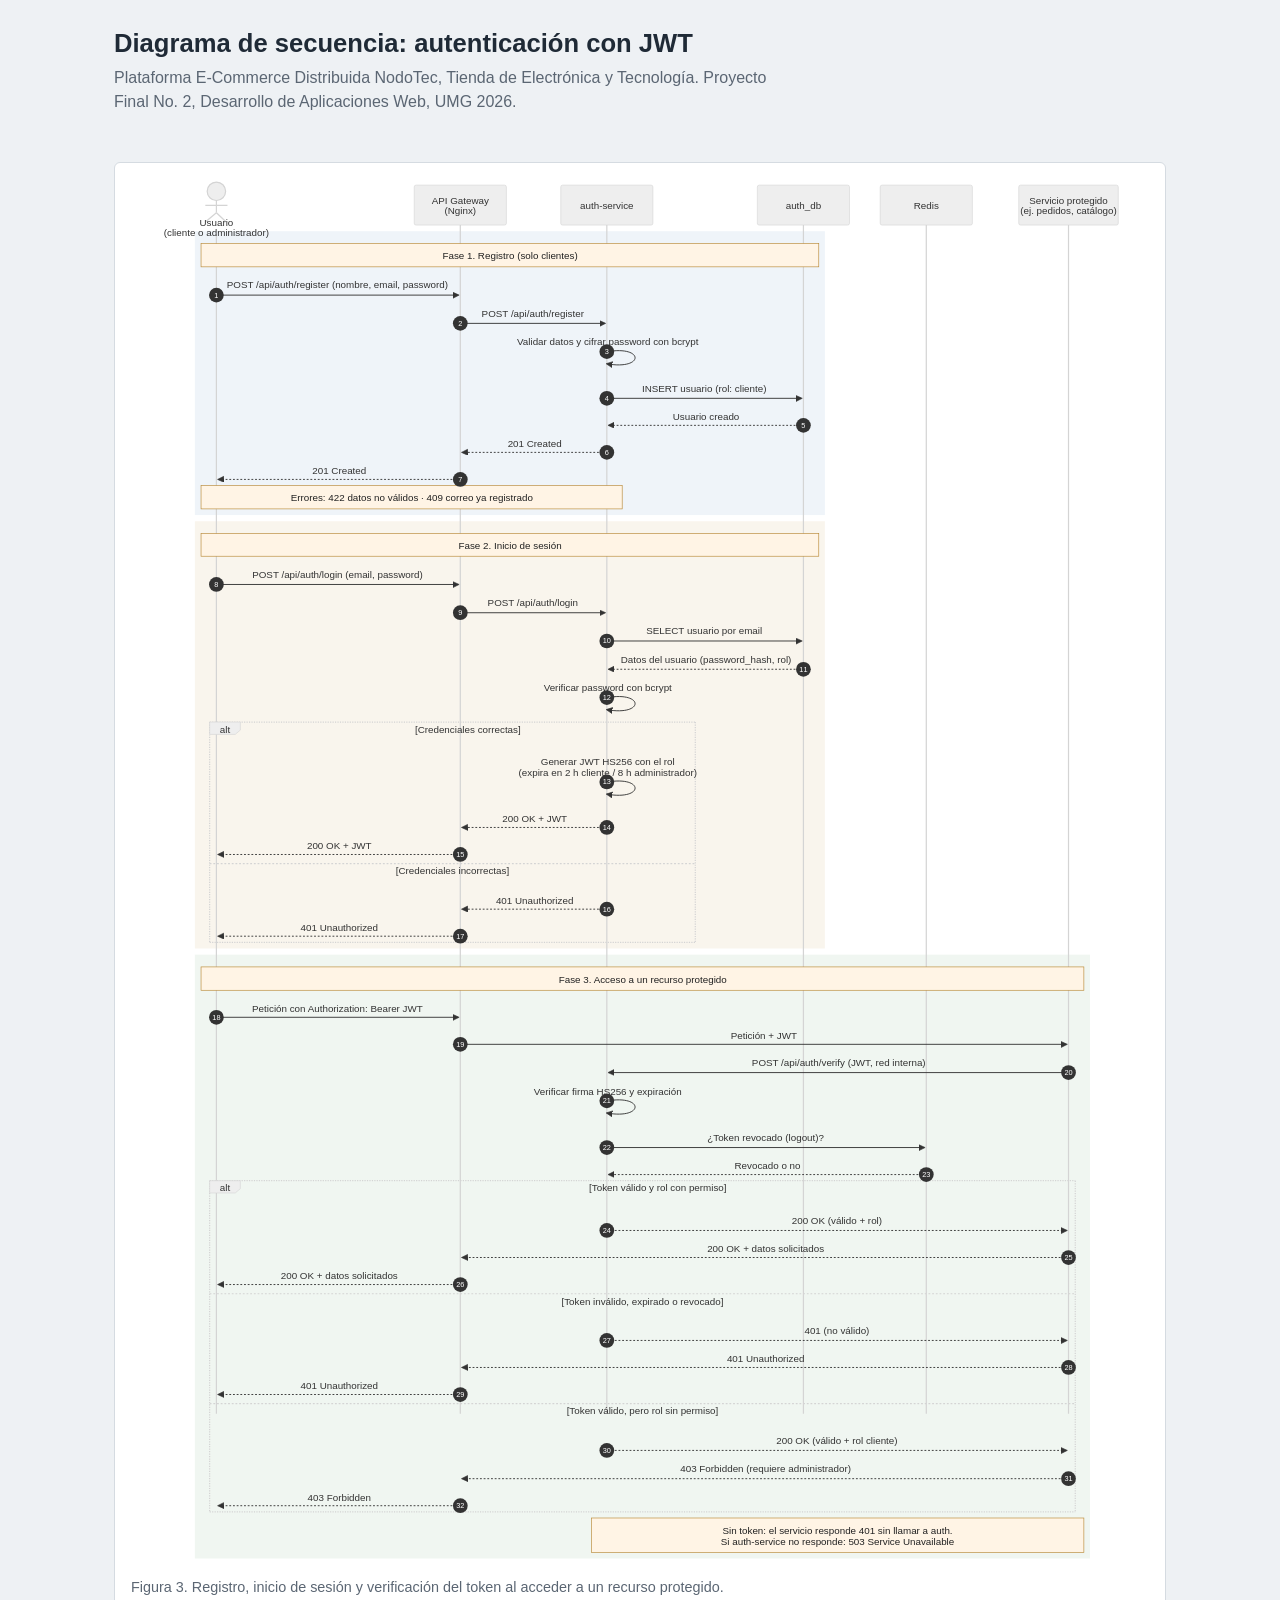
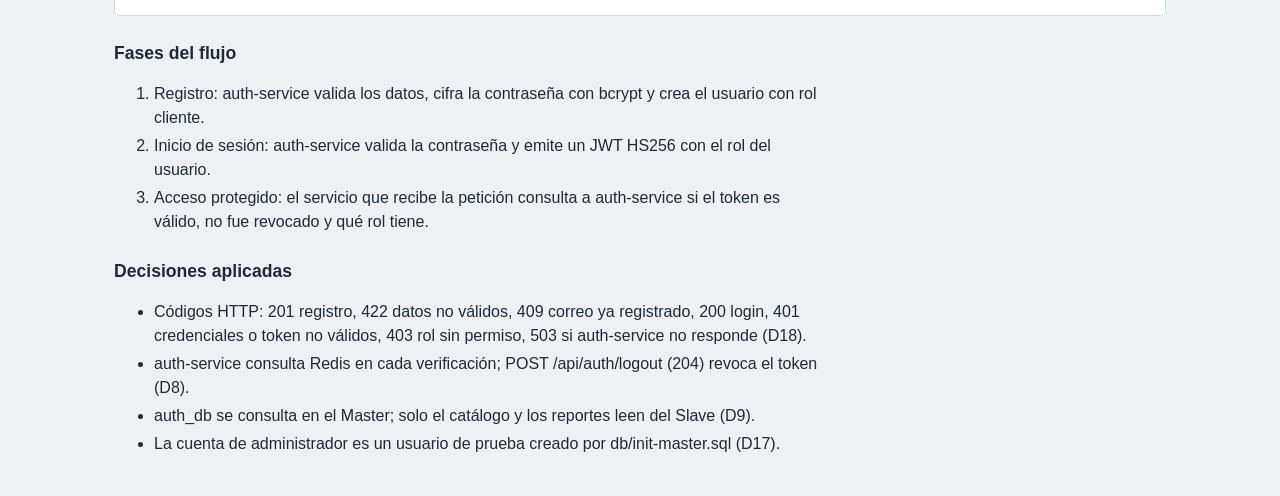
<file: docs/diagramas/diagrama5_autenticacion/secuencia_autenticacion.html>
<!DOCTYPE html>
<html lang="es">
<head>
<meta charset="utf-8">
<meta name="viewport" content="width=device-width, initial-scale=1">
<title>Diagrama de secuencia: autenticación con JWT</title>
<style>
  :root { --ink:#1f2a36; --muted:#5b6673; --line:#d5dbe1; --paper:#ffffff; --bg:#eef1f4; }
  * { box-sizing:border-box; }
  body { margin:0; background:var(--bg); color:var(--ink); font-family:"Segoe UI", Arial, Helvetica, sans-serif; line-height:1.5; }
  header, main { max-width:1100px; margin:0 auto; padding:24px; }
  h1 { font-size:1.6rem; margin:0 0 4px; }
  header p { margin:0; color:var(--muted); max-width:75ch; }
  figure { margin:0; background:var(--paper); border:1px solid var(--line); border-radius:6px; padding:16px; overflow-x:auto; }
  figure svg { max-width:100%; height:auto; display:block; margin:0 auto; }
  figcaption { margin-top:12px; color:var(--muted); font-size:.9rem; }
  section { margin-top:24px; max-width:80ch; }
  h2 { font-size:1.1rem; margin:0 0 8px; }
  li { margin-bottom:4px; }
  @media print { body { background:#fff; } figure { border:none; padding:0; } }
</style>
</head>
<body>
<header>
  <h1>Diagrama de secuencia: autenticación con JWT</h1>
  <p>Plataforma E-Commerce Distribuida NodoTec, Tienda de Electrónica y Tecnología. Proyecto Final No. 2, Desarrollo de Aplicaciones Web, UMG 2026.</p>
</header>
<main>
  <figure>
    <svg id="my-svg" width="1657" xmlns="http://www.w3.org/2000/svg" xmlns:xlink="http://www.w3.org/1999/xlink" height="2255.5" viewBox="-50 -10 1657 2255.5" role="graphics-document document" aria-roledescription="sequence" style="background-color: white;"><rect x="54" y="1252.5" fill="rgba(130,180,140,0.12)" width="1457" height="983" class="rect"/><rect x="54" y="547" fill="rgba(200,170,110,0.12)" width="1025.5" height="695.5" class="rect"/><rect x="54" y="75" fill="rgba(120,160,200,0.12)" width="1025.5" height="462" class="rect"/><g><line id="actor5" x1="1476" y1="65" x2="1476" y2="2000" class="actor-line 200" stroke-width="0.5px" stroke="#999" name="SRV" data-et="life-line" data-id="SRV"/><g id="root-5" data-et="participant" data-type="participant" data-id="SRV"><rect x="1395" y="0" fill="#eaeaea" stroke="#666" width="162" height="65" name="SRV" rx="3" ry="3" class="actor actor-top"/><text x="1476" y="32.5" dominant-baseline="central" alignment-baseline="central" class="actor actor-box" style="text-anchor: middle; font-size: 16px; font-weight: 400;"><tspan x="1476" dy="-8">Servicio protegido</tspan></text><text x="1476" y="32.5" dominant-baseline="central" alignment-baseline="central" class="actor actor-box" style="text-anchor: middle; font-size: 16px; font-weight: 400;"><tspan x="1476" dy="8">(ej. pedidos, catálogo)</tspan></text></g></g><g><line id="actor4" x1="1244.5" y1="65" x2="1244.5" y2="2000" class="actor-line 200" stroke-width="0.5px" stroke="#999" name="R" data-et="life-line" data-id="R"/><g id="root-4" data-et="participant" data-type="participant" data-id="R"><rect x="1169.5" y="0" fill="#eaeaea" stroke="#666" width="150" height="65" name="R" rx="3" ry="3" class="actor actor-top"/><text x="1244.5" y="32.5" dominant-baseline="central" alignment-baseline="central" class="actor actor-box" style="text-anchor: middle; font-size: 16px; font-weight: 400;"><tspan x="1244.5" dy="0">Redis</tspan></text></g></g><g><line id="actor3" x1="1044.5" y1="65" x2="1044.5" y2="2000" class="actor-line 200" stroke-width="0.5px" stroke="#999" name="DB" data-et="life-line" data-id="DB"/><g id="root-3" data-et="participant" data-type="participant" data-id="DB"><rect x="969.5" y="0" fill="#eaeaea" stroke="#666" width="150" height="65" name="DB" rx="3" ry="3" class="actor actor-top"/><text x="1044.5" y="32.5" dominant-baseline="central" alignment-baseline="central" class="actor actor-box" style="text-anchor: middle; font-size: 16px; font-weight: 400;"><tspan x="1044.5" dy="0">auth_db</tspan></text></g></g><g><line id="actor2" x1="724.5" y1="65" x2="724.5" y2="2000" class="actor-line 200" stroke-width="0.5px" stroke="#999" name="AUTH" data-et="life-line" data-id="AUTH"/><g id="root-2" data-et="participant" data-type="participant" data-id="AUTH"><rect x="649.5" y="0" fill="#eaeaea" stroke="#666" width="150" height="65" name="AUTH" rx="3" ry="3" class="actor actor-top"/><text x="724.5" y="32.5" dominant-baseline="central" alignment-baseline="central" class="actor actor-box" style="text-anchor: middle; font-size: 16px; font-weight: 400;"><tspan x="724.5" dy="0">auth-service</tspan></text></g></g><g><line id="actor1" x1="486" y1="65" x2="486" y2="2000" class="actor-line 200" stroke-width="0.5px" stroke="#999" name="GW" data-et="life-line" data-id="GW"/><g id="root-1" data-et="participant" data-type="participant" data-id="GW"><rect x="411" y="0" fill="#eaeaea" stroke="#666" width="150" height="65" name="GW" rx="3" ry="3" class="actor actor-top"/><text x="486" y="32.5" dominant-baseline="central" alignment-baseline="central" class="actor actor-box" style="text-anchor: middle; font-size: 16px; font-weight: 400;"><tspan x="486" dy="-8">API Gateway</tspan></text><text x="486" y="32.5" dominant-baseline="central" alignment-baseline="central" class="actor actor-box" style="text-anchor: middle; font-size: 16px; font-weight: 400;"><tspan x="486" dy="8">(Nginx)</tspan></text></g></g><g><line id="actor0" x1="89" y1="80" x2="89" y2="2000" class="actor-line 200" stroke-width="0.5px" stroke="#999" name="U" data-et="life-line" data-id="U"/></g><style>#my-svg{font-family:Liberation Sans;font-size:16px;fill:#000000;}@keyframes edge-animation-frame{from{stroke-dashoffset:0;}}@keyframes dash{to{stroke-dashoffset:0;}}#my-svg .edge-animation-slow{stroke-dasharray:9,5!important;stroke-dashoffset:900;animation:dash 50s linear infinite;stroke-linecap:round;}#my-svg .edge-animation-fast{stroke-dasharray:9,5!important;stroke-dashoffset:900;animation:dash 20s linear infinite;stroke-linecap:round;}#my-svg .error-icon{fill:#552222;}#my-svg .error-text{fill:#552222;stroke:#552222;}#my-svg .edge-thickness-normal{stroke-width:1px;}#my-svg .edge-thickness-thick{stroke-width:3.5px;}#my-svg .edge-pattern-solid{stroke-dasharray:0;}#my-svg .edge-thickness-invisible{stroke-width:0;fill:none;}#my-svg .edge-pattern-dashed{stroke-dasharray:3;}#my-svg .edge-pattern-dotted{stroke-dasharray:2;}#my-svg .marker{fill:#666;stroke:#666;}#my-svg .marker.cross{stroke:#666;}#my-svg svg{font-family:Liberation Sans;font-size:16px;}#my-svg p{margin:0;}#my-svg .actor{stroke:hsl(0, 0%, 83%);fill:#eee;stroke-width:1;}#my-svg rect.actor.outer-path[data-look="neo"]{filter:drop-shadow( 1px 2px 2px rgba(185,185,185,1));}#my-svg rect.note[data-look="neo"]{stroke:#b5832c;fill:#fff4e5;filter:drop-shadow( 1px 2px 2px rgba(185,185,185,1));}#my-svg text.actor&gt;tspan{fill:#333;stroke:none;}#my-svg .actor-line{stroke:hsl(0, 0%, 83%);}#my-svg .innerArc{stroke-width:1.5;stroke-dasharray:none;}#my-svg .messageLine0{stroke-width:1.5;stroke-dasharray:none;stroke:#333;}#my-svg .messageLine1{stroke-width:1.5;stroke-dasharray:2,2;stroke:#333;}#my-svg [id$="-arrowhead"] path{fill:#333;stroke:#333;}#my-svg .sequenceNumber{fill:white;}#my-svg [id$="-sequencenumber"]{fill:#333;}#my-svg [id$="-crosshead"] path{fill:#333;stroke:#333;}#my-svg .messageText{fill:#333;stroke:none;}#my-svg .labelBox{stroke:hsl(0, 0%, 83%);fill:#eee;filter:none;}#my-svg .labelText,#my-svg .labelText&gt;tspan{fill:#333;stroke:none;}#my-svg .loopText,#my-svg .loopText&gt;tspan{fill:#333;stroke:none;}#my-svg .sectionTitle,#my-svg .sectionTitle&gt;tspan{fill:#333;stroke:none;}#my-svg .loopLine{stroke-width:2px;stroke-dasharray:2,2;stroke:hsl(0, 0%, 83%);fill:hsl(0, 0%, 83%);}#my-svg .note{stroke:#b5832c;fill:#fff4e5;}#my-svg .noteText,#my-svg .noteText&gt;tspan{fill:#222222;stroke:none;}#my-svg .activation0{fill:#f4f4f4;stroke:#666;}#my-svg .activation1{fill:#f4f4f4;stroke:#666;}#my-svg .activation2{fill:#f4f4f4;stroke:#666;}#my-svg .actorPopupMenu{position:absolute;}#my-svg .actorPopupMenuPanel{position:absolute;fill:#eee;box-shadow:0px 8px 16px 0px rgba(0,0,0,0.2);filter:drop-shadow(3px 5px 2px rgb(0 0 0 / 0.4));}#my-svg .actor-man circle,#my-svg line{fill:#eee;stroke-width:2px;}#my-svg g rect.rect{filter:drop-shadow( 1px 2px 2px rgba(185,185,185,1));stroke:#999;}#my-svg .node .neo-node{stroke:#999;}#my-svg [data-look="neo"].node rect,#my-svg [data-look="neo"].cluster rect,#my-svg [data-look="neo"].node polygon{stroke:url(#my-svg-gradient);filter:drop-shadow( 1px 2px 2px rgba(185,185,185,1));}#my-svg [data-look="neo"].swimlane.cluster rect{filter:none;}#my-svg [data-look="neo"].node path{stroke:url(#my-svg-gradient);stroke-width:1px;}#my-svg [data-look="neo"].node .outer-path{filter:drop-shadow( 1px 2px 2px rgba(185,185,185,1));}#my-svg [data-look="neo"].node .neo-line path{stroke:#999;filter:none;}#my-svg [data-look="neo"].node circle{stroke:url(#my-svg-gradient);filter:drop-shadow( 1px 2px 2px rgba(185,185,185,1));}#my-svg [data-look="neo"].node circle .state-start{fill:#000000;}#my-svg [data-look="neo"].icon-shape .icon{fill:url(#my-svg-gradient);filter:drop-shadow( 1px 2px 2px rgba(185,185,185,1));}#my-svg [data-look="neo"].icon-shape .icon-neo path{stroke:url(#my-svg-gradient);filter:drop-shadow( 1px 2px 2px rgba(185,185,185,1));}#my-svg :root{--mermaid-font-family:"trebuchet ms",verdana,arial,sans-serif;}</style><g/><defs><symbol id="my-svg-computer" width="24" height="24"><path transform="scale(.5)" d="M2 2v13h20v-13h-20zm18 11h-16v-9h16v9zm-10.228 6l.466-1h3.524l.467 1h-4.457zm14.228 3h-24l2-6h2.104l-1.33 4h18.45l-1.297-4h2.073l2 6zm-5-10h-14v-7h14v7z"/></symbol></defs><defs><symbol id="my-svg-database" fill-rule="evenodd" clip-rule="evenodd"><path transform="scale(.5)" d="M12.258.001l.256.004.255.005.253.008.251.01.249.012.247.015.246.016.242.019.241.02.239.023.236.024.233.027.231.028.229.031.225.032.223.034.22.036.217.038.214.04.211.041.208.043.205.045.201.046.198.048.194.05.191.051.187.053.183.054.18.056.175.057.172.059.168.06.163.061.16.063.155.064.15.066.074.033.073.033.071.034.07.034.069.035.068.035.067.035.066.035.064.036.064.036.062.036.06.036.06.037.058.037.058.037.055.038.055.038.053.038.052.038.051.039.05.039.048.039.047.039.045.04.044.04.043.04.041.04.04.041.039.041.037.041.036.041.034.041.033.042.032.042.03.042.029.042.027.042.026.043.024.043.023.043.021.043.02.043.018.044.017.043.015.044.013.044.012.044.011.045.009.044.007.045.006.045.004.045.002.045.001.045v17l-.001.045-.002.045-.004.045-.006.045-.007.045-.009.044-.011.045-.012.044-.013.044-.015.044-.017.043-.018.044-.02.043-.021.043-.023.043-.024.043-.026.043-.027.042-.029.042-.03.042-.032.042-.033.042-.034.041-.036.041-.037.041-.039.041-.04.041-.041.04-.043.04-.044.04-.045.04-.047.039-.048.039-.05.039-.051.039-.052.038-.053.038-.055.038-.055.038-.058.037-.058.037-.06.037-.06.036-.062.036-.064.036-.064.036-.066.035-.067.035-.068.035-.069.035-.07.034-.071.034-.073.033-.074.033-.15.066-.155.064-.16.063-.163.061-.168.06-.172.059-.175.057-.18.056-.183.054-.187.053-.191.051-.194.05-.198.048-.201.046-.205.045-.208.043-.211.041-.214.04-.217.038-.22.036-.223.034-.225.032-.229.031-.231.028-.233.027-.236.024-.239.023-.241.02-.242.019-.246.016-.247.015-.249.012-.251.01-.253.008-.255.005-.256.004-.258.001-.258-.001-.256-.004-.255-.005-.253-.008-.251-.01-.249-.012-.247-.015-.245-.016-.243-.019-.241-.02-.238-.023-.236-.024-.234-.027-.231-.028-.228-.031-.226-.032-.223-.034-.22-.036-.217-.038-.214-.04-.211-.041-.208-.043-.204-.045-.201-.046-.198-.048-.195-.05-.19-.051-.187-.053-.184-.054-.179-.056-.176-.057-.172-.059-.167-.06-.164-.061-.159-.063-.155-.064-.151-.066-.074-.033-.072-.033-.072-.034-.07-.034-.069-.035-.068-.035-.067-.035-.066-.035-.064-.036-.063-.036-.062-.036-.061-.036-.06-.037-.058-.037-.057-.037-.056-.038-.055-.038-.053-.038-.052-.038-.051-.039-.049-.039-.049-.039-.046-.039-.046-.04-.044-.04-.043-.04-.041-.04-.04-.041-.039-.041-.037-.041-.036-.041-.034-.041-.033-.042-.032-.042-.03-.042-.029-.042-.027-.042-.026-.043-.024-.043-.023-.043-.021-.043-.02-.043-.018-.044-.017-.043-.015-.044-.013-.044-.012-.044-.011-.045-.009-.044-.007-.045-.006-.045-.004-.045-.002-.045-.001-.045v-17l.001-.045.002-.045.004-.045.006-.045.007-.045.009-.044.011-.045.012-.044.013-.044.015-.044.017-.043.018-.044.02-.043.021-.043.023-.043.024-.043.026-.043.027-.042.029-.042.03-.042.032-.042.033-.042.034-.041.036-.041.037-.041.039-.041.04-.041.041-.04.043-.04.044-.04.046-.04.046-.039.049-.039.049-.039.051-.039.052-.038.053-.038.055-.038.056-.038.057-.037.058-.037.06-.037.061-.036.062-.036.063-.036.064-.036.066-.035.067-.035.068-.035.069-.035.07-.034.072-.034.072-.033.074-.033.151-.066.155-.064.159-.063.164-.061.167-.06.172-.059.176-.057.179-.056.184-.054.187-.053.19-.051.195-.05.198-.048.201-.046.204-.045.208-.043.211-.041.214-.04.217-.038.22-.036.223-.034.226-.032.228-.031.231-.028.234-.027.236-.024.238-.023.241-.02.243-.019.245-.016.247-.015.249-.012.251-.01.253-.008.255-.005.256-.004.258-.001.258.001zm-9.258 20.499v.01l.001.021.003.021.004.022.005.021.006.022.007.022.009.023.01.022.011.023.012.023.013.023.015.023.016.024.017.023.018.024.019.024.021.024.022.025.023.024.024.025.052.049.056.05.061.051.066.051.07.051.075.051.079.052.084.052.088.052.092.052.097.052.102.051.105.052.11.052.114.051.119.051.123.051.127.05.131.05.135.05.139.048.144.049.147.047.152.047.155.047.16.045.163.045.167.043.171.043.176.041.178.041.183.039.187.039.19.037.194.035.197.035.202.033.204.031.209.03.212.029.216.027.219.025.222.024.226.021.23.02.233.018.236.016.24.015.243.012.246.01.249.008.253.005.256.004.259.001.26-.001.257-.004.254-.005.25-.008.247-.011.244-.012.241-.014.237-.016.233-.018.231-.021.226-.021.224-.024.22-.026.216-.027.212-.028.21-.031.205-.031.202-.034.198-.034.194-.036.191-.037.187-.039.183-.04.179-.04.175-.042.172-.043.168-.044.163-.045.16-.046.155-.046.152-.047.148-.048.143-.049.139-.049.136-.05.131-.05.126-.05.123-.051.118-.052.114-.051.11-.052.106-.052.101-.052.096-.052.092-.052.088-.053.083-.051.079-.052.074-.052.07-.051.065-.051.06-.051.056-.05.051-.05.023-.024.023-.025.021-.024.02-.024.019-.024.018-.024.017-.024.015-.023.014-.024.013-.023.012-.023.01-.023.01-.022.008-.022.006-.022.006-.022.004-.022.004-.021.001-.021.001-.021v-4.127l-.077.055-.08.053-.083.054-.085.053-.087.052-.09.052-.093.051-.095.05-.097.05-.1.049-.102.049-.105.048-.106.047-.109.047-.111.046-.114.045-.115.045-.118.044-.12.043-.122.042-.124.042-.126.041-.128.04-.13.04-.132.038-.134.038-.135.037-.138.037-.139.035-.142.035-.143.034-.144.033-.147.032-.148.031-.15.03-.151.03-.153.029-.154.027-.156.027-.158.026-.159.025-.161.024-.162.023-.163.022-.165.021-.166.02-.167.019-.169.018-.169.017-.171.016-.173.015-.173.014-.175.013-.175.012-.177.011-.178.01-.179.008-.179.008-.181.006-.182.005-.182.004-.184.003-.184.002h-.37l-.184-.002-.184-.003-.182-.004-.182-.005-.181-.006-.179-.008-.179-.008-.178-.01-.176-.011-.176-.012-.175-.013-.173-.014-.172-.015-.171-.016-.17-.017-.169-.018-.167-.019-.166-.02-.165-.021-.163-.022-.162-.023-.161-.024-.159-.025-.157-.026-.156-.027-.155-.027-.153-.029-.151-.03-.15-.03-.148-.031-.146-.032-.145-.033-.143-.034-.141-.035-.14-.035-.137-.037-.136-.037-.134-.038-.132-.038-.13-.04-.128-.04-.126-.041-.124-.042-.122-.042-.12-.044-.117-.043-.116-.045-.113-.045-.112-.046-.109-.047-.106-.047-.105-.048-.102-.049-.1-.049-.097-.05-.095-.05-.093-.052-.09-.051-.087-.052-.085-.053-.083-.054-.08-.054-.077-.054v4.127zm0-5.654v.011l.001.021.003.021.004.021.005.022.006.022.007.022.009.022.01.022.011.023.012.023.013.023.015.024.016.023.017.024.018.024.019.024.021.024.022.024.023.025.024.024.052.05.056.05.061.05.066.051.07.051.075.052.079.051.084.052.088.052.092.052.097.052.102.052.105.052.11.051.114.051.119.052.123.05.127.051.131.05.135.049.139.049.144.048.147.048.152.047.155.046.16.045.163.045.167.044.171.042.176.042.178.04.183.04.187.038.19.037.194.036.197.034.202.033.204.032.209.03.212.028.216.027.219.025.222.024.226.022.23.02.233.018.236.016.24.014.243.012.246.01.249.008.253.006.256.003.259.001.26-.001.257-.003.254-.006.25-.008.247-.01.244-.012.241-.015.237-.016.233-.018.231-.02.226-.022.224-.024.22-.025.216-.027.212-.029.21-.03.205-.032.202-.033.198-.035.194-.036.191-.037.187-.039.183-.039.179-.041.175-.042.172-.043.168-.044.163-.045.16-.045.155-.047.152-.047.148-.048.143-.048.139-.05.136-.049.131-.05.126-.051.123-.051.118-.051.114-.052.11-.052.106-.052.101-.052.096-.052.092-.052.088-.052.083-.052.079-.052.074-.051.07-.052.065-.051.06-.05.056-.051.051-.049.023-.025.023-.024.021-.025.02-.024.019-.024.018-.024.017-.024.015-.023.014-.023.013-.024.012-.022.01-.023.01-.023.008-.022.006-.022.006-.022.004-.021.004-.022.001-.021.001-.021v-4.139l-.077.054-.08.054-.083.054-.085.052-.087.053-.09.051-.093.051-.095.051-.097.05-.1.049-.102.049-.105.048-.106.047-.109.047-.111.046-.114.045-.115.044-.118.044-.12.044-.122.042-.124.042-.126.041-.128.04-.13.039-.132.039-.134.038-.135.037-.138.036-.139.036-.142.035-.143.033-.144.033-.147.033-.148.031-.15.03-.151.03-.153.028-.154.028-.156.027-.158.026-.159.025-.161.024-.162.023-.163.022-.165.021-.166.02-.167.019-.169.018-.169.017-.171.016-.173.015-.173.014-.175.013-.175.012-.177.011-.178.009-.179.009-.179.007-.181.007-.182.005-.182.004-.184.003-.184.002h-.37l-.184-.002-.184-.003-.182-.004-.182-.005-.181-.007-.179-.007-.179-.009-.178-.009-.176-.011-.176-.012-.175-.013-.173-.014-.172-.015-.171-.016-.17-.017-.169-.018-.167-.019-.166-.02-.165-.021-.163-.022-.162-.023-.161-.024-.159-.025-.157-.026-.156-.027-.155-.028-.153-.028-.151-.03-.15-.03-.148-.031-.146-.033-.145-.033-.143-.033-.141-.035-.14-.036-.137-.036-.136-.037-.134-.038-.132-.039-.13-.039-.128-.04-.126-.041-.124-.042-.122-.043-.12-.043-.117-.044-.116-.044-.113-.046-.112-.046-.109-.046-.106-.047-.105-.048-.102-.049-.1-.049-.097-.05-.095-.051-.093-.051-.09-.051-.087-.053-.085-.052-.083-.054-.08-.054-.077-.054v4.139zm0-5.666v.011l.001.02.003.022.004.021.005.022.006.021.007.022.009.023.01.022.011.023.012.023.013.023.015.023.016.024.017.024.018.023.019.024.021.025.022.024.023.024.024.025.052.05.056.05.061.05.066.051.07.051.075.052.079.051.084.052.088.052.092.052.097.052.102.052.105.051.11.052.114.051.119.051.123.051.127.05.131.05.135.05.139.049.144.048.147.048.152.047.155.046.16.045.163.045.167.043.171.043.176.042.178.04.183.04.187.038.19.037.194.036.197.034.202.033.204.032.209.03.212.028.216.027.219.025.222.024.226.021.23.02.233.018.236.017.24.014.243.012.246.01.249.008.253.006.256.003.259.001.26-.001.257-.003.254-.006.25-.008.247-.01.244-.013.241-.014.237-.016.233-.018.231-.02.226-.022.224-.024.22-.025.216-.027.212-.029.21-.03.205-.032.202-.033.198-.035.194-.036.191-.037.187-.039.183-.039.179-.041.175-.042.172-.043.168-.044.163-.045.16-.045.155-.047.152-.047.148-.048.143-.049.139-.049.136-.049.131-.051.126-.05.123-.051.118-.052.114-.051.11-.052.106-.052.101-.052.096-.052.092-.052.088-.052.083-.052.079-.052.074-.052.07-.051.065-.051.06-.051.056-.05.051-.049.023-.025.023-.025.021-.024.02-.024.019-.024.018-.024.017-.024.015-.023.014-.024.013-.023.012-.023.01-.022.01-.023.008-.022.006-.022.006-.022.004-.022.004-.021.001-.021.001-.021v-4.153l-.077.054-.08.054-.083.053-.085.053-.087.053-.09.051-.093.051-.095.051-.097.05-.1.049-.102.048-.105.048-.106.048-.109.046-.111.046-.114.046-.115.044-.118.044-.12.043-.122.043-.124.042-.126.041-.128.04-.13.039-.132.039-.134.038-.135.037-.138.036-.139.036-.142.034-.143.034-.144.033-.147.032-.148.032-.15.03-.151.03-.153.028-.154.028-.156.027-.158.026-.159.024-.161.024-.162.023-.163.023-.165.021-.166.02-.167.019-.169.018-.169.017-.171.016-.173.015-.173.014-.175.013-.175.012-.177.01-.178.01-.179.009-.179.007-.181.006-.182.006-.182.004-.184.003-.184.001-.185.001-.185-.001-.184-.001-.184-.003-.182-.004-.182-.006-.181-.006-.179-.007-.179-.009-.178-.01-.176-.01-.176-.012-.175-.013-.173-.014-.172-.015-.171-.016-.17-.017-.169-.018-.167-.019-.166-.02-.165-.021-.163-.023-.162-.023-.161-.024-.159-.024-.157-.026-.156-.027-.155-.028-.153-.028-.151-.03-.15-.03-.148-.032-.146-.032-.145-.033-.143-.034-.141-.034-.14-.036-.137-.036-.136-.037-.134-.038-.132-.039-.13-.039-.128-.041-.126-.041-.124-.041-.122-.043-.12-.043-.117-.044-.116-.044-.113-.046-.112-.046-.109-.046-.106-.048-.105-.048-.102-.048-.1-.05-.097-.049-.095-.051-.093-.051-.09-.052-.087-.052-.085-.053-.083-.053-.08-.054-.077-.054v4.153zm8.74-8.179l-.257.004-.254.005-.25.008-.247.011-.244.012-.241.014-.237.016-.233.018-.231.021-.226.022-.224.023-.22.026-.216.027-.212.028-.21.031-.205.032-.202.033-.198.034-.194.036-.191.038-.187.038-.183.04-.179.041-.175.042-.172.043-.168.043-.163.045-.16.046-.155.046-.152.048-.148.048-.143.048-.139.049-.136.05-.131.05-.126.051-.123.051-.118.051-.114.052-.11.052-.106.052-.101.052-.096.052-.092.052-.088.052-.083.052-.079.052-.074.051-.07.052-.065.051-.06.05-.056.05-.051.05-.023.025-.023.024-.021.024-.02.025-.019.024-.018.024-.017.023-.015.024-.014.023-.013.023-.012.023-.01.023-.01.022-.008.022-.006.023-.006.021-.004.022-.004.021-.001.021-.001.021.001.021.001.021.004.021.004.022.006.021.006.023.008.022.01.022.01.023.012.023.013.023.014.023.015.024.017.023.018.024.019.024.02.025.021.024.023.024.023.025.051.05.056.05.06.05.065.051.07.052.074.051.079.052.083.052.088.052.092.052.096.052.101.052.106.052.11.052.114.052.118.051.123.051.126.051.131.05.136.05.139.049.143.048.148.048.152.048.155.046.16.046.163.045.168.043.172.043.175.042.179.041.183.04.187.038.191.038.194.036.198.034.202.033.205.032.21.031.212.028.216.027.22.026.224.023.226.022.231.021.233.018.237.016.241.014.244.012.247.011.25.008.254.005.257.004.26.001.26-.001.257-.004.254-.005.25-.008.247-.011.244-.012.241-.014.237-.016.233-.018.231-.021.226-.022.224-.023.22-.026.216-.027.212-.028.21-.031.205-.032.202-.033.198-.034.194-.036.191-.038.187-.038.183-.04.179-.041.175-.042.172-.043.168-.043.163-.045.16-.046.155-.046.152-.048.148-.048.143-.048.139-.049.136-.05.131-.05.126-.051.123-.051.118-.051.114-.052.11-.052.106-.052.101-.052.096-.052.092-.052.088-.052.083-.052.079-.052.074-.051.07-.052.065-.051.06-.05.056-.05.051-.05.023-.025.023-.024.021-.024.02-.025.019-.024.018-.024.017-.023.015-.024.014-.023.013-.023.012-.023.01-.023.01-.022.008-.022.006-.023.006-.021.004-.022.004-.021.001-.021.001-.021-.001-.021-.001-.021-.004-.021-.004-.022-.006-.021-.006-.023-.008-.022-.01-.022-.01-.023-.012-.023-.013-.023-.014-.023-.015-.024-.017-.023-.018-.024-.019-.024-.02-.025-.021-.024-.023-.024-.023-.025-.051-.05-.056-.05-.06-.05-.065-.051-.07-.052-.074-.051-.079-.052-.083-.052-.088-.052-.092-.052-.096-.052-.101-.052-.106-.052-.11-.052-.114-.052-.118-.051-.123-.051-.126-.051-.131-.05-.136-.05-.139-.049-.143-.048-.148-.048-.152-.048-.155-.046-.16-.046-.163-.045-.168-.043-.172-.043-.175-.042-.179-.041-.183-.04-.187-.038-.191-.038-.194-.036-.198-.034-.202-.033-.205-.032-.21-.031-.212-.028-.216-.027-.22-.026-.224-.023-.226-.022-.231-.021-.233-.018-.237-.016-.241-.014-.244-.012-.247-.011-.25-.008-.254-.005-.257-.004-.26-.001-.26.001z"/></symbol></defs><defs><symbol id="my-svg-clock" width="24" height="24"><path transform="scale(.5)" d="M12 2c5.514 0 10 4.486 10 10s-4.486 10-10 10-10-4.486-10-10 4.486-10 10-10zm0-2c-6.627 0-12 5.373-12 12s5.373 12 12 12 12-5.373 12-12-5.373-12-12-12zm5.848 12.459c.202.038.202.333.001.372-1.907.361-6.045 1.111-6.547 1.111-.719 0-1.301-.582-1.301-1.301 0-.512.77-5.447 1.125-7.445.034-.192.312-.181.343.014l.985 6.238 5.394 1.011z"/></symbol></defs><defs><marker id="my-svg-arrowhead" refX="7.9" refY="5" markerUnits="userSpaceOnUse" markerWidth="12" markerHeight="12" orient="auto-start-reverse"><path d="M -1 0 L 10 5 L 0 10 z"/></marker></defs><defs><marker id="my-svg-crosshead" markerWidth="15" markerHeight="8" orient="auto" refX="4" refY="4.5"><path fill="none" stroke="#000000" stroke-width="1pt" d="M 1,2 L 6,7 M 6,2 L 1,7" style="stroke-dasharray: 0, 0;"/></marker></defs><defs><marker id="my-svg-filled-head" refX="15.5" refY="7" markerWidth="20" markerHeight="28" orient="auto"><path d="M 18,7 L9,13 L14,7 L9,1 Z"/></marker></defs><defs><marker id="my-svg-sequencenumber" refX="15" refY="15" markerWidth="60" markerHeight="40" orient="auto"><circle cx="15" cy="15" r="6"/></marker></defs><defs><marker id="my-svg-solidTopArrowHead" refX="7.9" refY="7.25" markerUnits="userSpaceOnUse" markerWidth="12" markerHeight="12" orient="auto-start-reverse"><path d="M 0 0 L 10 8 L 0 8 z"/></marker></defs><defs><marker id="my-svg-solidBottomArrowHead" refX="7.9" refY="0.75" markerUnits="userSpaceOnUse" markerWidth="12" markerHeight="12" orient="auto-start-reverse"><path d="M 0 0 L 10 0 L 0 8 z"/></marker></defs><defs><marker id="my-svg-stickTopArrowHead" refX="7.5" refY="7" markerUnits="userSpaceOnUse" markerWidth="12" markerHeight="12" orient="auto-start-reverse"><path d="M 0 0 L 7 7" stroke="black" stroke-width="1.5" fill="none"/></marker></defs><defs><marker id="my-svg-stickBottomArrowHead" refX="7.5" refY="0" markerUnits="userSpaceOnUse" markerWidth="12" markerHeight="12" orient="auto-start-reverse"><path d="M 0 7 L 7 0" stroke="black" stroke-width="1.5" fill="none"/></marker></defs><g data-et="note" data-id="i2"><rect x="64" y="95" fill="#EDF2AE" stroke="#666" width="1005.5" height="38" class="note"/><text x="567" y="100" text-anchor="middle" dominant-baseline="middle" alignment-baseline="middle" class="noteText" dy="1em" style="font-size: 16px; font-weight: 400;"><tspan x="567">Fase 1. Registro (solo clientes)</tspan></text></g><g data-et="note" data-id="i10"><rect x="64" y="489" fill="#EDF2AE" stroke="#666" width="685.5" height="38" class="note"/><text x="407" y="494" text-anchor="middle" dominant-baseline="middle" alignment-baseline="middle" class="noteText" dy="1em" style="font-size: 16px; font-weight: 400;"><tspan x="407">Errores: 422 datos no válidos · 409 correo ya registrado</tspan></text></g><g data-et="note" data-id="i13"><rect x="64" y="567" fill="#EDF2AE" stroke="#666" width="1005.5" height="37" class="note"/><text x="567" y="572" text-anchor="middle" dominant-baseline="middle" alignment-baseline="middle" class="noteText" dy="1em" style="font-size: 16px; font-weight: 400;"><tspan x="567">Fase 2. Inicio de sesión</tspan></text></g><g data-et="control-structure" data-id="i26"><line x1="78" y1="874" x2="868.5" y2="874" class="loopLine"/><line x1="868.5" y1="874" x2="868.5" y2="1232.5" class="loopLine"/><line x1="78" y1="1232.5" x2="868.5" y2="1232.5" class="loopLine"/><line x1="78" y1="874" x2="78" y2="1232.5" class="loopLine"/><line x1="78" y1="1104.5" x2="868.5" y2="1104.5" class="loopLine" style="stroke-dasharray: 3, 3;"/><polygon points="78,874 128,874 128,887 119.6,894 78,894" class="labelBox"/><text x="103" y="887" text-anchor="middle" dominant-baseline="middle" alignment-baseline="middle" class="labelText" style="font-size: 16px; font-weight: 400;">alt</text><text x="498.25" y="892" text-anchor="middle" class="loopText" style="font-size: 16px; font-weight: 400;"><tspan x="498.25">[Credenciales correctas]</tspan></text><text x="473.25" y="1122" text-anchor="middle" class="sectionTitle" style="font-size: 16px; font-weight: 400;">[Credenciales incorrectas]</text></g><g data-et="note" data-id="i29"><rect x="64" y="1272.5" fill="#EDF2AE" stroke="#666" width="1437" height="38" class="note"/><text x="783" y="1278" text-anchor="middle" dominant-baseline="middle" alignment-baseline="middle" class="noteText" dy="1em" style="font-size: 16px; font-weight: 400;"><tspan x="783">Fase 3. Acceso a un recurso protegido</tspan></text></g><g data-et="control-structure" data-id="i48"><line x1="78" y1="1620.5" x2="1487" y2="1620.5" class="loopLine"/><line x1="1487" y1="1620.5" x2="1487" y2="2159.5" class="loopLine"/><line x1="78" y1="2159.5" x2="1487" y2="2159.5" class="loopLine"/><line x1="78" y1="1620.5" x2="78" y2="2159.5" class="loopLine"/><line x1="78" y1="1804.5" x2="1487" y2="1804.5" class="loopLine" style="stroke-dasharray: 3, 3;"/><line x1="78" y1="1983.5" x2="1487" y2="1983.5" class="loopLine" style="stroke-dasharray: 3, 3;"/><polygon points="78,1620.5 128,1620.5 128,1633.5 119.6,1640.5 78,1640.5" class="labelBox"/><text x="103" y="1633" text-anchor="middle" dominant-baseline="middle" alignment-baseline="middle" class="labelText" style="font-size: 16px; font-weight: 400;">alt</text><text x="807.5" y="1638" text-anchor="middle" class="loopText" style="font-size: 16px; font-weight: 400;"><tspan x="807.5">[Token válido y rol con permiso]</tspan></text><text x="782.5" y="1822" text-anchor="middle" class="sectionTitle" style="font-size: 16px; font-weight: 400;">[Token inválido, expirado o revocado]</text><text x="782.5" y="2001" text-anchor="middle" class="sectionTitle" style="font-size: 16px; font-weight: 400;">[Token válido, pero rol sin permiso]</text></g><g data-et="note" data-id="i49"><rect x="699.5" y="2169.5" fill="#EDF2AE" stroke="#666" width="801.5" height="56" class="note"/><text x="1100" y="2175" text-anchor="middle" dominant-baseline="middle" alignment-baseline="middle" class="noteText" dy="1em" style="font-size: 16px; font-weight: 400;"><tspan x="1100">Sin token: el servicio responde 401 sin llamar a auth.</tspan></text><text x="1100" y="2193" text-anchor="middle" dominant-baseline="middle" alignment-baseline="middle" class="noteText" dy="1em" style="font-size: 16px; font-weight: 400;"><tspan x="1100">Si auth-service no responde: 503 Service Unavailable</tspan></text></g><g class="actor-man actor-top" name="U" data-et="participant" data-type="actor" data-id="U" style="stroke: rgb(212, 212, 212);"><line id="actor-man-torso0" x1="89" y1="25" x2="89" y2="45"/><line id="actor-man-arms0" x1="71" y1="33" x2="107" y2="33"/><line x1="71" y1="60" x2="89" y2="45"/><line x1="89" y1="45" x2="105" y2="60"/><circle cx="89" cy="10" r="15" width="178" height="65"/><text x="89" y="67.5" dominant-baseline="central" alignment-baseline="central" class="actor actor-man" style="text-anchor: middle; font-size: 16px; font-weight: 400;"><tspan x="89" dy="-8">Usuario</tspan></text><text x="89" y="67.5" dominant-baseline="central" alignment-baseline="central" class="actor actor-man" style="text-anchor: middle; font-size: 16px; font-weight: 400;"><tspan x="89" dy="8">(cliente o administrador)</tspan></text></g><text x="286" y="148" text-anchor="middle" dominant-baseline="middle" alignment-baseline="middle" class="messageText" dy="1em" style="font-size: 16px; font-weight: 400;">POST /api/auth/register (nombre, email, password)</text><line x1="96" y1="179" x2="482" y2="179" class="messageLine0" data-et="message" data-id="i3" data-from="U" data-to="GW" stroke-width="2" stroke="none" marker-end="url(#my-svg-arrowhead)" style="fill: none;"/><line x1="89" y1="179" x2="89" y2="179" stroke-width="0" marker-start="url(#my-svg-sequencenumber)"/><text x="89" y="183" font-family="sans-serif" font-size="12px" text-anchor="middle" class="sequenceNumber">1</text><text x="604" y="194" text-anchor="middle" dominant-baseline="middle" alignment-baseline="middle" class="messageText" dy="1em" style="font-size: 16px; font-weight: 400;">POST /api/auth/register</text><line x1="493" y1="225" x2="720.5" y2="225" class="messageLine0" data-et="message" data-id="i4" data-from="GW" data-to="AUTH" stroke-width="2" stroke="none" marker-end="url(#my-svg-arrowhead)" style="fill: none;"/><line x1="486" y1="225" x2="486" y2="225" stroke-width="0" marker-start="url(#my-svg-sequencenumber)"/><text x="486" y="229" font-family="sans-serif" font-size="12px" text-anchor="middle" class="sequenceNumber">2</text><text x="726" y="240" text-anchor="middle" dominant-baseline="middle" alignment-baseline="middle" class="messageText" dy="1em" style="font-size: 16px; font-weight: 400;">Validar datos y cifrar password con bcrypt</text><path d="M 725.5,271 C 785.5,261 785.5,301 725.5,291" class="messageLine0" data-et="message" data-id="i5" data-from="AUTH" data-to="AUTH" stroke-width="2" stroke="none" marker-end="url(#my-svg-arrowhead)" x1="731.5" style="fill: none;"/><line x1="724.5" y1="271" x2="724.5" y2="271" stroke-width="0" marker-start="url(#my-svg-sequencenumber)"/><text x="724.5" y="275" font-family="sans-serif" font-size="12px" text-anchor="middle" class="sequenceNumber">3</text><text x="883" y="316" text-anchor="middle" dominant-baseline="middle" alignment-baseline="middle" class="messageText" dy="1em" style="font-size: 16px; font-weight: 400;">INSERT usuario (rol: cliente)</text><line x1="731.5" y1="347" x2="1040.5" y2="347" class="messageLine0" data-et="message" data-id="i6" data-from="AUTH" data-to="DB" stroke-width="2" stroke="none" marker-end="url(#my-svg-arrowhead)" style="fill: none;"/><line x1="724.5" y1="347" x2="724.5" y2="347" stroke-width="0" marker-start="url(#my-svg-sequencenumber)"/><text x="724.5" y="351" font-family="sans-serif" font-size="12px" text-anchor="middle" class="sequenceNumber">4</text><text x="886" y="362" text-anchor="middle" dominant-baseline="middle" alignment-baseline="middle" class="messageText" dy="1em" style="font-size: 16px; font-weight: 400;">Usuario creado</text><line x1="1049.5" y1="391" x2="728.5" y2="391" class="messageLine1" data-et="message" data-id="i7" data-from="DB" data-to="AUTH" stroke-width="2" stroke="none" marker-end="url(#my-svg-arrowhead)" style="stroke-dasharray: 3, 3; fill: none;"/><line x1="1044.5" y1="391" x2="1044.5" y2="391" stroke-width="0" marker-start="url(#my-svg-sequencenumber)"/><text x="1044.5" y="395" font-family="sans-serif" font-size="12px" text-anchor="middle" class="sequenceNumber">5</text><text x="607" y="406" text-anchor="middle" dominant-baseline="middle" alignment-baseline="middle" class="messageText" dy="1em" style="font-size: 16px; font-weight: 400;">201 Created</text><line x1="729.5" y1="435" x2="490" y2="435" class="messageLine1" data-et="message" data-id="i8" data-from="AUTH" data-to="GW" stroke-width="2" stroke="none" marker-end="url(#my-svg-arrowhead)" style="stroke-dasharray: 3, 3; fill: none;"/><line x1="724.5" y1="435" x2="724.5" y2="435" stroke-width="0" marker-start="url(#my-svg-sequencenumber)"/><text x="724.5" y="439" font-family="sans-serif" font-size="12px" text-anchor="middle" class="sequenceNumber">6</text><text x="289" y="450" text-anchor="middle" dominant-baseline="middle" alignment-baseline="middle" class="messageText" dy="1em" style="font-size: 16px; font-weight: 400;">201 Created</text><line x1="491" y1="479" x2="93" y2="479" class="messageLine1" data-et="message" data-id="i9" data-from="GW" data-to="U" stroke-width="2" stroke="none" marker-end="url(#my-svg-arrowhead)" style="stroke-dasharray: 3, 3; fill: none;"/><line x1="486" y1="479" x2="486" y2="479" stroke-width="0" marker-start="url(#my-svg-sequencenumber)"/><text x="486" y="483" font-family="sans-serif" font-size="12px" text-anchor="middle" class="sequenceNumber">7</text><text x="286" y="619" text-anchor="middle" dominant-baseline="middle" alignment-baseline="middle" class="messageText" dy="1em" style="font-size: 16px; font-weight: 400;">POST /api/auth/login (email, password)</text><line x1="96" y1="650" x2="482" y2="650" class="messageLine0" data-et="message" data-id="i14" data-from="U" data-to="GW" stroke-width="2" stroke="none" marker-end="url(#my-svg-arrowhead)" style="fill: none;"/><line x1="89" y1="650" x2="89" y2="650" stroke-width="0" marker-start="url(#my-svg-sequencenumber)"/><text x="89" y="654" font-family="sans-serif" font-size="12px" text-anchor="middle" class="sequenceNumber">8</text><text x="604" y="665" text-anchor="middle" dominant-baseline="middle" alignment-baseline="middle" class="messageText" dy="1em" style="font-size: 16px; font-weight: 400;">POST /api/auth/login</text><line x1="493" y1="696" x2="720.5" y2="696" class="messageLine0" data-et="message" data-id="i15" data-from="GW" data-to="AUTH" stroke-width="2" stroke="none" marker-end="url(#my-svg-arrowhead)" style="fill: none;"/><line x1="486" y1="696" x2="486" y2="696" stroke-width="0" marker-start="url(#my-svg-sequencenumber)"/><text x="486" y="700" font-family="sans-serif" font-size="12px" text-anchor="middle" class="sequenceNumber">9</text><text x="883" y="711" text-anchor="middle" dominant-baseline="middle" alignment-baseline="middle" class="messageText" dy="1em" style="font-size: 16px; font-weight: 400;">SELECT usuario por email</text><line x1="731.5" y1="742" x2="1040.5" y2="742" class="messageLine0" data-et="message" data-id="i16" data-from="AUTH" data-to="DB" stroke-width="2" stroke="none" marker-end="url(#my-svg-arrowhead)" style="fill: none;"/><line x1="724.5" y1="742" x2="724.5" y2="742" stroke-width="0" marker-start="url(#my-svg-sequencenumber)"/><text x="724.5" y="746" font-family="sans-serif" font-size="12px" text-anchor="middle" class="sequenceNumber">10</text><text x="886" y="757" text-anchor="middle" dominant-baseline="middle" alignment-baseline="middle" class="messageText" dy="1em" style="font-size: 16px; font-weight: 400;">Datos del usuario (password_hash, rol)</text><line x1="1049.5" y1="788" x2="728.5" y2="788" class="messageLine1" data-et="message" data-id="i17" data-from="DB" data-to="AUTH" stroke-width="2" stroke="none" marker-end="url(#my-svg-arrowhead)" style="stroke-dasharray: 3, 3; fill: none;"/><line x1="1044.5" y1="788" x2="1044.5" y2="788" stroke-width="0" marker-start="url(#my-svg-sequencenumber)"/><text x="1044.5" y="792" font-family="sans-serif" font-size="12px" text-anchor="middle" class="sequenceNumber">11</text><text x="726" y="803" text-anchor="middle" dominant-baseline="middle" alignment-baseline="middle" class="messageText" dy="1em" style="font-size: 16px; font-weight: 400;">Verificar password con bcrypt</text><path d="M 725.5,834 C 785.5,824 785.5,864 725.5,854" class="messageLine0" data-et="message" data-id="i18" data-from="AUTH" data-to="AUTH" stroke-width="2" stroke="none" marker-end="url(#my-svg-arrowhead)" x1="731.5" style="fill: none;"/><line x1="724.5" y1="834" x2="724.5" y2="834" stroke-width="0" marker-start="url(#my-svg-sequencenumber)"/><text x="724.5" y="838" font-family="sans-serif" font-size="12px" text-anchor="middle" class="sequenceNumber">12</text><text x="726" y="924" text-anchor="middle" dominant-baseline="middle" alignment-baseline="middle" class="messageText" dy="1em" style="font-size: 16px; font-weight: 400;">Generar JWT HS256 con el rol</text><text x="726" y="941" text-anchor="middle" dominant-baseline="middle" alignment-baseline="middle" class="messageText" dy="1em" style="font-size: 16px; font-weight: 400;">(expira en 2 h cliente / 8 h administrador)</text><path d="M 725.5,971.5 C 785.5,961.5 785.5,1001.5 725.5,991.5" class="messageLine0" data-et="message" data-id="i20" data-from="AUTH" data-to="AUTH" stroke-width="2" stroke="none" marker-end="url(#my-svg-arrowhead)" x1="731.5" style="fill: none;"/><line x1="724.5" y1="971.5" x2="724.5" y2="971.5" stroke-width="0" marker-start="url(#my-svg-sequencenumber)"/><text x="724.5" y="975.5" font-family="sans-serif" font-size="12px" text-anchor="middle" class="sequenceNumber">13</text><text x="607" y="1017" text-anchor="middle" dominant-baseline="middle" alignment-baseline="middle" class="messageText" dy="1em" style="font-size: 16px; font-weight: 400;">200 OK + JWT</text><line x1="729.5" y1="1045.5" x2="490" y2="1045.5" class="messageLine1" data-et="message" data-id="i21" data-from="AUTH" data-to="GW" stroke-width="2" stroke="none" marker-end="url(#my-svg-arrowhead)" style="stroke-dasharray: 3, 3; fill: none;"/><line x1="724.5" y1="1045.5" x2="724.5" y2="1045.5" stroke-width="0" marker-start="url(#my-svg-sequencenumber)"/><text x="724.5" y="1049.5" font-family="sans-serif" font-size="12px" text-anchor="middle" class="sequenceNumber">14</text><text x="289" y="1061" text-anchor="middle" dominant-baseline="middle" alignment-baseline="middle" class="messageText" dy="1em" style="font-size: 16px; font-weight: 400;">200 OK + JWT</text><line x1="491" y1="1089.5" x2="93" y2="1089.5" class="messageLine1" data-et="message" data-id="i22" data-from="GW" data-to="U" stroke-width="2" stroke="none" marker-end="url(#my-svg-arrowhead)" style="stroke-dasharray: 3, 3; fill: none;"/><line x1="486" y1="1089.5" x2="486" y2="1089.5" stroke-width="0" marker-start="url(#my-svg-sequencenumber)"/><text x="486" y="1093.5" font-family="sans-serif" font-size="12px" text-anchor="middle" class="sequenceNumber">15</text><text x="607" y="1150" text-anchor="middle" dominant-baseline="middle" alignment-baseline="middle" class="messageText" dy="1em" style="font-size: 16px; font-weight: 400;">401 Unauthorized</text><line x1="729.5" y1="1178.5" x2="490" y2="1178.5" class="messageLine1" data-et="message" data-id="i24" data-from="AUTH" data-to="GW" stroke-width="2" stroke="none" marker-end="url(#my-svg-arrowhead)" style="stroke-dasharray: 3, 3; fill: none;"/><line x1="724.5" y1="1178.5" x2="724.5" y2="1178.5" stroke-width="0" marker-start="url(#my-svg-sequencenumber)"/><text x="724.5" y="1182.5" font-family="sans-serif" font-size="12px" text-anchor="middle" class="sequenceNumber">16</text><text x="289" y="1194" text-anchor="middle" dominant-baseline="middle" alignment-baseline="middle" class="messageText" dy="1em" style="font-size: 16px; font-weight: 400;">401 Unauthorized</text><line x1="491" y1="1222.5" x2="93" y2="1222.5" class="messageLine1" data-et="message" data-id="i25" data-from="GW" data-to="U" stroke-width="2" stroke="none" marker-end="url(#my-svg-arrowhead)" style="stroke-dasharray: 3, 3; fill: none;"/><line x1="486" y1="1222.5" x2="486" y2="1222.5" stroke-width="0" marker-start="url(#my-svg-sequencenumber)"/><text x="486" y="1226.5" font-family="sans-serif" font-size="12px" text-anchor="middle" class="sequenceNumber">17</text><text x="286" y="1326" text-anchor="middle" dominant-baseline="middle" alignment-baseline="middle" class="messageText" dy="1em" style="font-size: 16px; font-weight: 400;">Petición con Authorization: Bearer JWT</text><line x1="96" y1="1354.5" x2="482" y2="1354.5" class="messageLine0" data-et="message" data-id="i30" data-from="U" data-to="GW" stroke-width="2" stroke="none" marker-end="url(#my-svg-arrowhead)" style="fill: none;"/><line x1="89" y1="1354.5" x2="89" y2="1354.5" stroke-width="0" marker-start="url(#my-svg-sequencenumber)"/><text x="89" y="1358.5" font-family="sans-serif" font-size="12px" text-anchor="middle" class="sequenceNumber">18</text><text x="980" y="1370" text-anchor="middle" dominant-baseline="middle" alignment-baseline="middle" class="messageText" dy="1em" style="font-size: 16px; font-weight: 400;">Petición + JWT</text><line x1="493" y1="1398.5" x2="1472" y2="1398.5" class="messageLine0" data-et="message" data-id="i31" data-from="GW" data-to="SRV" stroke-width="2" stroke="none" marker-end="url(#my-svg-arrowhead)" style="fill: none;"/><line x1="486" y1="1398.5" x2="486" y2="1398.5" stroke-width="0" marker-start="url(#my-svg-sequencenumber)"/><text x="486" y="1402.5" font-family="sans-serif" font-size="12px" text-anchor="middle" class="sequenceNumber">19</text><text x="1102" y="1414" text-anchor="middle" dominant-baseline="middle" alignment-baseline="middle" class="messageText" dy="1em" style="font-size: 16px; font-weight: 400;">POST /api/auth/verify (JWT, red interna)</text><line x1="1481" y1="1444.5" x2="728.5" y2="1444.5" class="messageLine0" data-et="message" data-id="i32" data-from="SRV" data-to="AUTH" stroke-width="2" stroke="none" marker-end="url(#my-svg-arrowhead)" style="fill: none;"/><line x1="1476" y1="1444.5" x2="1476" y2="1444.5" stroke-width="0" marker-start="url(#my-svg-sequencenumber)"/><text x="1476" y="1448.5" font-family="sans-serif" font-size="12px" text-anchor="middle" class="sequenceNumber">20</text><text x="726" y="1460" text-anchor="middle" dominant-baseline="middle" alignment-baseline="middle" class="messageText" dy="1em" style="font-size: 16px; font-weight: 400;">Verificar firma HS256 y expiración</text><path d="M 725.5,1490.5 C 785.5,1480.5 785.5,1520.5 725.5,1510.5" class="messageLine0" data-et="message" data-id="i33" data-from="AUTH" data-to="AUTH" stroke-width="2" stroke="none" marker-end="url(#my-svg-arrowhead)" x1="731.5" style="fill: none;"/><line x1="724.5" y1="1490.5" x2="724.5" y2="1490.5" stroke-width="0" marker-start="url(#my-svg-sequencenumber)"/><text x="724.5" y="1494.5" font-family="sans-serif" font-size="12px" text-anchor="middle" class="sequenceNumber">21</text><text x="983" y="1536" text-anchor="middle" dominant-baseline="middle" alignment-baseline="middle" class="messageText" dy="1em" style="font-size: 16px; font-weight: 400;">¿Token revocado (logout)?</text><line x1="731.5" y1="1566.5" x2="1240.5" y2="1566.5" class="messageLine0" data-et="message" data-id="i34" data-from="AUTH" data-to="R" stroke-width="2" stroke="none" marker-end="url(#my-svg-arrowhead)" style="fill: none;"/><line x1="724.5" y1="1566.5" x2="724.5" y2="1566.5" stroke-width="0" marker-start="url(#my-svg-sequencenumber)"/><text x="724.5" y="1570.5" font-family="sans-serif" font-size="12px" text-anchor="middle" class="sequenceNumber">22</text><text x="986" y="1582" text-anchor="middle" dominant-baseline="middle" alignment-baseline="middle" class="messageText" dy="1em" style="font-size: 16px; font-weight: 400;">Revocado o no</text><line x1="1249.5" y1="1610.5" x2="728.5" y2="1610.5" class="messageLine1" data-et="message" data-id="i35" data-from="R" data-to="AUTH" stroke-width="2" stroke="none" marker-end="url(#my-svg-arrowhead)" style="stroke-dasharray: 3, 3; fill: none;"/><line x1="1244.5" y1="1610.5" x2="1244.5" y2="1610.5" stroke-width="0" marker-start="url(#my-svg-sequencenumber)"/><text x="1244.5" y="1614.5" font-family="sans-serif" font-size="12px" text-anchor="middle" class="sequenceNumber">23</text><text x="1099" y="1671" text-anchor="middle" dominant-baseline="middle" alignment-baseline="middle" class="messageText" dy="1em" style="font-size: 16px; font-weight: 400;">200 OK (válido + rol)</text><line x1="731.5" y1="1701.5" x2="1472" y2="1701.5" class="messageLine1" data-et="message" data-id="i37" data-from="AUTH" data-to="SRV" stroke-width="2" stroke="none" marker-end="url(#my-svg-arrowhead)" style="stroke-dasharray: 3, 3; fill: none;"/><line x1="724.5" y1="1701.5" x2="724.5" y2="1701.5" stroke-width="0" marker-start="url(#my-svg-sequencenumber)"/><text x="724.5" y="1705.5" font-family="sans-serif" font-size="12px" text-anchor="middle" class="sequenceNumber">24</text><text x="983" y="1717" text-anchor="middle" dominant-baseline="middle" alignment-baseline="middle" class="messageText" dy="1em" style="font-size: 16px; font-weight: 400;">200 OK + datos solicitados</text><line x1="1481" y1="1745.5" x2="490" y2="1745.5" class="messageLine1" data-et="message" data-id="i38" data-from="SRV" data-to="GW" stroke-width="2" stroke="none" marker-end="url(#my-svg-arrowhead)" style="stroke-dasharray: 3, 3; fill: none;"/><line x1="1476" y1="1745.5" x2="1476" y2="1745.5" stroke-width="0" marker-start="url(#my-svg-sequencenumber)"/><text x="1476" y="1749.5" font-family="sans-serif" font-size="12px" text-anchor="middle" class="sequenceNumber">25</text><text x="289" y="1761" text-anchor="middle" dominant-baseline="middle" alignment-baseline="middle" class="messageText" dy="1em" style="font-size: 16px; font-weight: 400;">200 OK + datos solicitados</text><line x1="491" y1="1789.5" x2="93" y2="1789.5" class="messageLine1" data-et="message" data-id="i39" data-from="GW" data-to="U" stroke-width="2" stroke="none" marker-end="url(#my-svg-arrowhead)" style="stroke-dasharray: 3, 3; fill: none;"/><line x1="486" y1="1789.5" x2="486" y2="1789.5" stroke-width="0" marker-start="url(#my-svg-sequencenumber)"/><text x="486" y="1793.5" font-family="sans-serif" font-size="12px" text-anchor="middle" class="sequenceNumber">26</text><text x="1099" y="1850" text-anchor="middle" dominant-baseline="middle" alignment-baseline="middle" class="messageText" dy="1em" style="font-size: 16px; font-weight: 400;">401 (no válido)</text><line x1="731.5" y1="1880.5" x2="1472" y2="1880.5" class="messageLine1" data-et="message" data-id="i41" data-from="AUTH" data-to="SRV" stroke-width="2" stroke="none" marker-end="url(#my-svg-arrowhead)" style="stroke-dasharray: 3, 3; fill: none;"/><line x1="724.5" y1="1880.5" x2="724.5" y2="1880.5" stroke-width="0" marker-start="url(#my-svg-sequencenumber)"/><text x="724.5" y="1884.5" font-family="sans-serif" font-size="12px" text-anchor="middle" class="sequenceNumber">27</text><text x="983" y="1896" text-anchor="middle" dominant-baseline="middle" alignment-baseline="middle" class="messageText" dy="1em" style="font-size: 16px; font-weight: 400;">401 Unauthorized</text><line x1="1481" y1="1924.5" x2="490" y2="1924.5" class="messageLine1" data-et="message" data-id="i42" data-from="SRV" data-to="GW" stroke-width="2" stroke="none" marker-end="url(#my-svg-arrowhead)" style="stroke-dasharray: 3, 3; fill: none;"/><line x1="1476" y1="1924.5" x2="1476" y2="1924.5" stroke-width="0" marker-start="url(#my-svg-sequencenumber)"/><text x="1476" y="1928.5" font-family="sans-serif" font-size="12px" text-anchor="middle" class="sequenceNumber">28</text><text x="289" y="1940" text-anchor="middle" dominant-baseline="middle" alignment-baseline="middle" class="messageText" dy="1em" style="font-size: 16px; font-weight: 400;">401 Unauthorized</text><line x1="491" y1="1968.5" x2="93" y2="1968.5" class="messageLine1" data-et="message" data-id="i43" data-from="GW" data-to="U" stroke-width="2" stroke="none" marker-end="url(#my-svg-arrowhead)" style="stroke-dasharray: 3, 3; fill: none;"/><line x1="486" y1="1968.5" x2="486" y2="1968.5" stroke-width="0" marker-start="url(#my-svg-sequencenumber)"/><text x="486" y="1972.5" font-family="sans-serif" font-size="12px" text-anchor="middle" class="sequenceNumber">29</text><text x="1099" y="2029" text-anchor="middle" dominant-baseline="middle" alignment-baseline="middle" class="messageText" dy="1em" style="font-size: 16px; font-weight: 400;">200 OK (válido + rol cliente)</text><line x1="731.5" y1="2059.5" x2="1472" y2="2059.5" class="messageLine1" data-et="message" data-id="i45" data-from="AUTH" data-to="SRV" stroke-width="2" stroke="none" marker-end="url(#my-svg-arrowhead)" style="stroke-dasharray: 3, 3; fill: none;"/><line x1="724.5" y1="2059.5" x2="724.5" y2="2059.5" stroke-width="0" marker-start="url(#my-svg-sequencenumber)"/><text x="724.5" y="2063.5" font-family="sans-serif" font-size="12px" text-anchor="middle" class="sequenceNumber">30</text><text x="983" y="2075" text-anchor="middle" dominant-baseline="middle" alignment-baseline="middle" class="messageText" dy="1em" style="font-size: 16px; font-weight: 400;">403 Forbidden (requiere administrador)</text><line x1="1481" y1="2105.5" x2="490" y2="2105.5" class="messageLine1" data-et="message" data-id="i46" data-from="SRV" data-to="GW" stroke-width="2" stroke="none" marker-end="url(#my-svg-arrowhead)" style="stroke-dasharray: 3, 3; fill: none;"/><line x1="1476" y1="2105.5" x2="1476" y2="2105.5" stroke-width="0" marker-start="url(#my-svg-sequencenumber)"/><text x="1476" y="2109.5" font-family="sans-serif" font-size="12px" text-anchor="middle" class="sequenceNumber">31</text><text x="289" y="2121" text-anchor="middle" dominant-baseline="middle" alignment-baseline="middle" class="messageText" dy="1em" style="font-size: 16px; font-weight: 400;">403 Forbidden</text><line x1="491" y1="2149.5" x2="93" y2="2149.5" class="messageLine1" data-et="message" data-id="i47" data-from="GW" data-to="U" stroke-width="2" stroke="none" marker-end="url(#my-svg-arrowhead)" style="stroke-dasharray: 3, 3; fill: none;"/><line x1="486" y1="2149.5" x2="486" y2="2149.5" stroke-width="0" marker-start="url(#my-svg-sequencenumber)"/><text x="486" y="2153.5" font-family="sans-serif" font-size="12px" text-anchor="middle" class="sequenceNumber">32</text></svg>
    <figcaption>Figura 3. Registro, inicio de sesión y verificación del token al acceder a un recurso protegido.</figcaption>
  </figure>
  <section>
    <h2>Fases del flujo</h2>
    <ol>
      <li>Registro: auth-service valida los datos, cifra la contraseña con bcrypt y crea el usuario con rol cliente.</li>
      <li>Inicio de sesión: auth-service valida la contraseña y emite un JWT HS256 con el rol del usuario.</li>
      <li>Acceso protegido: el servicio que recibe la petición consulta a auth-service si el token es válido, no fue revocado y qué rol tiene.</li>
    </ol>
  </section>
  <section>
    <h2>Decisiones aplicadas</h2>
    <ul>
      <li>Códigos HTTP: 201 registro, 422 datos no válidos, 409 correo ya registrado, 200 login, 401 credenciales o token no válidos, 403 rol sin permiso, 503 si auth-service no responde (D18).</li>
      <li>auth-service consulta Redis en cada verificación; POST /api/auth/logout (204) revoca el token (D8).</li>
      <li>auth_db se consulta en el Master; solo el catálogo y los reportes leen del Slave (D9).</li>
      <li>La cuenta de administrador es un usuario de prueba creado por db/init-master.sql (D17).</li>
    </ul>
  </section>
</main>
</body>
</html>
</file>
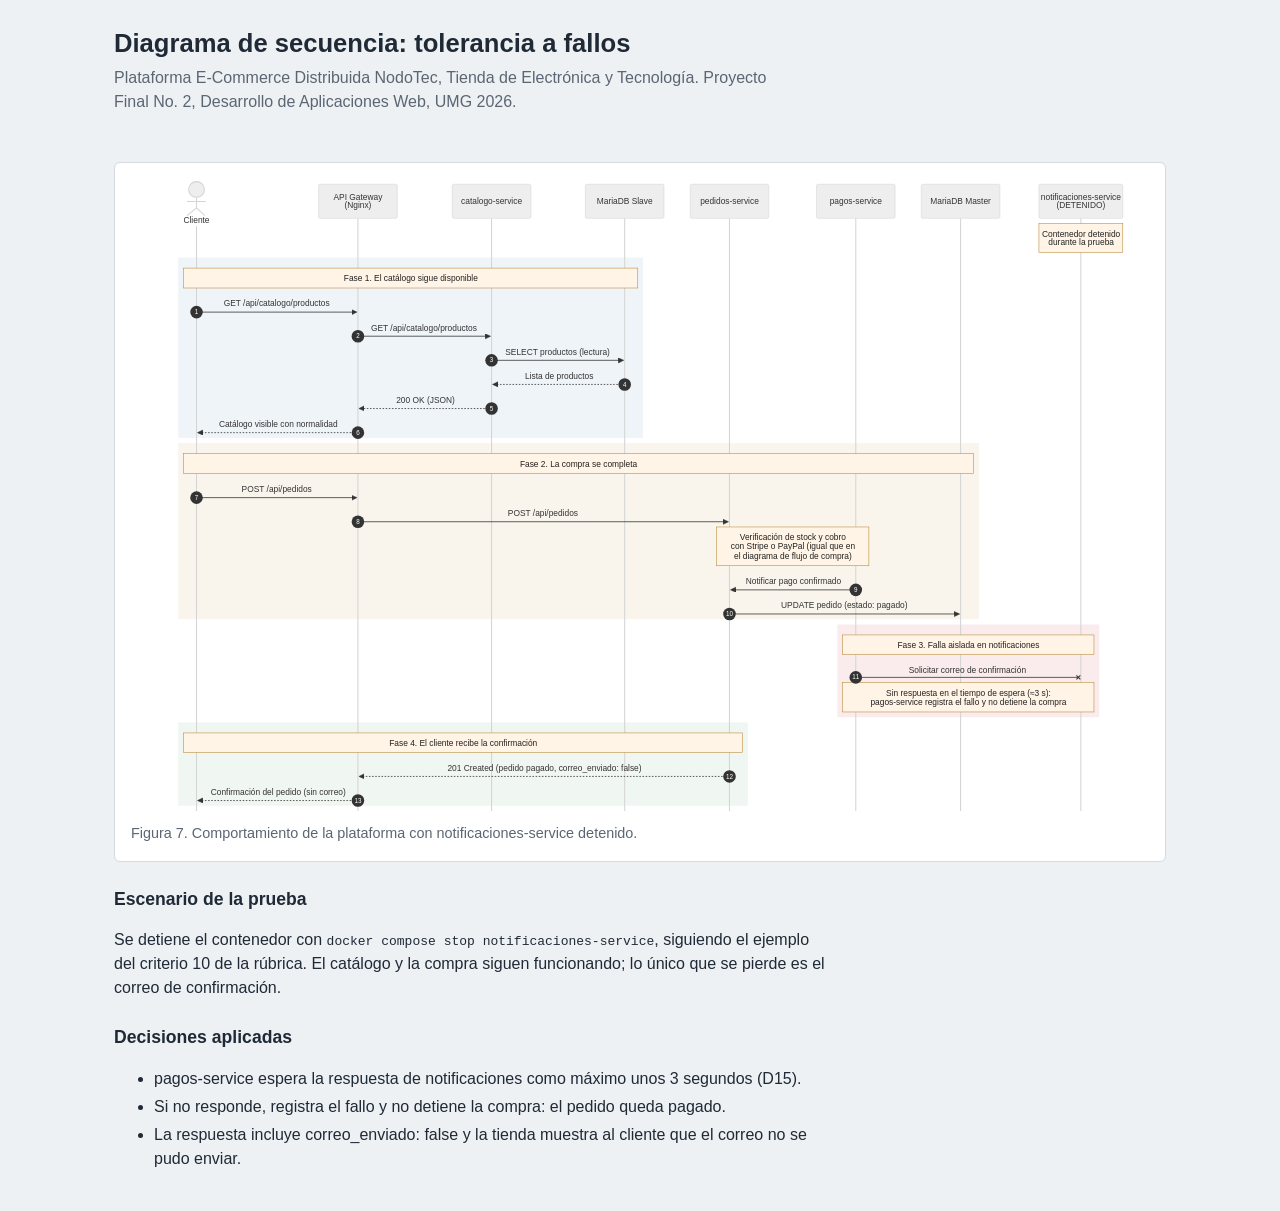
<file: docs/diagramas/diagrama6_tolerancia_fallos/secuencia_tolerancia_fallos.html>
<!DOCTYPE html>
<html lang="es">
<head>
<meta charset="utf-8">
<meta name="viewport" content="width=device-width, initial-scale=1">
<title>Diagrama de secuencia: tolerancia a fallos</title>
<style>
  :root { --ink:#1f2a36; --muted:#5b6673; --line:#d5dbe1; --paper:#ffffff; --bg:#eef1f4; }
  * { box-sizing:border-box; }
  body { margin:0; background:var(--bg); color:var(--ink); font-family:"Segoe UI", Arial, Helvetica, sans-serif; line-height:1.5; }
  header, main { max-width:1100px; margin:0 auto; padding:24px; }
  h1 { font-size:1.6rem; margin:0 0 4px; }
  header p { margin:0; color:var(--muted); max-width:75ch; }
  figure { margin:0; background:var(--paper); border:1px solid var(--line); border-radius:6px; padding:16px; overflow-x:auto; }
  figure svg { max-width:100%; height:auto; display:block; margin:0 auto; }
  figcaption { margin-top:12px; color:var(--muted); font-size:.9rem; }
  section { margin-top:24px; max-width:80ch; }
  h2 { font-size:1.1rem; margin:0 0 8px; }
  li { margin-bottom:4px; }
  @media print { body { background:#fff; } figure { border:none; padding:0; } }
</style>
</head>
<body>
<header>
  <h1>Diagrama de secuencia: tolerancia a fallos</h1>
  <p>Plataforma E-Commerce Distribuida NodoTec, Tienda de Electrónica y Tecnología. Proyecto Final No. 2, Desarrollo de Aplicaciones Web, UMG 2026.</p>
</header>
<main>
  <figure>
    <svg id="my-svg" width="1942.5" xmlns="http://www.w3.org/2000/svg" xmlns:xlink="http://www.w3.org/1999/xlink" height="1206" viewBox="-50 -10 1942.5 1206" role="graphics-document document" aria-roledescription="sequence" style="background-color: white;"><rect x="40" y="1027" fill="rgba(130,180,140,0.12)" width="1087" height="159" class="rect"/><rect x="1298" y="840" fill="rgba(220,120,120,0.14)" width="499.5" height="177" class="rect"/><rect x="40" y="494" fill="rgba(200,170,110,0.12)" width="1528" height="336" class="rect"/><rect x="40" y="140" fill="rgba(120,160,200,0.12)" width="887" height="344" class="rect"/><g><line id="actor7" x1="1762.5" y1="65" x2="1762.5" y2="2000" class="actor-line 200" stroke-width="0.5px" stroke="#999" name="NOT" data-et="life-line" data-id="NOT"/><g id="root-7" data-et="participant" data-type="participant" data-id="NOT"><rect x="1682.5" y="0" fill="#eaeaea" stroke="#666" width="160" height="65" name="NOT" rx="3" ry="3" class="actor actor-top"/><text x="1762.5" y="32.5" dominant-baseline="central" alignment-baseline="central" class="actor actor-box" style="text-anchor: middle; font-size: 16px; font-weight: 400;"><tspan x="1762.5" dy="-8">notificaciones-service</tspan></text><text x="1762.5" y="32.5" dominant-baseline="central" alignment-baseline="central" class="actor actor-box" style="text-anchor: middle; font-size: 16px; font-weight: 400;"><tspan x="1762.5" dy="8">(DETENIDO)</tspan></text></g></g><g><line id="actor6" x1="1533" y1="65" x2="1533" y2="2000" class="actor-line 200" stroke-width="0.5px" stroke="#999" name="MA" data-et="life-line" data-id="MA"/><g id="root-6" data-et="participant" data-type="participant" data-id="MA"><rect x="1458" y="0" fill="#eaeaea" stroke="#666" width="150" height="65" name="MA" rx="3" ry="3" class="actor actor-top"/><text x="1533" y="32.5" dominant-baseline="central" alignment-baseline="central" class="actor actor-box" style="text-anchor: middle; font-size: 16px; font-weight: 400;"><tspan x="1533" dy="0">MariaDB Master</tspan></text></g></g><g><line id="actor5" x1="1333" y1="65" x2="1333" y2="2000" class="actor-line 200" stroke-width="0.5px" stroke="#999" name="PAG" data-et="life-line" data-id="PAG"/><g id="root-5" data-et="participant" data-type="participant" data-id="PAG"><rect x="1258" y="0" fill="#eaeaea" stroke="#666" width="150" height="65" name="PAG" rx="3" ry="3" class="actor actor-top"/><text x="1333" y="32.5" dominant-baseline="central" alignment-baseline="central" class="actor actor-box" style="text-anchor: middle; font-size: 16px; font-weight: 400;"><tspan x="1333" dy="0">pagos-service</tspan></text></g></g><g><line id="actor4" x1="1092" y1="65" x2="1092" y2="2000" class="actor-line 200" stroke-width="0.5px" stroke="#999" name="PED" data-et="life-line" data-id="PED"/><g id="root-4" data-et="participant" data-type="participant" data-id="PED"><rect x="1017" y="0" fill="#eaeaea" stroke="#666" width="150" height="65" name="PED" rx="3" ry="3" class="actor actor-top"/><text x="1092" y="32.5" dominant-baseline="central" alignment-baseline="central" class="actor actor-box" style="text-anchor: middle; font-size: 16px; font-weight: 400;"><tspan x="1092" dy="0">pedidos-service</tspan></text></g></g><g><line id="actor3" x1="892" y1="65" x2="892" y2="2000" class="actor-line 200" stroke-width="0.5px" stroke="#999" name="SL" data-et="life-line" data-id="SL"/><g id="root-3" data-et="participant" data-type="participant" data-id="SL"><rect x="817" y="0" fill="#eaeaea" stroke="#666" width="150" height="65" name="SL" rx="3" ry="3" class="actor actor-top"/><text x="892" y="32.5" dominant-baseline="central" alignment-baseline="central" class="actor actor-box" style="text-anchor: middle; font-size: 16px; font-weight: 400;"><tspan x="892" dy="0">MariaDB Slave</tspan></text></g></g><g><line id="actor2" x1="638" y1="65" x2="638" y2="2000" class="actor-line 200" stroke-width="0.5px" stroke="#999" name="CAT" data-et="life-line" data-id="CAT"/><g id="root-2" data-et="participant" data-type="participant" data-id="CAT"><rect x="563" y="0" fill="#eaeaea" stroke="#666" width="150" height="65" name="CAT" rx="3" ry="3" class="actor actor-top"/><text x="638" y="32.5" dominant-baseline="central" alignment-baseline="central" class="actor actor-box" style="text-anchor: middle; font-size: 16px; font-weight: 400;"><tspan x="638" dy="0">catalogo-service</tspan></text></g></g><g><line id="actor1" x1="383" y1="65" x2="383" y2="2000" class="actor-line 200" stroke-width="0.5px" stroke="#999" name="GW" data-et="life-line" data-id="GW"/><g id="root-1" data-et="participant" data-type="participant" data-id="GW"><rect x="308" y="0" fill="#eaeaea" stroke="#666" width="150" height="65" name="GW" rx="3" ry="3" class="actor actor-top"/><text x="383" y="32.5" dominant-baseline="central" alignment-baseline="central" class="actor actor-box" style="text-anchor: middle; font-size: 16px; font-weight: 400;"><tspan x="383" dy="-8">API Gateway</tspan></text><text x="383" y="32.5" dominant-baseline="central" alignment-baseline="central" class="actor actor-box" style="text-anchor: middle; font-size: 16px; font-weight: 400;"><tspan x="383" dy="8">(Nginx)</tspan></text></g></g><g><line id="actor0" x1="75" y1="80" x2="75" y2="2000" class="actor-line 200" stroke-width="0.5px" stroke="#999" name="C" data-et="life-line" data-id="C"/></g><style>#my-svg{font-family:Liberation Sans;font-size:16px;fill:#000000;}@keyframes edge-animation-frame{from{stroke-dashoffset:0;}}@keyframes dash{to{stroke-dashoffset:0;}}#my-svg .edge-animation-slow{stroke-dasharray:9,5!important;stroke-dashoffset:900;animation:dash 50s linear infinite;stroke-linecap:round;}#my-svg .edge-animation-fast{stroke-dasharray:9,5!important;stroke-dashoffset:900;animation:dash 20s linear infinite;stroke-linecap:round;}#my-svg .error-icon{fill:#552222;}#my-svg .error-text{fill:#552222;stroke:#552222;}#my-svg .edge-thickness-normal{stroke-width:1px;}#my-svg .edge-thickness-thick{stroke-width:3.5px;}#my-svg .edge-pattern-solid{stroke-dasharray:0;}#my-svg .edge-thickness-invisible{stroke-width:0;fill:none;}#my-svg .edge-pattern-dashed{stroke-dasharray:3;}#my-svg .edge-pattern-dotted{stroke-dasharray:2;}#my-svg .marker{fill:#666;stroke:#666;}#my-svg .marker.cross{stroke:#666;}#my-svg svg{font-family:Liberation Sans;font-size:16px;}#my-svg p{margin:0;}#my-svg .actor{stroke:hsl(0, 0%, 83%);fill:#eee;stroke-width:1;}#my-svg rect.actor.outer-path[data-look="neo"]{filter:drop-shadow( 1px 2px 2px rgba(185,185,185,1));}#my-svg rect.note[data-look="neo"]{stroke:#b5832c;fill:#fff4e5;filter:drop-shadow( 1px 2px 2px rgba(185,185,185,1));}#my-svg text.actor&gt;tspan{fill:#333;stroke:none;}#my-svg .actor-line{stroke:hsl(0, 0%, 83%);}#my-svg .innerArc{stroke-width:1.5;stroke-dasharray:none;}#my-svg .messageLine0{stroke-width:1.5;stroke-dasharray:none;stroke:#333;}#my-svg .messageLine1{stroke-width:1.5;stroke-dasharray:2,2;stroke:#333;}#my-svg [id$="-arrowhead"] path{fill:#333;stroke:#333;}#my-svg .sequenceNumber{fill:white;}#my-svg [id$="-sequencenumber"]{fill:#333;}#my-svg [id$="-crosshead"] path{fill:#333;stroke:#333;}#my-svg .messageText{fill:#333;stroke:none;}#my-svg .labelBox{stroke:hsl(0, 0%, 83%);fill:#eee;filter:none;}#my-svg .labelText,#my-svg .labelText&gt;tspan{fill:#333;stroke:none;}#my-svg .loopText,#my-svg .loopText&gt;tspan{fill:#333;stroke:none;}#my-svg .sectionTitle,#my-svg .sectionTitle&gt;tspan{fill:#333;stroke:none;}#my-svg .loopLine{stroke-width:2px;stroke-dasharray:2,2;stroke:hsl(0, 0%, 83%);fill:hsl(0, 0%, 83%);}#my-svg .note{stroke:#b5832c;fill:#fff4e5;}#my-svg .noteText,#my-svg .noteText&gt;tspan{fill:#222222;stroke:none;}#my-svg .activation0{fill:#f4f4f4;stroke:#666;}#my-svg .activation1{fill:#f4f4f4;stroke:#666;}#my-svg .activation2{fill:#f4f4f4;stroke:#666;}#my-svg .actorPopupMenu{position:absolute;}#my-svg .actorPopupMenuPanel{position:absolute;fill:#eee;box-shadow:0px 8px 16px 0px rgba(0,0,0,0.2);filter:drop-shadow(3px 5px 2px rgb(0 0 0 / 0.4));}#my-svg .actor-man circle,#my-svg line{fill:#eee;stroke-width:2px;}#my-svg g rect.rect{filter:drop-shadow( 1px 2px 2px rgba(185,185,185,1));stroke:#999;}#my-svg .node .neo-node{stroke:#999;}#my-svg [data-look="neo"].node rect,#my-svg [data-look="neo"].cluster rect,#my-svg [data-look="neo"].node polygon{stroke:url(#my-svg-gradient);filter:drop-shadow( 1px 2px 2px rgba(185,185,185,1));}#my-svg [data-look="neo"].swimlane.cluster rect{filter:none;}#my-svg [data-look="neo"].node path{stroke:url(#my-svg-gradient);stroke-width:1px;}#my-svg [data-look="neo"].node .outer-path{filter:drop-shadow( 1px 2px 2px rgba(185,185,185,1));}#my-svg [data-look="neo"].node .neo-line path{stroke:#999;filter:none;}#my-svg [data-look="neo"].node circle{stroke:url(#my-svg-gradient);filter:drop-shadow( 1px 2px 2px rgba(185,185,185,1));}#my-svg [data-look="neo"].node circle .state-start{fill:#000000;}#my-svg [data-look="neo"].icon-shape .icon{fill:url(#my-svg-gradient);filter:drop-shadow( 1px 2px 2px rgba(185,185,185,1));}#my-svg [data-look="neo"].icon-shape .icon-neo path{stroke:url(#my-svg-gradient);filter:drop-shadow( 1px 2px 2px rgba(185,185,185,1));}#my-svg :root{--mermaid-font-family:"trebuchet ms",verdana,arial,sans-serif;}</style><g/><defs><symbol id="my-svg-computer" width="24" height="24"><path transform="scale(.5)" d="M2 2v13h20v-13h-20zm18 11h-16v-9h16v9zm-10.228 6l.466-1h3.524l.467 1h-4.457zm14.228 3h-24l2-6h2.104l-1.33 4h18.45l-1.297-4h2.073l2 6zm-5-10h-14v-7h14v7z"/></symbol></defs><defs><symbol id="my-svg-database" fill-rule="evenodd" clip-rule="evenodd"><path transform="scale(.5)" d="M12.258.001l.256.004.255.005.253.008.251.01.249.012.247.015.246.016.242.019.241.02.239.023.236.024.233.027.231.028.229.031.225.032.223.034.22.036.217.038.214.04.211.041.208.043.205.045.201.046.198.048.194.05.191.051.187.053.183.054.18.056.175.057.172.059.168.06.163.061.16.063.155.064.15.066.074.033.073.033.071.034.07.034.069.035.068.035.067.035.066.035.064.036.064.036.062.036.06.036.06.037.058.037.058.037.055.038.055.038.053.038.052.038.051.039.05.039.048.039.047.039.045.04.044.04.043.04.041.04.04.041.039.041.037.041.036.041.034.041.033.042.032.042.03.042.029.042.027.042.026.043.024.043.023.043.021.043.02.043.018.044.017.043.015.044.013.044.012.044.011.045.009.044.007.045.006.045.004.045.002.045.001.045v17l-.001.045-.002.045-.004.045-.006.045-.007.045-.009.044-.011.045-.012.044-.013.044-.015.044-.017.043-.018.044-.02.043-.021.043-.023.043-.024.043-.026.043-.027.042-.029.042-.03.042-.032.042-.033.042-.034.041-.036.041-.037.041-.039.041-.04.041-.041.04-.043.04-.044.04-.045.04-.047.039-.048.039-.05.039-.051.039-.052.038-.053.038-.055.038-.055.038-.058.037-.058.037-.06.037-.06.036-.062.036-.064.036-.064.036-.066.035-.067.035-.068.035-.069.035-.07.034-.071.034-.073.033-.074.033-.15.066-.155.064-.16.063-.163.061-.168.06-.172.059-.175.057-.18.056-.183.054-.187.053-.191.051-.194.05-.198.048-.201.046-.205.045-.208.043-.211.041-.214.04-.217.038-.22.036-.223.034-.225.032-.229.031-.231.028-.233.027-.236.024-.239.023-.241.02-.242.019-.246.016-.247.015-.249.012-.251.01-.253.008-.255.005-.256.004-.258.001-.258-.001-.256-.004-.255-.005-.253-.008-.251-.01-.249-.012-.247-.015-.245-.016-.243-.019-.241-.02-.238-.023-.236-.024-.234-.027-.231-.028-.228-.031-.226-.032-.223-.034-.22-.036-.217-.038-.214-.04-.211-.041-.208-.043-.204-.045-.201-.046-.198-.048-.195-.05-.19-.051-.187-.053-.184-.054-.179-.056-.176-.057-.172-.059-.167-.06-.164-.061-.159-.063-.155-.064-.151-.066-.074-.033-.072-.033-.072-.034-.07-.034-.069-.035-.068-.035-.067-.035-.066-.035-.064-.036-.063-.036-.062-.036-.061-.036-.06-.037-.058-.037-.057-.037-.056-.038-.055-.038-.053-.038-.052-.038-.051-.039-.049-.039-.049-.039-.046-.039-.046-.04-.044-.04-.043-.04-.041-.04-.04-.041-.039-.041-.037-.041-.036-.041-.034-.041-.033-.042-.032-.042-.03-.042-.029-.042-.027-.042-.026-.043-.024-.043-.023-.043-.021-.043-.02-.043-.018-.044-.017-.043-.015-.044-.013-.044-.012-.044-.011-.045-.009-.044-.007-.045-.006-.045-.004-.045-.002-.045-.001-.045v-17l.001-.045.002-.045.004-.045.006-.045.007-.045.009-.044.011-.045.012-.044.013-.044.015-.044.017-.043.018-.044.02-.043.021-.043.023-.043.024-.043.026-.043.027-.042.029-.042.03-.042.032-.042.033-.042.034-.041.036-.041.037-.041.039-.041.04-.041.041-.04.043-.04.044-.04.046-.04.046-.039.049-.039.049-.039.051-.039.052-.038.053-.038.055-.038.056-.038.057-.037.058-.037.06-.037.061-.036.062-.036.063-.036.064-.036.066-.035.067-.035.068-.035.069-.035.07-.034.072-.034.072-.033.074-.033.151-.066.155-.064.159-.063.164-.061.167-.06.172-.059.176-.057.179-.056.184-.054.187-.053.19-.051.195-.05.198-.048.201-.046.204-.045.208-.043.211-.041.214-.04.217-.038.22-.036.223-.034.226-.032.228-.031.231-.028.234-.027.236-.024.238-.023.241-.02.243-.019.245-.016.247-.015.249-.012.251-.01.253-.008.255-.005.256-.004.258-.001.258.001zm-9.258 20.499v.01l.001.021.003.021.004.022.005.021.006.022.007.022.009.023.01.022.011.023.012.023.013.023.015.023.016.024.017.023.018.024.019.024.021.024.022.025.023.024.024.025.052.049.056.05.061.051.066.051.07.051.075.051.079.052.084.052.088.052.092.052.097.052.102.051.105.052.11.052.114.051.119.051.123.051.127.05.131.05.135.05.139.048.144.049.147.047.152.047.155.047.16.045.163.045.167.043.171.043.176.041.178.041.183.039.187.039.19.037.194.035.197.035.202.033.204.031.209.03.212.029.216.027.219.025.222.024.226.021.23.02.233.018.236.016.24.015.243.012.246.01.249.008.253.005.256.004.259.001.26-.001.257-.004.254-.005.25-.008.247-.011.244-.012.241-.014.237-.016.233-.018.231-.021.226-.021.224-.024.22-.026.216-.027.212-.028.21-.031.205-.031.202-.034.198-.034.194-.036.191-.037.187-.039.183-.04.179-.04.175-.042.172-.043.168-.044.163-.045.16-.046.155-.046.152-.047.148-.048.143-.049.139-.049.136-.05.131-.05.126-.05.123-.051.118-.052.114-.051.11-.052.106-.052.101-.052.096-.052.092-.052.088-.053.083-.051.079-.052.074-.052.07-.051.065-.051.06-.051.056-.05.051-.05.023-.024.023-.025.021-.024.02-.024.019-.024.018-.024.017-.024.015-.023.014-.024.013-.023.012-.023.01-.023.01-.022.008-.022.006-.022.006-.022.004-.022.004-.021.001-.021.001-.021v-4.127l-.077.055-.08.053-.083.054-.085.053-.087.052-.09.052-.093.051-.095.05-.097.05-.1.049-.102.049-.105.048-.106.047-.109.047-.111.046-.114.045-.115.045-.118.044-.12.043-.122.042-.124.042-.126.041-.128.04-.13.04-.132.038-.134.038-.135.037-.138.037-.139.035-.142.035-.143.034-.144.033-.147.032-.148.031-.15.03-.151.03-.153.029-.154.027-.156.027-.158.026-.159.025-.161.024-.162.023-.163.022-.165.021-.166.02-.167.019-.169.018-.169.017-.171.016-.173.015-.173.014-.175.013-.175.012-.177.011-.178.01-.179.008-.179.008-.181.006-.182.005-.182.004-.184.003-.184.002h-.37l-.184-.002-.184-.003-.182-.004-.182-.005-.181-.006-.179-.008-.179-.008-.178-.01-.176-.011-.176-.012-.175-.013-.173-.014-.172-.015-.171-.016-.17-.017-.169-.018-.167-.019-.166-.02-.165-.021-.163-.022-.162-.023-.161-.024-.159-.025-.157-.026-.156-.027-.155-.027-.153-.029-.151-.03-.15-.03-.148-.031-.146-.032-.145-.033-.143-.034-.141-.035-.14-.035-.137-.037-.136-.037-.134-.038-.132-.038-.13-.04-.128-.04-.126-.041-.124-.042-.122-.042-.12-.044-.117-.043-.116-.045-.113-.045-.112-.046-.109-.047-.106-.047-.105-.048-.102-.049-.1-.049-.097-.05-.095-.05-.093-.052-.09-.051-.087-.052-.085-.053-.083-.054-.08-.054-.077-.054v4.127zm0-5.654v.011l.001.021.003.021.004.021.005.022.006.022.007.022.009.022.01.022.011.023.012.023.013.023.015.024.016.023.017.024.018.024.019.024.021.024.022.024.023.025.024.024.052.05.056.05.061.05.066.051.07.051.075.052.079.051.084.052.088.052.092.052.097.052.102.052.105.052.11.051.114.051.119.052.123.05.127.051.131.05.135.049.139.049.144.048.147.048.152.047.155.046.16.045.163.045.167.044.171.042.176.042.178.04.183.04.187.038.19.037.194.036.197.034.202.033.204.032.209.03.212.028.216.027.219.025.222.024.226.022.23.02.233.018.236.016.24.014.243.012.246.01.249.008.253.006.256.003.259.001.26-.001.257-.003.254-.006.25-.008.247-.01.244-.012.241-.015.237-.016.233-.018.231-.02.226-.022.224-.024.22-.025.216-.027.212-.029.21-.03.205-.032.202-.033.198-.035.194-.036.191-.037.187-.039.183-.039.179-.041.175-.042.172-.043.168-.044.163-.045.16-.045.155-.047.152-.047.148-.048.143-.048.139-.05.136-.049.131-.05.126-.051.123-.051.118-.051.114-.052.11-.052.106-.052.101-.052.096-.052.092-.052.088-.052.083-.052.079-.052.074-.051.07-.052.065-.051.06-.05.056-.051.051-.049.023-.025.023-.024.021-.025.02-.024.019-.024.018-.024.017-.024.015-.023.014-.023.013-.024.012-.022.01-.023.01-.023.008-.022.006-.022.006-.022.004-.021.004-.022.001-.021.001-.021v-4.139l-.077.054-.08.054-.083.054-.085.052-.087.053-.09.051-.093.051-.095.051-.097.05-.1.049-.102.049-.105.048-.106.047-.109.047-.111.046-.114.045-.115.044-.118.044-.12.044-.122.042-.124.042-.126.041-.128.04-.13.039-.132.039-.134.038-.135.037-.138.036-.139.036-.142.035-.143.033-.144.033-.147.033-.148.031-.15.03-.151.03-.153.028-.154.028-.156.027-.158.026-.159.025-.161.024-.162.023-.163.022-.165.021-.166.02-.167.019-.169.018-.169.017-.171.016-.173.015-.173.014-.175.013-.175.012-.177.011-.178.009-.179.009-.179.007-.181.007-.182.005-.182.004-.184.003-.184.002h-.37l-.184-.002-.184-.003-.182-.004-.182-.005-.181-.007-.179-.007-.179-.009-.178-.009-.176-.011-.176-.012-.175-.013-.173-.014-.172-.015-.171-.016-.17-.017-.169-.018-.167-.019-.166-.02-.165-.021-.163-.022-.162-.023-.161-.024-.159-.025-.157-.026-.156-.027-.155-.028-.153-.028-.151-.03-.15-.03-.148-.031-.146-.033-.145-.033-.143-.033-.141-.035-.14-.036-.137-.036-.136-.037-.134-.038-.132-.039-.13-.039-.128-.04-.126-.041-.124-.042-.122-.043-.12-.043-.117-.044-.116-.044-.113-.046-.112-.046-.109-.046-.106-.047-.105-.048-.102-.049-.1-.049-.097-.05-.095-.051-.093-.051-.09-.051-.087-.053-.085-.052-.083-.054-.08-.054-.077-.054v4.139zm0-5.666v.011l.001.02.003.022.004.021.005.022.006.021.007.022.009.023.01.022.011.023.012.023.013.023.015.023.016.024.017.024.018.023.019.024.021.025.022.024.023.024.024.025.052.05.056.05.061.05.066.051.07.051.075.052.079.051.084.052.088.052.092.052.097.052.102.052.105.051.11.052.114.051.119.051.123.051.127.05.131.05.135.05.139.049.144.048.147.048.152.047.155.046.16.045.163.045.167.043.171.043.176.042.178.04.183.04.187.038.19.037.194.036.197.034.202.033.204.032.209.03.212.028.216.027.219.025.222.024.226.021.23.02.233.018.236.017.24.014.243.012.246.01.249.008.253.006.256.003.259.001.26-.001.257-.003.254-.006.25-.008.247-.01.244-.013.241-.014.237-.016.233-.018.231-.02.226-.022.224-.024.22-.025.216-.027.212-.029.21-.03.205-.032.202-.033.198-.035.194-.036.191-.037.187-.039.183-.039.179-.041.175-.042.172-.043.168-.044.163-.045.16-.045.155-.047.152-.047.148-.048.143-.049.139-.049.136-.049.131-.051.126-.05.123-.051.118-.052.114-.051.11-.052.106-.052.101-.052.096-.052.092-.052.088-.052.083-.052.079-.052.074-.052.07-.051.065-.051.06-.051.056-.05.051-.049.023-.025.023-.025.021-.024.02-.024.019-.024.018-.024.017-.024.015-.023.014-.024.013-.023.012-.023.01-.022.01-.023.008-.022.006-.022.006-.022.004-.022.004-.021.001-.021.001-.021v-4.153l-.077.054-.08.054-.083.053-.085.053-.087.053-.09.051-.093.051-.095.051-.097.05-.1.049-.102.048-.105.048-.106.048-.109.046-.111.046-.114.046-.115.044-.118.044-.12.043-.122.043-.124.042-.126.041-.128.04-.13.039-.132.039-.134.038-.135.037-.138.036-.139.036-.142.034-.143.034-.144.033-.147.032-.148.032-.15.03-.151.03-.153.028-.154.028-.156.027-.158.026-.159.024-.161.024-.162.023-.163.023-.165.021-.166.02-.167.019-.169.018-.169.017-.171.016-.173.015-.173.014-.175.013-.175.012-.177.01-.178.01-.179.009-.179.007-.181.006-.182.006-.182.004-.184.003-.184.001-.185.001-.185-.001-.184-.001-.184-.003-.182-.004-.182-.006-.181-.006-.179-.007-.179-.009-.178-.01-.176-.01-.176-.012-.175-.013-.173-.014-.172-.015-.171-.016-.17-.017-.169-.018-.167-.019-.166-.02-.165-.021-.163-.023-.162-.023-.161-.024-.159-.024-.157-.026-.156-.027-.155-.028-.153-.028-.151-.03-.15-.03-.148-.032-.146-.032-.145-.033-.143-.034-.141-.034-.14-.036-.137-.036-.136-.037-.134-.038-.132-.039-.13-.039-.128-.041-.126-.041-.124-.041-.122-.043-.12-.043-.117-.044-.116-.044-.113-.046-.112-.046-.109-.046-.106-.048-.105-.048-.102-.048-.1-.05-.097-.049-.095-.051-.093-.051-.09-.052-.087-.052-.085-.053-.083-.053-.08-.054-.077-.054v4.153zm8.74-8.179l-.257.004-.254.005-.25.008-.247.011-.244.012-.241.014-.237.016-.233.018-.231.021-.226.022-.224.023-.22.026-.216.027-.212.028-.21.031-.205.032-.202.033-.198.034-.194.036-.191.038-.187.038-.183.04-.179.041-.175.042-.172.043-.168.043-.163.045-.16.046-.155.046-.152.048-.148.048-.143.048-.139.049-.136.05-.131.05-.126.051-.123.051-.118.051-.114.052-.11.052-.106.052-.101.052-.096.052-.092.052-.088.052-.083.052-.079.052-.074.051-.07.052-.065.051-.06.05-.056.05-.051.05-.023.025-.023.024-.021.024-.02.025-.019.024-.018.024-.017.023-.015.024-.014.023-.013.023-.012.023-.01.023-.01.022-.008.022-.006.023-.006.021-.004.022-.004.021-.001.021-.001.021.001.021.001.021.004.021.004.022.006.021.006.023.008.022.01.022.01.023.012.023.013.023.014.023.015.024.017.023.018.024.019.024.02.025.021.024.023.024.023.025.051.05.056.05.06.05.065.051.07.052.074.051.079.052.083.052.088.052.092.052.096.052.101.052.106.052.11.052.114.052.118.051.123.051.126.051.131.05.136.05.139.049.143.048.148.048.152.048.155.046.16.046.163.045.168.043.172.043.175.042.179.041.183.04.187.038.191.038.194.036.198.034.202.033.205.032.21.031.212.028.216.027.22.026.224.023.226.022.231.021.233.018.237.016.241.014.244.012.247.011.25.008.254.005.257.004.26.001.26-.001.257-.004.254-.005.25-.008.247-.011.244-.012.241-.014.237-.016.233-.018.231-.021.226-.022.224-.023.22-.026.216-.027.212-.028.21-.031.205-.032.202-.033.198-.034.194-.036.191-.038.187-.038.183-.04.179-.041.175-.042.172-.043.168-.043.163-.045.16-.046.155-.046.152-.048.148-.048.143-.048.139-.049.136-.05.131-.05.126-.051.123-.051.118-.051.114-.052.11-.052.106-.052.101-.052.096-.052.092-.052.088-.052.083-.052.079-.052.074-.051.07-.052.065-.051.06-.05.056-.05.051-.05.023-.025.023-.024.021-.024.02-.025.019-.024.018-.024.017-.023.015-.024.014-.023.013-.023.012-.023.01-.023.01-.022.008-.022.006-.023.006-.021.004-.022.004-.021.001-.021.001-.021-.001-.021-.001-.021-.004-.021-.004-.022-.006-.021-.006-.023-.008-.022-.01-.022-.01-.023-.012-.023-.013-.023-.014-.023-.015-.024-.017-.023-.018-.024-.019-.024-.02-.025-.021-.024-.023-.024-.023-.025-.051-.05-.056-.05-.06-.05-.065-.051-.07-.052-.074-.051-.079-.052-.083-.052-.088-.052-.092-.052-.096-.052-.101-.052-.106-.052-.11-.052-.114-.052-.118-.051-.123-.051-.126-.051-.131-.05-.136-.05-.139-.049-.143-.048-.148-.048-.152-.048-.155-.046-.16-.046-.163-.045-.168-.043-.172-.043-.175-.042-.179-.041-.183-.04-.187-.038-.191-.038-.194-.036-.198-.034-.202-.033-.205-.032-.21-.031-.212-.028-.216-.027-.22-.026-.224-.023-.226-.022-.231-.021-.233-.018-.237-.016-.241-.014-.244-.012-.247-.011-.25-.008-.254-.005-.257-.004-.26-.001-.26.001z"/></symbol></defs><defs><symbol id="my-svg-clock" width="24" height="24"><path transform="scale(.5)" d="M12 2c5.514 0 10 4.486 10 10s-4.486 10-10 10-10-4.486-10-10 4.486-10 10-10zm0-2c-6.627 0-12 5.373-12 12s5.373 12 12 12 12-5.373 12-12-5.373-12-12-12zm5.848 12.459c.202.038.202.333.001.372-1.907.361-6.045 1.111-6.547 1.111-.719 0-1.301-.582-1.301-1.301 0-.512.77-5.447 1.125-7.445.034-.192.312-.181.343.014l.985 6.238 5.394 1.011z"/></symbol></defs><defs><marker id="my-svg-arrowhead" refX="7.9" refY="5" markerUnits="userSpaceOnUse" markerWidth="12" markerHeight="12" orient="auto-start-reverse"><path d="M -1 0 L 10 5 L 0 10 z"/></marker></defs><defs><marker id="my-svg-crosshead" markerWidth="15" markerHeight="8" orient="auto" refX="4" refY="4.5"><path fill="none" stroke="#000000" stroke-width="1pt" d="M 1,2 L 6,7 M 6,2 L 1,7" style="stroke-dasharray: 0, 0;"/></marker></defs><defs><marker id="my-svg-filled-head" refX="15.5" refY="7" markerWidth="20" markerHeight="28" orient="auto"><path d="M 18,7 L9,13 L14,7 L9,1 Z"/></marker></defs><defs><marker id="my-svg-sequencenumber" refX="15" refY="15" markerWidth="60" markerHeight="40" orient="auto"><circle cx="15" cy="15" r="6"/></marker></defs><defs><marker id="my-svg-solidTopArrowHead" refX="7.9" refY="7.25" markerUnits="userSpaceOnUse" markerWidth="12" markerHeight="12" orient="auto-start-reverse"><path d="M 0 0 L 10 8 L 0 8 z"/></marker></defs><defs><marker id="my-svg-solidBottomArrowHead" refX="7.9" refY="0.75" markerUnits="userSpaceOnUse" markerWidth="12" markerHeight="12" orient="auto-start-reverse"><path d="M 0 0 L 10 0 L 0 8 z"/></marker></defs><defs><marker id="my-svg-stickTopArrowHead" refX="7.5" refY="7" markerUnits="userSpaceOnUse" markerWidth="12" markerHeight="12" orient="auto-start-reverse"><path d="M 0 0 L 7 7" stroke="black" stroke-width="1.5" fill="none"/></marker></defs><defs><marker id="my-svg-stickBottomArrowHead" refX="7.5" refY="0" markerUnits="userSpaceOnUse" markerWidth="12" markerHeight="12" orient="auto-start-reverse"><path d="M 0 7 L 7 0" stroke="black" stroke-width="1.5" fill="none"/></marker></defs><g data-et="note" data-id="i1"><rect x="1682.5" y="75" fill="#EDF2AE" stroke="#666" width="160" height="55" class="note"/><text x="1763" y="80" text-anchor="middle" dominant-baseline="middle" alignment-baseline="middle" class="noteText" dy="1em" style="font-size: 16px; font-weight: 400;"><tspan x="1763">Contenedor detenido</tspan></text><text x="1763" y="97" text-anchor="middle" dominant-baseline="middle" alignment-baseline="middle" class="noteText" dy="1em" style="font-size: 16px; font-weight: 400;"><tspan x="1763">durante la prueba</tspan></text></g><g data-et="note" data-id="i3"><rect x="50" y="160" fill="#EDF2AE" stroke="#666" width="867" height="38" class="note"/><text x="484" y="165" text-anchor="middle" dominant-baseline="middle" alignment-baseline="middle" class="noteText" dy="1em" style="font-size: 16px; font-weight: 400;"><tspan x="484">Fase 1. El catálogo sigue disponible</tspan></text></g><g data-et="note" data-id="i12"><rect x="50" y="514" fill="#EDF2AE" stroke="#666" width="1508" height="38" class="note"/><text x="804" y="519" text-anchor="middle" dominant-baseline="middle" alignment-baseline="middle" class="noteText" dy="1em" style="font-size: 16px; font-weight: 400;"><tspan x="804">Fase 2. La compra se completa</tspan></text></g><g data-et="note" data-id="i15"><rect x="1067" y="654" fill="#EDF2AE" stroke="#666" width="291" height="74" class="note"/><text x="1213" y="659" text-anchor="middle" dominant-baseline="middle" alignment-baseline="middle" class="noteText" dy="1em" style="font-size: 16px; font-weight: 400;"><tspan x="1213">Verificación de stock y cobro</tspan></text><text x="1213" y="677" text-anchor="middle" dominant-baseline="middle" alignment-baseline="middle" class="noteText" dy="1em" style="font-size: 16px; font-weight: 400;"><tspan x="1213">con Stripe o PayPal (igual que en</tspan></text><text x="1213" y="695" text-anchor="middle" dominant-baseline="middle" alignment-baseline="middle" class="noteText" dy="1em" style="font-size: 16px; font-weight: 400;"><tspan x="1213">el diagrama de flujo de compra)</tspan></text></g><g data-et="note" data-id="i20"><rect x="1308" y="860" fill="#EDF2AE" stroke="#666" width="479.5" height="37" class="note"/><text x="1548" y="865" text-anchor="middle" dominant-baseline="middle" alignment-baseline="middle" class="noteText" dy="1em" style="font-size: 16px; font-weight: 400;"><tspan x="1548">Fase 3. Falla aislada en notificaciones</tspan></text></g><g data-et="note" data-id="i22"><rect x="1308" y="951" fill="#EDF2AE" stroke="#666" width="479.5" height="56" class="note"/><text x="1548" y="956" text-anchor="middle" dominant-baseline="middle" alignment-baseline="middle" class="noteText" dy="1em" style="font-size: 16px; font-weight: 400;"><tspan x="1548">Sin respuesta en el tiempo de espera (≈3 s):</tspan></text><text x="1548" y="974" text-anchor="middle" dominant-baseline="middle" alignment-baseline="middle" class="noteText" dy="1em" style="font-size: 16px; font-weight: 400;"><tspan x="1548">pagos-service registra el fallo y no detiene la compra</tspan></text></g><g data-et="note" data-id="i25"><rect x="50" y="1047" fill="#EDF2AE" stroke="#666" width="1067" height="37" class="note"/><text x="584" y="1052" text-anchor="middle" dominant-baseline="middle" alignment-baseline="middle" class="noteText" dy="1em" style="font-size: 16px; font-weight: 400;"><tspan x="584">Fase 4. El cliente recibe la confirmación</tspan></text></g><g class="actor-man actor-top" name="C" data-et="participant" data-type="actor" data-id="C" style="stroke: rgb(212, 212, 212);"><line id="actor-man-torso0" x1="75" y1="25" x2="75" y2="45"/><line id="actor-man-arms0" x1="57" y1="33" x2="93" y2="33"/><line x1="57" y1="60" x2="75" y2="45"/><line x1="75" y1="45" x2="91" y2="60"/><circle cx="75" cy="10" r="15" width="150" height="65"/><text x="75" y="67.5" dominant-baseline="central" alignment-baseline="central" class="actor actor-man" style="text-anchor: middle; font-size: 16px; font-weight: 400;"><tspan x="75" dy="0">Cliente</tspan></text></g><text x="228" y="213" text-anchor="middle" dominant-baseline="middle" alignment-baseline="middle" class="messageText" dy="1em" style="font-size: 16px; font-weight: 400;">GET /api/catalogo/productos</text><line x1="82" y1="244" x2="379" y2="244" class="messageLine0" data-et="message" data-id="i4" data-from="C" data-to="GW" stroke-width="2" stroke="none" marker-end="url(#my-svg-arrowhead)" style="fill: none;"/><line x1="75" y1="244" x2="75" y2="244" stroke-width="0" marker-start="url(#my-svg-sequencenumber)"/><text x="75" y="248" font-family="sans-serif" font-size="12px" text-anchor="middle" class="sequenceNumber">1</text><text x="509" y="259" text-anchor="middle" dominant-baseline="middle" alignment-baseline="middle" class="messageText" dy="1em" style="font-size: 16px; font-weight: 400;">GET /api/catalogo/productos</text><line x1="390" y1="290" x2="634" y2="290" class="messageLine0" data-et="message" data-id="i5" data-from="GW" data-to="CAT" stroke-width="2" stroke="none" marker-end="url(#my-svg-arrowhead)" style="fill: none;"/><line x1="383" y1="290" x2="383" y2="290" stroke-width="0" marker-start="url(#my-svg-sequencenumber)"/><text x="383" y="294" font-family="sans-serif" font-size="12px" text-anchor="middle" class="sequenceNumber">2</text><text x="764" y="305" text-anchor="middle" dominant-baseline="middle" alignment-baseline="middle" class="messageText" dy="1em" style="font-size: 16px; font-weight: 400;">SELECT productos (lectura)</text><line x1="645" y1="336" x2="888" y2="336" class="messageLine0" data-et="message" data-id="i6" data-from="CAT" data-to="SL" stroke-width="2" stroke="none" marker-end="url(#my-svg-arrowhead)" style="fill: none;"/><line x1="638" y1="336" x2="638" y2="336" stroke-width="0" marker-start="url(#my-svg-sequencenumber)"/><text x="638" y="340" font-family="sans-serif" font-size="12px" text-anchor="middle" class="sequenceNumber">3</text><text x="767" y="351" text-anchor="middle" dominant-baseline="middle" alignment-baseline="middle" class="messageText" dy="1em" style="font-size: 16px; font-weight: 400;">Lista de productos</text><line x1="897" y1="382" x2="642" y2="382" class="messageLine1" data-et="message" data-id="i7" data-from="SL" data-to="CAT" stroke-width="2" stroke="none" marker-end="url(#my-svg-arrowhead)" style="stroke-dasharray: 3, 3; fill: none;"/><line x1="892" y1="382" x2="892" y2="382" stroke-width="0" marker-start="url(#my-svg-sequencenumber)"/><text x="892" y="386" font-family="sans-serif" font-size="12px" text-anchor="middle" class="sequenceNumber">4</text><text x="512" y="397" text-anchor="middle" dominant-baseline="middle" alignment-baseline="middle" class="messageText" dy="1em" style="font-size: 16px; font-weight: 400;">200 OK (JSON)</text><line x1="643" y1="428" x2="387" y2="428" class="messageLine1" data-et="message" data-id="i8" data-from="CAT" data-to="GW" stroke-width="2" stroke="none" marker-end="url(#my-svg-arrowhead)" style="stroke-dasharray: 3, 3; fill: none;"/><line x1="638" y1="428" x2="638" y2="428" stroke-width="0" marker-start="url(#my-svg-sequencenumber)"/><text x="638" y="432" font-family="sans-serif" font-size="12px" text-anchor="middle" class="sequenceNumber">5</text><text x="231" y="443" text-anchor="middle" dominant-baseline="middle" alignment-baseline="middle" class="messageText" dy="1em" style="font-size: 16px; font-weight: 400;">Catálogo visible con normalidad</text><line x1="388" y1="474" x2="79" y2="474" class="messageLine1" data-et="message" data-id="i9" data-from="GW" data-to="C" stroke-width="2" stroke="none" marker-end="url(#my-svg-arrowhead)" style="stroke-dasharray: 3, 3; fill: none;"/><line x1="383" y1="474" x2="383" y2="474" stroke-width="0" marker-start="url(#my-svg-sequencenumber)"/><text x="383" y="478" font-family="sans-serif" font-size="12px" text-anchor="middle" class="sequenceNumber">6</text><text x="228" y="567" text-anchor="middle" dominant-baseline="middle" alignment-baseline="middle" class="messageText" dy="1em" style="font-size: 16px; font-weight: 400;">POST /api/pedidos</text><line x1="82" y1="598" x2="379" y2="598" class="messageLine0" data-et="message" data-id="i13" data-from="C" data-to="GW" stroke-width="2" stroke="none" marker-end="url(#my-svg-arrowhead)" style="fill: none;"/><line x1="75" y1="598" x2="75" y2="598" stroke-width="0" marker-start="url(#my-svg-sequencenumber)"/><text x="75" y="602" font-family="sans-serif" font-size="12px" text-anchor="middle" class="sequenceNumber">7</text><text x="736" y="613" text-anchor="middle" dominant-baseline="middle" alignment-baseline="middle" class="messageText" dy="1em" style="font-size: 16px; font-weight: 400;">POST /api/pedidos</text><line x1="390" y1="644" x2="1088" y2="644" class="messageLine0" data-et="message" data-id="i14" data-from="GW" data-to="PED" stroke-width="2" stroke="none" marker-end="url(#my-svg-arrowhead)" style="fill: none;"/><line x1="383" y1="644" x2="383" y2="644" stroke-width="0" marker-start="url(#my-svg-sequencenumber)"/><text x="383" y="648" font-family="sans-serif" font-size="12px" text-anchor="middle" class="sequenceNumber">8</text><text x="1214" y="743" text-anchor="middle" dominant-baseline="middle" alignment-baseline="middle" class="messageText" dy="1em" style="font-size: 16px; font-weight: 400;">Notificar pago confirmado</text><line x1="1338" y1="774" x2="1096" y2="774" class="messageLine0" data-et="message" data-id="i16" data-from="PAG" data-to="PED" stroke-width="2" stroke="none" marker-end="url(#my-svg-arrowhead)" style="fill: none;"/><line x1="1333" y1="774" x2="1333" y2="774" stroke-width="0" marker-start="url(#my-svg-sequencenumber)"/><text x="1333" y="778" font-family="sans-serif" font-size="12px" text-anchor="middle" class="sequenceNumber">9</text><text x="1311" y="789" text-anchor="middle" dominant-baseline="middle" alignment-baseline="middle" class="messageText" dy="1em" style="font-size: 16px; font-weight: 400;">UPDATE pedido (estado: pagado)</text><line x1="1099" y1="820" x2="1529" y2="820" class="messageLine0" data-et="message" data-id="i17" data-from="PED" data-to="MA" stroke-width="2" stroke="none" marker-end="url(#my-svg-arrowhead)" style="fill: none;"/><line x1="1092" y1="820" x2="1092" y2="820" stroke-width="0" marker-start="url(#my-svg-sequencenumber)"/><text x="1092" y="824" font-family="sans-serif" font-size="12px" text-anchor="middle" class="sequenceNumber">10</text><text x="1546" y="912" text-anchor="middle" dominant-baseline="middle" alignment-baseline="middle" class="messageText" dy="1em" style="font-size: 16px; font-weight: 400;">Solicitar correo de confirmación</text><line x1="1340" y1="941" x2="1758.5" y2="941" class="messageLine0" data-et="message" data-id="i21" data-from="PAG" data-to="NOT" stroke-width="2" stroke="none" marker-end="url(#my-svg-crosshead)" style="fill: none;"/><line x1="1333" y1="941" x2="1333" y2="941" stroke-width="0" marker-start="url(#my-svg-sequencenumber)"/><text x="1333" y="945" font-family="sans-serif" font-size="12px" text-anchor="middle" class="sequenceNumber">11</text><text x="739" y="1099" text-anchor="middle" dominant-baseline="middle" alignment-baseline="middle" class="messageText" dy="1em" style="font-size: 16px; font-weight: 400;">201 Created (pedido pagado, correo_enviado: false)</text><line x1="1097" y1="1130" x2="387" y2="1130" class="messageLine1" data-et="message" data-id="i26" data-from="PED" data-to="GW" stroke-width="2" stroke="none" marker-end="url(#my-svg-arrowhead)" style="stroke-dasharray: 3, 3; fill: none;"/><line x1="1092" y1="1130" x2="1092" y2="1130" stroke-width="0" marker-start="url(#my-svg-sequencenumber)"/><text x="1092" y="1134" font-family="sans-serif" font-size="12px" text-anchor="middle" class="sequenceNumber">12</text><text x="231" y="1145" text-anchor="middle" dominant-baseline="middle" alignment-baseline="middle" class="messageText" dy="1em" style="font-size: 16px; font-weight: 400;">Confirmación del pedido (sin correo)</text><line x1="388" y1="1176" x2="79" y2="1176" class="messageLine1" data-et="message" data-id="i27" data-from="GW" data-to="C" stroke-width="2" stroke="none" marker-end="url(#my-svg-arrowhead)" style="stroke-dasharray: 3, 3; fill: none;"/><line x1="383" y1="1176" x2="383" y2="1176" stroke-width="0" marker-start="url(#my-svg-sequencenumber)"/><text x="383" y="1180" font-family="sans-serif" font-size="12px" text-anchor="middle" class="sequenceNumber">13</text></svg>
    <figcaption>Figura 7. Comportamiento de la plataforma con notificaciones-service detenido.</figcaption>
  </figure>
  <section>
    <h2>Escenario de la prueba</h2>
    <p>Se detiene el contenedor con <code>docker compose stop notificaciones-service</code>, siguiendo el ejemplo del criterio 10 de la rúbrica. El catálogo y la compra siguen funcionando; lo único que se pierde es el correo de confirmación.</p>
  </section>
  <section>
    <h2>Decisiones aplicadas</h2>
    <ul>
      <li>pagos-service espera la respuesta de notificaciones como máximo unos 3 segundos (D15).</li>
      <li>Si no responde, registra el fallo y no detiene la compra: el pedido queda pagado.</li>
      <li>La respuesta incluye correo_enviado: false y la tienda muestra al cliente que el correo no se pudo enviar.</li>
    </ul>
  </section>
</main>
</body>
</html>
</file>
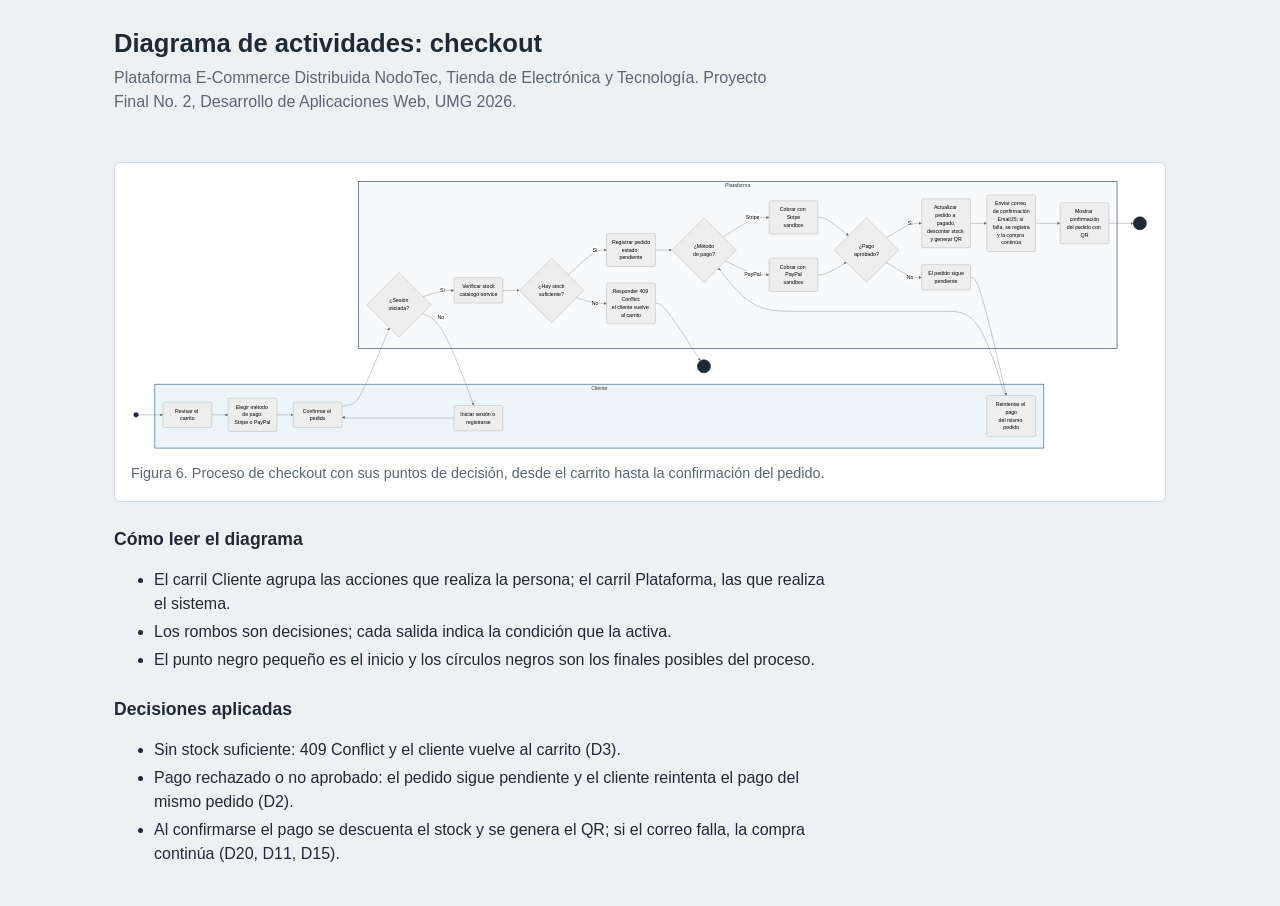
<file: docs/diagramas/diagrama7_actividades/actividades_checkout.html>
<!DOCTYPE html>
<html lang="es">
<head>
<meta charset="utf-8">
<meta name="viewport" content="width=device-width, initial-scale=1">
<title>Diagrama de actividades: checkout</title>
<style>
  :root { --ink:#1f2a36; --muted:#5b6673; --line:#d5dbe1; --paper:#ffffff; --bg:#eef1f4; }
  * { box-sizing:border-box; }
  body { margin:0; background:var(--bg); color:var(--ink); font-family:"Segoe UI", Arial, Helvetica, sans-serif; line-height:1.5; }
  header, main { max-width:1100px; margin:0 auto; padding:24px; }
  h1 { font-size:1.6rem; margin:0 0 4px; }
  header p { margin:0; color:var(--muted); max-width:75ch; }
  figure { margin:0; background:var(--paper); border:1px solid var(--line); border-radius:6px; padding:16px; overflow-x:auto; }
  figure svg { max-width:100%; height:auto; display:block; margin:0 auto; }
  figcaption { margin-top:12px; color:var(--muted); font-size:.9rem; }
  section { margin-top:24px; max-width:80ch; }
  h2 { font-size:1.1rem; margin:0 0 8px; }
  li { margin-bottom:4px; }
  @media print { body { background:#fff; } figure { border:none; padding:0; } }
</style>
</head>
<body>
<header>
  <h1>Diagrama de actividades: checkout</h1>
  <p>Plataforma E-Commerce Distribuida NodoTec, Tienda de Electrónica y Tecnología. Proyecto Final No. 2, Desarrollo de Aplicaciones Web, UMG 2026.</p>
</header>
<main>
  <figure>
    <svg id="my-svg" width="3125.0625" xmlns="http://www.w3.org/2000/svg" xmlns:xlink="http://www.w3.org/1999/xlink" class="flowchart" height="834" viewBox="0 0 3125.0625 834" role="graphics-document document" aria-roledescription="flowchart-v2" style="background-color: white;"><style>#my-svg{font-family:Liberation Sans;font-size:16px;fill:#000000;}@keyframes edge-animation-frame{from{stroke-dashoffset:0;}}@keyframes dash{to{stroke-dashoffset:0;}}#my-svg .edge-animation-slow{stroke-dasharray:9,5!important;stroke-dashoffset:900;animation:dash 50s linear infinite;stroke-linecap:round;}#my-svg .edge-animation-fast{stroke-dasharray:9,5!important;stroke-dashoffset:900;animation:dash 20s linear infinite;stroke-linecap:round;}#my-svg .error-icon{fill:#552222;}#my-svg .error-text{fill:#552222;stroke:#552222;}#my-svg .edge-thickness-normal{stroke-width:1px;}#my-svg .edge-thickness-thick{stroke-width:3.5px;}#my-svg .edge-pattern-solid{stroke-dasharray:0;}#my-svg .edge-thickness-invisible{stroke-width:0;fill:none;}#my-svg .edge-pattern-dashed{stroke-dasharray:3;}#my-svg .edge-pattern-dotted{stroke-dasharray:2;}#my-svg .marker{fill:#666;stroke:#666;}#my-svg .marker.cross{stroke:#666;}#my-svg svg{font-family:Liberation Sans;font-size:16px;}#my-svg p{margin:0;}#my-svg .label{font-family:Liberation Sans;color:#000000;}#my-svg .cluster-label text{fill:#333;}#my-svg .cluster-label span{color:#333;}#my-svg .cluster-label span p{background-color:transparent;}#my-svg .label text,#my-svg span{fill:#000000;color:#000000;}#my-svg .node rect,#my-svg .node circle,#my-svg .node ellipse,#my-svg .node polygon,#my-svg .node path{fill:#eee;stroke:#999;stroke-width:1px;}#my-svg .rough-node .label text,#my-svg .node .label text,#my-svg .image-shape .label,#my-svg .icon-shape .label{text-anchor:middle;}#my-svg .node .katex path{fill:#000;stroke:#000;stroke-width:1px;}#my-svg .rough-node .label,#my-svg .node .label,#my-svg .image-shape .label,#my-svg .icon-shape .label{text-align:center;}#my-svg .node.clickable{cursor:pointer;}#my-svg .root .anchor path{fill:#666!important;stroke-width:0;stroke:#666;}#my-svg .arrowheadPath{fill:#333333;}#my-svg .edgePaths .path{stroke:#666;stroke-width:1px;}#my-svg .flowchart-link{stroke:#666;fill:none;}#my-svg .edgeLabel{background-color:white;text-align:center;}#my-svg .edgeLabel p{background-color:white;}#my-svg .edgeLabel rect{opacity:0.5;background-color:white;fill:white;}#my-svg .labelBkg{background-color:rgba(255, 255, 255, 0.5);}#my-svg .cluster rect{fill:hsl(0, 0%, 98.9215686275%);stroke:#707070;stroke-width:1px;}#my-svg .cluster text{fill:#333;}#my-svg .cluster span{color:#333;}#my-svg .node .collapsed-indicator{fill:#707070;stroke:none;opacity:0.6;}#my-svg .node .collapsed-separator{stroke:#707070;stroke-width:0.75px;}#my-svg div.mermaidTooltip{position:absolute;text-align:center;max-width:200px;padding:2px;font-family:Liberation Sans;font-size:12px;background:hsl(-160, 0%, 93.3333333333%);border:1px solid #707070;border-radius:2px;pointer-events:none;z-index:100;}#my-svg .flowchartTitleText{text-anchor:middle;font-size:18px;fill:#000000;}#my-svg rect.text{fill:none;stroke-width:0;}#my-svg .icon-shape,#my-svg .image-shape{background-color:white;text-align:center;}#my-svg .icon-shape p,#my-svg .image-shape p{background-color:white;padding:2px;}#my-svg .icon-shape .label rect,#my-svg .image-shape .label rect{opacity:0.5;background-color:white;fill:white;}#my-svg .label-icon{display:inline-block;height:1em;overflow:visible;vertical-align:-0.125em;}#my-svg .node .label-icon path{fill:currentColor;stroke:revert;stroke-width:revert;}#my-svg .node .neo-node{stroke:#999;}#my-svg [data-look="neo"].node rect,#my-svg [data-look="neo"].cluster rect,#my-svg [data-look="neo"].node polygon{stroke:url(#my-svg-gradient);filter:drop-shadow( 1px 2px 2px rgba(185,185,185,1));}#my-svg [data-look="neo"].swimlane.cluster rect{filter:none;}#my-svg [data-look="neo"].node path{stroke:url(#my-svg-gradient);stroke-width:1px;}#my-svg [data-look="neo"].node .outer-path{filter:drop-shadow( 1px 2px 2px rgba(185,185,185,1));}#my-svg [data-look="neo"].node .neo-line path{stroke:#999;filter:none;}#my-svg [data-look="neo"].node circle{stroke:url(#my-svg-gradient);filter:drop-shadow( 1px 2px 2px rgba(185,185,185,1));}#my-svg [data-look="neo"].node circle .state-start{fill:#000000;}#my-svg [data-look="neo"].icon-shape .icon{fill:url(#my-svg-gradient);filter:drop-shadow( 1px 2px 2px rgba(185,185,185,1));}#my-svg [data-look="neo"].icon-shape .icon-neo path{stroke:url(#my-svg-gradient);filter:drop-shadow( 1px 2px 2px rgba(185,185,185,1));}#my-svg :root{--mermaid-font-family:"trebuchet ms",verdana,arial,sans-serif;}#my-svg .inicio&gt;*{fill:rgb(31, 42, 54)!important;stroke:rgb(31, 42, 54)!important;color:rgb(255, 255, 255)!important;}#my-svg .inicio span{fill:rgb(31, 42, 54)!important;stroke:rgb(31, 42, 54)!important;color:rgb(255, 255, 255)!important;}#my-svg .inicio tspan{fill:rgb(255, 255, 255)!important;}#my-svg .fin&gt;*{fill:rgb(31, 42, 54)!important;stroke:rgb(31, 42, 54)!important;stroke-width:2px!important;color:rgb(255, 255, 255)!important;}#my-svg .fin span{fill:rgb(31, 42, 54)!important;stroke:rgb(31, 42, 54)!important;stroke-width:2px!important;color:rgb(255, 255, 255)!important;}#my-svg .fin tspan{fill:rgb(255, 255, 255)!important;}</style><g><marker id="my-svg_flowchart-v2-pointEnd" class="marker flowchart-v2" viewBox="0 0 10 10" refX="5" refY="5" markerUnits="userSpaceOnUse" markerWidth="8" markerHeight="8" orient="auto"><path d="M 0 0 L 10 5 L 0 10 z" class="arrowMarkerPath" style="stroke-width: 1; stroke-dasharray: 1, 0;"/></marker><marker id="my-svg_flowchart-v2-pointStart" class="marker flowchart-v2" viewBox="0 0 10 10" refX="4.5" refY="5" markerUnits="userSpaceOnUse" markerWidth="8" markerHeight="8" orient="auto"><path d="M 0 5 L 10 10 L 10 0 z" class="arrowMarkerPath" style="stroke-width: 1; stroke-dasharray: 1, 0;"/></marker><marker id="my-svg_flowchart-v2-pointEnd-margin" class="marker flowchart-v2" viewBox="0 0 11.5 14" refX="11.5" refY="7" markerUnits="userSpaceOnUse" markerWidth="10.5" markerHeight="14" orient="auto"><path d="M 0 0 L 11.5 7 L 0 14 z" class="arrowMarkerPath" style="stroke-width: 0; stroke-dasharray: 1, 0;"/></marker><marker id="my-svg_flowchart-v2-pointStart-margin" class="marker flowchart-v2" viewBox="0 0 11.5 14" refX="1" refY="7" markerUnits="userSpaceOnUse" markerWidth="11.5" markerHeight="14" orient="auto"><polygon points="0,7 11.5,14 11.5,0" class="arrowMarkerPath" style="stroke-width: 0; stroke-dasharray: 1, 0;"/></marker><marker id="my-svg_flowchart-v2-circleEnd" class="marker flowchart-v2" viewBox="0 0 10 10" refX="11" refY="5" markerUnits="userSpaceOnUse" markerWidth="11" markerHeight="11" orient="auto"><circle cx="5" cy="5" r="5" class="arrowMarkerPath" style="stroke-width: 1; stroke-dasharray: 1, 0;"/></marker><marker id="my-svg_flowchart-v2-circleStart" class="marker flowchart-v2" viewBox="0 0 10 10" refX="-1" refY="5" markerUnits="userSpaceOnUse" markerWidth="11" markerHeight="11" orient="auto"><circle cx="5" cy="5" r="5" class="arrowMarkerPath" style="stroke-width: 1; stroke-dasharray: 1, 0;"/></marker><marker id="my-svg_flowchart-v2-circleEnd-margin" class="marker flowchart-v2" viewBox="0 0 10 10" refY="5" refX="12.25" markerUnits="userSpaceOnUse" markerWidth="14" markerHeight="14" orient="auto"><circle cx="5" cy="5" r="5" class="arrowMarkerPath" style="stroke-width: 0; stroke-dasharray: 1, 0;"/></marker><marker id="my-svg_flowchart-v2-circleStart-margin" class="marker flowchart-v2" viewBox="0 0 10 10" refX="-2" refY="5" markerUnits="userSpaceOnUse" markerWidth="14" markerHeight="14" orient="auto"><circle cx="5" cy="5" r="5" class="arrowMarkerPath" style="stroke-width: 0; stroke-dasharray: 1, 0;"/></marker><marker id="my-svg_flowchart-v2-crossEnd" class="marker cross flowchart-v2" viewBox="0 0 11 11" refX="12" refY="5.2" markerUnits="userSpaceOnUse" markerWidth="11" markerHeight="11" orient="auto"><path d="M 1,1 l 9,9 M 10,1 l -9,9" class="arrowMarkerPath" style="stroke-width: 2; stroke-dasharray: 1, 0;"/></marker><marker id="my-svg_flowchart-v2-crossStart" class="marker cross flowchart-v2" viewBox="0 0 11 11" refX="-1" refY="5.2" markerUnits="userSpaceOnUse" markerWidth="11" markerHeight="11" orient="auto"><path d="M 1,1 l 9,9 M 10,1 l -9,9" class="arrowMarkerPath" style="stroke-width: 2; stroke-dasharray: 1, 0;"/></marker><marker id="my-svg_flowchart-v2-crossEnd-margin" class="marker cross flowchart-v2" viewBox="0 0 15 15" refX="17.7" refY="7.5" markerUnits="userSpaceOnUse" markerWidth="12" markerHeight="12" orient="auto"><path d="M 1,1 L 14,14 M 1,14 L 14,1" class="arrowMarkerPath" style="stroke-width: 2.5;"/></marker><marker id="my-svg_flowchart-v2-crossStart-margin" class="marker cross flowchart-v2" viewBox="0 0 15 15" refX="-3.5" refY="7.5" markerUnits="userSpaceOnUse" markerWidth="12" markerHeight="12" orient="auto"><path d="M 1,1 L 14,14 M 1,14 L 14,1" class="arrowMarkerPath" style="stroke-width: 2.5; stroke-dasharray: 1, 0;"/></marker><g class="root"><g class="clusters"><g class="cluster" id="my-svg-PL" data-look="classic"><rect style="fill:#f7f9fb !important;stroke:#3a4a5c !important;stroke-width:2px !important" x="698" y="8" width="2329.0625" height="512"/><g class="cluster-label" transform="translate(1823.84375, 8)"><foreignObject width="77.375" height="24"><div xmlns="http://www.w3.org/1999/xhtml" style="display: table-cell; white-space: nowrap; line-height: 1.5;"><span class="nodeLabel"><p>Plataforma</p></span></div></foreignObject></g></g><g class="cluster" id="my-svg-CL" data-look="classic"><rect style="fill:#eef5f9 !important;stroke:#2f6b8a !important;stroke-width:2px !important" x="73" y="630" width="2729.0625" height="196"/><g class="cluster-label" transform="translate(1412.625, 630)"><foreignObject width="49.8125" height="24"><div xmlns="http://www.w3.org/1999/xhtml" style="display: table-cell; white-space: nowrap; line-height: 1.5;"><span class="nodeLabel"><p>Cliente</p></span></div></foreignObject></g></g></g><g class="edgePaths"><path d="M23,724L27.167,724C31.333,724,39.667,724,48,724C56.333,724,64.667,724,72.333,724C80,724,87,724,90.5,724L94,724" id="my-svg-L_I_A1_0" class="edge-thickness-normal edge-pattern-solid edge-thickness-normal edge-pattern-solid flowchart-link" style=";" data-edge="true" data-et="edge" data-id="L_I_A1_0" data-points="W3sieCI6MjMsInkiOjcyNH0seyJ4Ijo0OCwieSI6NzI0fSx7IngiOjczLCJ5Ijo3MjR9LHsieCI6OTgsInkiOjcyNH1d" data-look="classic" marker-end="url(#my-svg_flowchart-v2-pointEnd)"/><path d="M248,724L252.167,724C256.333,724,264.667,724,272.333,724C280,724,287,724,290.5,724L294,724" id="my-svg-L_A1_A2_0" class="edge-thickness-normal edge-pattern-solid edge-thickness-normal edge-pattern-solid flowchart-link" style=";" data-edge="true" data-et="edge" data-id="L_A1_A2_0" data-points="W3sieCI6MjQ4LCJ5Ijo3MjR9LHsieCI6MjczLCJ5Ijo3MjR9LHsieCI6Mjk4LCJ5Ijo3MjR9XQ==" data-look="classic" marker-end="url(#my-svg_flowchart-v2-pointEnd)"/><path d="M448,724L452.167,724C456.333,724,464.667,724,472.333,724C480,724,487,724,490.5,724L494,724" id="my-svg-L_A2_A3_0" class="edge-thickness-normal edge-pattern-solid edge-thickness-normal edge-pattern-solid flowchart-link" style=";" data-edge="true" data-et="edge" data-id="L_A2_A3_0" data-points="W3sieCI6NDQ4LCJ5Ijo3MjR9LHsieCI6NDczLCJ5Ijo3MjR9LHsieCI6NDk4LCJ5Ijo3MjR9XQ==" data-look="classic" marker-end="url(#my-svg_flowchart-v2-pointEnd)"/><path d="M648,699.25L652.167,697.875C656.333,696.5,664.667,693.75,673,692.375C681.333,691,689.667,691,709.48,652.515C729.293,614.03,760.585,537.06,776.232,498.575L791.878,460.09" id="my-svg-L_A3_D1_0" class="edge-thickness-normal edge-pattern-solid edge-thickness-normal edge-pattern-solid flowchart-link" style=";" data-edge="true" data-et="edge" data-id="L_A3_D1_0" data-points="W3sieCI6NjQ4LCJ5Ijo2OTkuMjV9LHsieCI6NjczLCJ5Ijo2OTF9LHsieCI6Njk4LCJ5Ijo2OTF9LHsieCI6NzkzLjM4NDYxNTM4NDYxNTQsInkiOjQ1Ni4zODQ2MTUzODQ2MTUzNn1d" data-look="classic" marker-end="url(#my-svg_flowchart-v2-pointEnd)"/><path d="M893.741,413.259L904.156,417.215C914.57,421.172,935.398,429.086,961.539,475.418C987.68,521.75,1019.134,606.5,1034.86,648.875L1050.587,691.25" id="my-svg-L_D1_A4_0" class="edge-thickness-normal edge-pattern-solid edge-thickness-normal edge-pattern-solid flowchart-link" style=";" data-edge="true" data-et="edge" data-id="L_D1_A4_0" data-points="W3sieCI6ODkzLjc0MTQ5MDU3MzIsInkiOjQxMy4yNTg1MDk0MjY3OTk5NX0seyJ4Ijo5NTYuMjI2NTYyNSwieSI6NDM3fSx7IngiOjEwNTEuOTc4OTI5OTI0MjQyNSwieSI6Njk1fV0=" data-look="classic" marker-end="url(#my-svg_flowchart-v2-pointEnd)"/><path d="M991.453,734L985.582,734C979.711,734,967.969,734,939.727,734C911.484,734,866.742,734,823.704,734C780.667,734,739.333,734,714.5,734C689.667,734,681.333,734,673.663,733.65C665.993,733.299,658.987,732.599,655.483,732.248L651.98,731.898" id="my-svg-L_A4_A3_0" class="edge-thickness-normal edge-pattern-solid edge-thickness-normal edge-pattern-solid flowchart-link" style=";" data-edge="true" data-et="edge" data-id="L_A4_A3_0" data-points="W3sieCI6OTkxLjQ1MzEyNSwieSI6NzM0fSx7IngiOjk1Ni4yMjY1NjI1LCJ5Ijo3MzR9LHsieCI6ODIyLCJ5Ijo3MzR9LHsieCI6Njk4LCJ5Ijo3MzR9LHsieCI6NjczLCJ5Ijo3MzR9LHsieCI6NjQ4LCJ5Ijo3MzEuNX1d" data-look="classic" marker-end="url(#my-svg_flowchart-v2-pointEnd)"/><path d="M896.559,361.559L906.504,358.299C916.448,355.039,936.337,348.52,951.486,345.26C966.635,342,977.044,342,982.249,342L987.453,342" id="my-svg-L_D1_P1_0" class="edge-thickness-normal edge-pattern-solid edge-thickness-normal edge-pattern-solid flowchart-link" style=";" data-edge="true" data-et="edge" data-id="L_D1_P1_0" data-points="W3sieCI6ODk2LjU1OTE5ODcwMjQ5NDIsInkiOjM2MS41NTkxOTg3MDI0OTQyfSx7IngiOjk1Ni4yMjY1NjI1LCJ5IjozNDJ9LHsieCI6OTkxLjQ1MzEyNSwieSI6MzQyfV0=" data-look="classic" marker-end="url(#my-svg_flowchart-v2-pointEnd)"/><path d="M1141.453,342L1145.62,342C1149.786,342,1158.12,342,1165.786,342C1173.453,342,1180.453,342,1183.953,342L1187.453,342" id="my-svg-L_P1_D2_0" class="edge-thickness-normal edge-pattern-solid edge-thickness-normal edge-pattern-solid flowchart-link" style=";" data-edge="true" data-et="edge" data-id="L_P1_D2_0" data-points="W3sieCI6MTE0MS40NTMxMjUsInkiOjM0Mn0seyJ4IjoxMTY2LjQ1MzEyNSwieSI6MzQyfSx7IngiOjExOTEuNDUzMTI1LCJ5IjozNDJ9XQ==" data-look="classic" marker-end="url(#my-svg_flowchart-v2-pointEnd)"/><path d="M1366.724,364.729L1376.383,367.608C1386.043,370.486,1405.361,376.243,1420.225,379.122C1435.089,382,1445.497,382,1450.702,382L1455.906,382" id="my-svg-L_D2_P2_0" class="edge-thickness-normal edge-pattern-solid edge-thickness-normal edge-pattern-solid flowchart-link" style=";" data-edge="true" data-et="edge" data-id="L_D2_P2_0" data-points="W3sieCI6MTM2Ni43MjQwOTkzOTU3NjcsInkiOjM2NC43MjkwMjU2MDQyMzN9LHsieCI6MTQyNC42Nzk2ODc1LCJ5IjozODJ9LHsieCI6MTQ1OS45MDYyNSwieSI6MzgyfV0=" data-look="classic" marker-end="url(#my-svg_flowchart-v2-pointEnd)"/><path d="M1609.906,382L1614.073,382C1618.24,382,1626.573,382,1649.244,410.801C1671.915,439.603,1708.924,497.206,1727.429,526.007L1745.933,554.808" id="my-svg-L_P2_F1_0" class="edge-thickness-normal edge-pattern-solid edge-thickness-normal edge-pattern-solid flowchart-link" style=";" data-edge="true" data-et="edge" data-id="L_P2_F1_0" data-points="W3sieCI6MTYwOS45MDYyNSwieSI6MzgyfSx7IngiOjE2MzQuOTA2MjUsInkiOjM4Mn0seyJ4IjoxNzQ4LjA5NTUwNDkyNzMzNiwieSI6NTU4LjE3MzU5ODM5NDk2NjZ9XQ==" data-look="classic" marker-end="url(#my-svg_flowchart-v2-pointEnd)"/><path d="M1341.913,294.46L1355.708,281.717C1369.502,268.974,1397.091,243.487,1416.09,230.743C1435.089,218,1445.497,218,1450.702,218L1455.906,218" id="my-svg-L_D2_P3_0" class="edge-thickness-normal edge-pattern-solid edge-thickness-normal edge-pattern-solid flowchart-link" style=";" data-edge="true" data-et="edge" data-id="L_D2_P3_0" data-points="W3sieCI6MTM0MS45MTM0NzY1NTY1OTEsInkiOjI5NC40NjAzNTE1NTY1OTA5fSx7IngiOjE0MjQuNjc5Njg3NSwieSI6MjE4fSx7IngiOjE0NTkuOTA2MjUsInkiOjIxOH1d" data-look="classic" marker-end="url(#my-svg_flowchart-v2-pointEnd)"/><path d="M1609.906,218L1614.073,218C1618.24,218,1626.573,218,1634.24,218C1641.906,218,1648.906,218,1652.406,218L1655.906,218" id="my-svg-L_P3_D3_0" class="edge-thickness-normal edge-pattern-solid edge-thickness-normal edge-pattern-solid flowchart-link" style=";" data-edge="true" data-et="edge" data-id="L_P3_D3_0" data-points="W3sieCI6MTYwOS45MDYyNSwieSI6MjE4fSx7IngiOjE2MzQuOTA2MjUsInkiOjIxOH0seyJ4IjoxNjU5LjkwNjI1LCJ5IjoyMTh9XQ==" data-look="classic" marker-end="url(#my-svg_flowchart-v2-pointEnd)"/><path d="M1818.203,178.297L1833.212,168.248C1848.221,158.198,1878.24,138.099,1900.974,128.05C1923.708,118,1939.159,118,1946.884,118L1954.609,118" id="my-svg-L_D3_P4_0" class="edge-thickness-normal edge-pattern-solid edge-thickness-normal edge-pattern-solid flowchart-link" style=";" data-edge="true" data-et="edge" data-id="L_D3_P4_0" data-points="W3sieCI6MTgxOC4yMDMyNzAzOTY2NTM4LCJ5IjoxNzguMjk3MDIwMzk2NjUzODN9LHsieCI6MTkwOC4yNTc4MTI1LCJ5IjoxMTh9LHsieCI6MTk1OC42MDkzNzUsInkiOjExOH1d" data-look="classic" marker-end="url(#my-svg_flowchart-v2-pointEnd)"/><path d="M2108.609,118L2112.776,118C2116.943,118,2125.276,118,2140.457,126.882C2155.637,135.764,2177.665,153.528,2188.678,162.41L2199.692,171.293" id="my-svg-L_P4_D4_0" class="edge-thickness-normal edge-pattern-solid edge-thickness-normal edge-pattern-solid flowchart-link" style=";" data-edge="true" data-et="edge" data-id="L_P4_D4_0" data-points="W3sieCI6MjEwOC42MDkzNzUsInkiOjExOH0seyJ4IjoyMTMzLjYwOTM3NSwieSI6MTE4fSx7IngiOjIyMDIuODA1ODAzNTcxNDI4NCwieSI6MTczLjgwMzU3MTQyODU3MTQyfV0=" data-look="classic" marker-end="url(#my-svg_flowchart-v2-pointEnd)"/><path d="M1824.518,251.388L1838.475,258.49C1852.432,265.592,1880.345,279.796,1902.027,286.898C1923.708,294,1939.159,294,1946.884,294L1954.609,294" id="my-svg-L_D3_P5_0" class="edge-thickness-normal edge-pattern-solid edge-thickness-normal edge-pattern-solid flowchart-link" style=";" data-edge="true" data-et="edge" data-id="L_D3_P5_0" data-points="W3sieCI6MTgyNC41MTg0MTg0ODY3Mzk0LCJ5IjoyNTEuMzg3ODMxNTEzMjYwNTJ9LHsieCI6MTkwOC4yNTc4MTI1LCJ5IjoyOTR9LHsieCI6MTk1OC42MDkzNzUsInkiOjI5NH1d" data-look="classic" marker-end="url(#my-svg_flowchart-v2-pointEnd)"/><path d="M2108.609,294L2112.776,294C2116.943,294,2125.276,294,2139.311,287.952C2153.346,281.903,2173.082,269.807,2182.951,263.759L2192.819,257.71" id="my-svg-L_P5_D4_0" class="edge-thickness-normal edge-pattern-solid edge-thickness-normal edge-pattern-solid flowchart-link" style=";" data-edge="true" data-et="edge" data-id="L_P5_D4_0" data-points="W3sieCI6MjEwOC42MDkzNzUsInkiOjI5NH0seyJ4IjoyMTMzLjYwOTM3NSwieSI6Mjk0fSx7IngiOjIxOTYuMjI5Mzc1LCJ5IjoyNTUuNjJ9XQ==" data-look="classic" marker-end="url(#my-svg_flowchart-v2-pointEnd)"/><path d="M2318.502,256.107L2330.724,263.756C2342.947,271.405,2367.391,286.702,2384.818,294.351C2402.245,302,2412.654,302,2417.858,302L2423.063,302" id="my-svg-L_D4_P6_0" class="edge-thickness-normal edge-pattern-solid edge-thickness-normal edge-pattern-solid flowchart-link" style=";" data-edge="true" data-et="edge" data-id="L_D4_P6_0" data-points="W3sieCI6MjMxOC41MDIxODk5NTAwNTksInkiOjI1Ni4xMDcxODUwNDk5NDA5NH0seyJ4IjoyMzkxLjgzNTkzNzUsInkiOjMwMn0seyJ4IjoyNDI3LjA2MjUsInkiOjMwMn1d" data-look="classic" marker-end="url(#my-svg_flowchart-v2-pointEnd)"/><path d="M2577.063,302L2581.229,302C2585.396,302,2593.729,302,2611.945,361.851C2630.162,421.702,2658.261,541.404,2672.31,601.255L2686.36,661.106" id="my-svg-L_P6_A5_0" class="edge-thickness-normal edge-pattern-solid edge-thickness-normal edge-pattern-solid flowchart-link" style=";" data-edge="true" data-et="edge" data-id="L_P6_A5_0" data-points="W3sieCI6MjU3Ny4wNjI1LCJ5IjozMDJ9LHsieCI6MjYwMi4wNjI1LCJ5IjozMDJ9LHsieCI6MjY4Ny4yNzM3Njc2MDU2MzQsInkiOjY2NX1d" data-look="classic" marker-end="url(#my-svg_flowchart-v2-pointEnd)"/><path d="M2682.497,665L2669.091,621.833C2655.686,578.667,2628.874,492.333,2598.802,449.167C2568.729,406,2535.396,406,2500.358,406C2465.32,406,2428.578,406,2387.836,406C2347.094,406,2302.352,406,2259.314,406C2216.276,406,2174.943,406,2137.609,406C2100.276,406,2066.943,406,2029.384,406C1991.826,406,1950.042,406,1911.977,384.384C1873.913,362.768,1839.568,319.535,1822.396,297.919L1805.223,276.303" id="my-svg-L_A5_D3_0" class="edge-thickness-normal edge-pattern-solid edge-thickness-normal edge-pattern-solid flowchart-link" style=";" data-edge="true" data-et="edge" data-id="L_A5_D3_0" data-points="[base64]" data-look="classic" marker-end="url(#my-svg_flowchart-v2-pointEnd)"/><path d="M2319.065,180.456L2331.194,173.047C2343.322,165.637,2367.579,150.819,2384.912,143.409C2402.245,136,2412.654,136,2417.858,136L2423.063,136" id="my-svg-L_D4_P7_0" class="edge-thickness-normal edge-pattern-solid edge-thickness-normal edge-pattern-solid flowchart-link" style=";" data-edge="true" data-et="edge" data-id="L_D4_P7_0" data-points="W3sieCI6MjMxOS4wNjU0MjE1MzY4MzYsInkiOjE4MC40NTYwNDY1MzY4MzU2M30seyJ4IjoyMzkxLjgzNTkzNzUsInkiOjEzNn0seyJ4IjoyNDI3LjA2MjUsInkiOjEzNn1d" data-look="classic" marker-end="url(#my-svg_flowchart-v2-pointEnd)"/><path d="M2577.063,136L2581.229,136C2585.396,136,2593.729,136,2601.396,136C2609.063,136,2616.063,136,2619.563,136L2623.063,136" id="my-svg-L_P7_P8_0" class="edge-thickness-normal edge-pattern-solid edge-thickness-normal edge-pattern-solid flowchart-link" style=";" data-edge="true" data-et="edge" data-id="L_P7_P8_0" data-points="W3sieCI6MjU3Ny4wNjI1LCJ5IjoxMzZ9LHsieCI6MjYwMi4wNjI1LCJ5IjoxMzZ9LHsieCI6MjYyNy4wNjI1LCJ5IjoxMzZ9XQ==" data-look="classic" marker-end="url(#my-svg_flowchart-v2-pointEnd)"/><path d="M2777.063,136L2781.229,136C2785.396,136,2793.729,136,2802.063,136C2810.396,136,2818.729,136,2826.396,136C2834.063,136,2841.063,136,2844.563,136L2848.063,136" id="my-svg-L_P8_P9_0" class="edge-thickness-normal edge-pattern-solid edge-thickness-normal edge-pattern-solid flowchart-link" style=";" data-edge="true" data-et="edge" data-id="L_P8_P9_0" data-points="W3sieCI6Mjc3Ny4wNjI1LCJ5IjoxMzZ9LHsieCI6MjgwMi4wNjI1LCJ5IjoxMzZ9LHsieCI6MjgyNy4wNjI1LCJ5IjoxMzZ9LHsieCI6Mjg1Mi4wNjI1LCJ5IjoxMzZ9XQ==" data-look="classic" marker-end="url(#my-svg_flowchart-v2-pointEnd)"/><path d="M3002.063,136L3006.229,136C3010.396,136,3018.729,136,3027.063,136C3035.396,136,3043.729,136,3051.396,136C3059.063,136,3066.063,136,3069.563,136L3073.063,136" id="my-svg-L_P9_F3_0" class="edge-thickness-normal edge-pattern-solid edge-thickness-normal edge-pattern-solid flowchart-link" style=";" data-edge="true" data-et="edge" data-id="L_P9_F3_0" data-points="W3sieCI6MzAwMi4wNjI1LCJ5IjoxMzZ9LHsieCI6MzAyNy4wNjI1LCJ5IjoxMzZ9LHsieCI6MzA1Mi4wNjI1LCJ5IjoxMzZ9LHsieCI6MzA3Ny4wNjI1LCJ5IjoxMzZ9XQ==" data-look="classic" marker-end="url(#my-svg_flowchart-v2-pointEnd)"/></g><g class="edgeLabels"><g class="edgeLabel"><g class="label" data-id="L_I_A1_0" transform="translate(0, 0)"><foreignObject width="0" height="0"><div xmlns="http://www.w3.org/1999/xhtml" class="labelBkg" style="display: table-cell; white-space: nowrap; line-height: 1.5; max-width: 200px; text-align: center;"><span class="edgeLabel"></span></div></foreignObject></g></g><g class="edgeLabel"><g class="label" data-id="L_A1_A2_0" transform="translate(0, 0)"><foreignObject width="0" height="0"><div xmlns="http://www.w3.org/1999/xhtml" class="labelBkg" style="display: table-cell; white-space: nowrap; line-height: 1.5; max-width: 200px; text-align: center;"><span class="edgeLabel"></span></div></foreignObject></g></g><g class="edgeLabel"><g class="label" data-id="L_A2_A3_0" transform="translate(0, 0)"><foreignObject width="0" height="0"><div xmlns="http://www.w3.org/1999/xhtml" class="labelBkg" style="display: table-cell; white-space: nowrap; line-height: 1.5; max-width: 200px; text-align: center;"><span class="edgeLabel"></span></div></foreignObject></g></g><g class="edgeLabel"><g class="label" data-id="L_A3_D1_0" transform="translate(0, 0)"><foreignObject width="0" height="0"><div xmlns="http://www.w3.org/1999/xhtml" class="labelBkg" style="display: table-cell; white-space: nowrap; line-height: 1.5; max-width: 200px; text-align: center;"><span class="edgeLabel"></span></div></foreignObject></g></g><g class="edgeLabel" transform="translate(951.1535825, 423.33112000000006)"><g class="label" data-id="L_D1_A4_0" transform="translate(-10.2265625, -12)"><foreignObject width="20.453125" height="24"><div xmlns="http://www.w3.org/1999/xhtml" class="labelBkg" style="display: table-cell; white-space: nowrap; line-height: 1.5; max-width: 200px; text-align: center;"><span class="edgeLabel"><p>No</p></span></div></foreignObject></g></g><g class="edgeLabel"><g class="label" data-id="L_A4_A3_0" transform="translate(0, 0)"><foreignObject width="0" height="0"><div xmlns="http://www.w3.org/1999/xhtml" class="labelBkg" style="display: table-cell; white-space: nowrap; line-height: 1.5; max-width: 200px; text-align: center;"><span class="edgeLabel"></span></div></foreignObject></g></g><g class="edgeLabel" transform="translate(956.2265625, 342)"><g class="label" data-id="L_D1_P1_0" transform="translate(-7.5625, -12)"><foreignObject width="15.125" height="24"><div xmlns="http://www.w3.org/1999/xhtml" class="labelBkg" style="display: table-cell; white-space: nowrap; line-height: 1.5; max-width: 200px; text-align: center;"><span class="edgeLabel"><p>Sí</p></span></div></foreignObject></g></g><g class="edgeLabel"><g class="label" data-id="L_P1_D2_0" transform="translate(0, 0)"><foreignObject width="0" height="0"><div xmlns="http://www.w3.org/1999/xhtml" class="labelBkg" style="display: table-cell; white-space: nowrap; line-height: 1.5; max-width: 200px; text-align: center;"><span class="edgeLabel"></span></div></foreignObject></g></g><g class="edgeLabel" transform="translate(1424.6796875, 382)"><g class="label" data-id="L_D2_P2_0" transform="translate(-10.2265625, -12)"><foreignObject width="20.453125" height="24"><div xmlns="http://www.w3.org/1999/xhtml" class="labelBkg" style="display: table-cell; white-space: nowrap; line-height: 1.5; max-width: 200px; text-align: center;"><span class="edgeLabel"><p>No</p></span></div></foreignObject></g></g><g class="edgeLabel"><g class="label" data-id="L_P2_F1_0" transform="translate(0, 0)"><foreignObject width="0" height="0"><div xmlns="http://www.w3.org/1999/xhtml" class="labelBkg" style="display: table-cell; white-space: nowrap; line-height: 1.5; max-width: 200px; text-align: center;"><span class="edgeLabel"></span></div></foreignObject></g></g><g class="edgeLabel" transform="translate(1424.6796875, 218)"><g class="label" data-id="L_D2_P3_0" transform="translate(-7.5625, -12)"><foreignObject width="15.125" height="24"><div xmlns="http://www.w3.org/1999/xhtml" class="labelBkg" style="display: table-cell; white-space: nowrap; line-height: 1.5; max-width: 200px; text-align: center;"><span class="edgeLabel"><p>Sí</p></span></div></foreignObject></g></g><g class="edgeLabel"><g class="label" data-id="L_P3_D3_0" transform="translate(0, 0)"><foreignObject width="0" height="0"><div xmlns="http://www.w3.org/1999/xhtml" class="labelBkg" style="display: table-cell; white-space: nowrap; line-height: 1.5; max-width: 200px; text-align: center;"><span class="edgeLabel"></span></div></foreignObject></g></g><g class="edgeLabel" transform="translate(1908.2578125, 118)"><g class="label" data-id="L_D3_P4_0" transform="translate(-20.8984375, -12)"><foreignObject width="41.796875" height="24"><div xmlns="http://www.w3.org/1999/xhtml" class="labelBkg" style="display: table-cell; white-space: nowrap; line-height: 1.5; max-width: 200px; text-align: center;"><span class="edgeLabel"><p>Stripe</p></span></div></foreignObject></g></g><g class="edgeLabel"><g class="label" data-id="L_P4_D4_0" transform="translate(0, 0)"><foreignObject width="0" height="0"><div xmlns="http://www.w3.org/1999/xhtml" class="labelBkg" style="display: table-cell; white-space: nowrap; line-height: 1.5; max-width: 200px; text-align: center;"><span class="edgeLabel"></span></div></foreignObject></g></g><g class="edgeLabel" transform="translate(1908.2578125, 294)"><g class="label" data-id="L_D3_P5_0" transform="translate(-25.3515625, -12)"><foreignObject width="50.703125" height="24"><div xmlns="http://www.w3.org/1999/xhtml" class="labelBkg" style="display: table-cell; white-space: nowrap; line-height: 1.5; max-width: 200px; text-align: center;"><span class="edgeLabel"><p>PayPal</p></span></div></foreignObject></g></g><g class="edgeLabel"><g class="label" data-id="L_P5_D4_0" transform="translate(0, 0)"><foreignObject width="0" height="0"><div xmlns="http://www.w3.org/1999/xhtml" class="labelBkg" style="display: table-cell; white-space: nowrap; line-height: 1.5; max-width: 200px; text-align: center;"><span class="edgeLabel"></span></div></foreignObject></g></g><g class="edgeLabel" transform="translate(2391.8359375, 302)"><g class="label" data-id="L_D4_P6_0" transform="translate(-10.2265625, -12)"><foreignObject width="20.453125" height="24"><div xmlns="http://www.w3.org/1999/xhtml" class="labelBkg" style="display: table-cell; white-space: nowrap; line-height: 1.5; max-width: 200px; text-align: center;"><span class="edgeLabel"><p>No</p></span></div></foreignObject></g></g><g class="edgeLabel"><g class="label" data-id="L_P6_A5_0" transform="translate(0, 0)"><foreignObject width="0" height="0"><div xmlns="http://www.w3.org/1999/xhtml" class="labelBkg" style="display: table-cell; white-space: nowrap; line-height: 1.5; max-width: 200px; text-align: center;"><span class="edgeLabel"></span></div></foreignObject></g></g><g class="edgeLabel"><g class="label" data-id="L_A5_D3_0" transform="translate(0, 0)"><foreignObject width="0" height="0"><div xmlns="http://www.w3.org/1999/xhtml" class="labelBkg" style="display: table-cell; white-space: nowrap; line-height: 1.5; max-width: 200px; text-align: center;"><span class="edgeLabel"></span></div></foreignObject></g></g><g class="edgeLabel" transform="translate(2391.8359375, 136)"><g class="label" data-id="L_D4_P7_0" transform="translate(-7.5625, -12)"><foreignObject width="15.125" height="24"><div xmlns="http://www.w3.org/1999/xhtml" class="labelBkg" style="display: table-cell; white-space: nowrap; line-height: 1.5; max-width: 200px; text-align: center;"><span class="edgeLabel"><p>Sí</p></span></div></foreignObject></g></g><g class="edgeLabel"><g class="label" data-id="L_P7_P8_0" transform="translate(0, 0)"><foreignObject width="0" height="0"><div xmlns="http://www.w3.org/1999/xhtml" class="labelBkg" style="display: table-cell; white-space: nowrap; line-height: 1.5; max-width: 200px; text-align: center;"><span class="edgeLabel"></span></div></foreignObject></g></g><g class="edgeLabel"><g class="label" data-id="L_P8_P9_0" transform="translate(0, 0)"><foreignObject width="0" height="0"><div xmlns="http://www.w3.org/1999/xhtml" class="labelBkg" style="display: table-cell; white-space: nowrap; line-height: 1.5; max-width: 200px; text-align: center;"><span class="edgeLabel"></span></div></foreignObject></g></g><g class="edgeLabel"><g class="label" data-id="L_P9_F3_0" transform="translate(0, 0)"><foreignObject width="0" height="0"><div xmlns="http://www.w3.org/1999/xhtml" class="labelBkg" style="display: table-cell; white-space: nowrap; line-height: 1.5; max-width: 200px; text-align: center;"><span class="edgeLabel"></span></div></foreignObject></g></g></g><g class="nodes"><g class="node default inicio" id="my-svg-flowchart-I-0" data-look="classic" transform="translate(15.5, 724)"><circle class="basic label-container" style="fill:#1f2a36 !important;stroke:#1f2a36 !important" r="7.5" cx="0" cy="0"/><g class="label" style="color:#fff !important" transform="translate(0, 0)"><rect/><foreignObject width="0" height="0"><div style="color: rgb(255, 255, 255) !important; display: table-cell; white-space: nowrap; line-height: 1.5; max-width: 120px; text-align: center;" xmlns="http://www.w3.org/1999/xhtml"><span style="color:#fff !important" class="nodeLabel"></span></div></foreignObject></g></g><g class="node default" id="my-svg-flowchart-A1-1" data-look="classic" transform="translate(173, 724)"><rect class="basic label-container" style="" rx="5" ry="5" x="-75" y="-39" width="150" height="78"/><g class="label" style="" transform="translate(-60, -24)"><rect/><foreignObject width="120" height="48"><div xmlns="http://www.w3.org/1999/xhtml" style="display: table; white-space: break-spaces; line-height: 1.5; max-width: 120px; text-align: center; width: 120px;"><span class="nodeLabel"><p>Revisar el carrito</p></span></div></foreignObject></g></g><g class="node default" id="my-svg-flowchart-A2-3" data-look="classic" transform="translate(373, 724)"><rect class="basic label-container" style="" rx="5" ry="5" x="-75" y="-51" width="150" height="102"/><g class="label" style="" transform="translate(-60, -36)"><rect/><foreignObject width="120" height="72"><div xmlns="http://www.w3.org/1999/xhtml" style="display: table; white-space: break-spaces; line-height: 1.5; max-width: 120px; text-align: center; width: 120px;"><span class="nodeLabel"><p>Elegir método de pago:<br />Stripe o PayPal</p></span></div></foreignObject></g></g><g class="node default" id="my-svg-flowchart-A3-4" data-look="classic" transform="translate(573, 724)"><rect class="basic label-container" style="" rx="5" ry="5" x="-75" y="-39" width="150" height="78"/><g class="label" style="" transform="translate(-60, -24)"><rect/><foreignObject width="120" height="48"><div xmlns="http://www.w3.org/1999/xhtml" style="display: table; white-space: break-spaces; line-height: 1.5; max-width: 120px; text-align: center; width: 120px;"><span class="nodeLabel"><p>Confirmar el pedido</p></span></div></foreignObject></g></g><g class="node default" id="my-svg-flowchart-A4-5" data-look="classic" transform="translate(1066.453125, 734)"><rect class="basic label-container" style="" rx="5" ry="5" x="-75" y="-39" width="150" height="78"/><g class="label" style="" transform="translate(-60, -24)"><rect/><foreignObject width="120" height="48"><div xmlns="http://www.w3.org/1999/xhtml" style="display: table; white-space: break-spaces; line-height: 1.5; max-width: 120px; text-align: center; width: 120px;"><span class="nodeLabel"><p>Iniciar sesión o registrarse</p></span></div></foreignObject></g></g><g class="node default" id="my-svg-flowchart-A5-6" data-look="classic" transform="translate(2702.0625, 728)"><rect class="basic label-container" style="" rx="5" ry="5" x="-75" y="-63" width="150" height="126"/><g class="label" style="" transform="translate(-60, -48)"><rect/><foreignObject width="120" height="96"><div xmlns="http://www.w3.org/1999/xhtml" style="display: table; white-space: break-spaces; line-height: 1.5; max-width: 120px; text-align: center; width: 120px;"><span class="nodeLabel"><p>Reintentar el pago<br />del mismo pedido</p></span></div></foreignObject></g></g><g class="node default" id="my-svg-flowchart-D1-7" data-look="classic" transform="translate(822, 386)"><polygon points="99,0 198,-99 99,-198 0,-99" class="label-container" transform="translate(-98.5, 99)"/><g class="label" style="" transform="translate(-60, -24)"><rect/><foreignObject width="120" height="48"><div xmlns="http://www.w3.org/1999/xhtml" style="display: table; white-space: nowrap; line-height: 1.5; max-width: 120px; text-align: center; width: 120px;"><span class="nodeLabel"><p>¿Sesión<br />iniciada?</p></span></div></foreignObject></g></g><g class="node default" id="my-svg-flowchart-P1-8" data-look="classic" transform="translate(1066.453125, 342)"><rect class="basic label-container" style="" rx="5" ry="5" x="-75" y="-39" width="150" height="78"/><g class="label" style="" transform="translate(-60, -24)"><rect/><foreignObject width="120" height="48"><div xmlns="http://www.w3.org/1999/xhtml" style="display: table; white-space: nowrap; line-height: 1.5; max-width: 120px; text-align: center; width: 120px;"><span class="nodeLabel"><p>Verificar stock<br />catalogo-service</p></span></div></foreignObject></g></g><g class="node default" id="my-svg-flowchart-D2-9" data-look="classic" transform="translate(1290.453125, 342)"><polygon points="99,0 198,-99 99,-198 0,-99" class="label-container" transform="translate(-98.5, 99)"/><g class="label" style="" transform="translate(-60, -24)"><rect/><foreignObject width="120" height="48"><div xmlns="http://www.w3.org/1999/xhtml" style="display: table; white-space: nowrap; line-height: 1.5; max-width: 120px; text-align: center; width: 120px;"><span class="nodeLabel"><p>¿Hay stock<br />suficiente?</p></span></div></foreignObject></g></g><g class="node default" id="my-svg-flowchart-P2-10" data-look="classic" transform="translate(1534.90625, 382)"><rect class="basic label-container" style="" rx="5" ry="5" x="-75" y="-63" width="150" height="126"/><g class="label" style="" transform="translate(-60, -48)"><rect/><foreignObject width="120" height="96"><div xmlns="http://www.w3.org/1999/xhtml" style="display: table; white-space: break-spaces; line-height: 1.5; max-width: 120px; text-align: center; width: 120px;"><span class="nodeLabel"><p>Responder 409 Conflict:<br />el cliente vuelve al carrito</p></span></div></foreignObject></g></g><g class="node default" id="my-svg-flowchart-P3-11" data-look="classic" transform="translate(1534.90625, 218)"><rect class="basic label-container" style="" rx="5" ry="5" x="-75" y="-51" width="150" height="102"/><g class="label" style="" transform="translate(-60, -36)"><rect/><foreignObject width="120" height="72"><div xmlns="http://www.w3.org/1999/xhtml" style="display: table; white-space: break-spaces; line-height: 1.5; max-width: 120px; text-align: center; width: 120px;"><span class="nodeLabel"><p>Registrar pedido<br />estado: pendiente</p></span></div></foreignObject></g></g><g class="node default" id="my-svg-flowchart-D3-12" data-look="classic" transform="translate(1758.90625, 218)"><polygon points="99,0 198,-99 99,-198 0,-99" class="label-container" transform="translate(-98.5, 99)"/><g class="label" style="" transform="translate(-60, -24)"><rect/><foreignObject width="120" height="48"><div xmlns="http://www.w3.org/1999/xhtml" style="display: table; white-space: nowrap; line-height: 1.5; max-width: 120px; text-align: center; width: 120px;"><span class="nodeLabel"><p>¿Método<br />de pago?</p></span></div></foreignObject></g></g><g class="node default" id="my-svg-flowchart-P4-13" data-look="classic" transform="translate(2033.609375, 118)"><rect class="basic label-container" style="" rx="5" ry="5" x="-75" y="-51" width="150" height="102"/><g class="label" style="" transform="translate(-60, -36)"><rect/><foreignObject width="120" height="72"><div xmlns="http://www.w3.org/1999/xhtml" style="display: table; white-space: break-spaces; line-height: 1.5; max-width: 120px; text-align: center; width: 120px;"><span class="nodeLabel"><p>Cobrar con Stripe<br />sandbox</p></span></div></foreignObject></g></g><g class="node default" id="my-svg-flowchart-P5-14" data-look="classic" transform="translate(2033.609375, 294)"><rect class="basic label-container" style="" rx="5" ry="5" x="-75" y="-51" width="150" height="102"/><g class="label" style="" transform="translate(-60, -36)"><rect/><foreignObject width="120" height="72"><div xmlns="http://www.w3.org/1999/xhtml" style="display: table; white-space: break-spaces; line-height: 1.5; max-width: 120px; text-align: center; width: 120px;"><span class="nodeLabel"><p>Cobrar con PayPal<br />sandbox</p></span></div></foreignObject></g></g><g class="node default" id="my-svg-flowchart-D4-15" data-look="classic" transform="translate(2257.609375, 218)"><polygon points="99,0 198,-99 99,-198 0,-99" class="label-container" transform="translate(-98.5, 99)"/><g class="label" style="" transform="translate(-60, -24)"><rect/><foreignObject width="120" height="48"><div xmlns="http://www.w3.org/1999/xhtml" style="display: table; white-space: nowrap; line-height: 1.5; max-width: 120px; text-align: center; width: 120px;"><span class="nodeLabel"><p>¿Pago<br />aprobado?</p></span></div></foreignObject></g></g><g class="node default" id="my-svg-flowchart-P6-16" data-look="classic" transform="translate(2502.0625, 302)"><rect class="basic label-container" style="" rx="5" ry="5" x="-75" y="-39" width="150" height="78"/><g class="label" style="" transform="translate(-60, -24)"><rect/><foreignObject width="120" height="48"><div xmlns="http://www.w3.org/1999/xhtml" style="display: table; white-space: nowrap; line-height: 1.5; max-width: 120px; text-align: center; width: 120px;"><span class="nodeLabel"><p>El pedido sigue<br />pendiente</p></span></div></foreignObject></g></g><g class="node default" id="my-svg-flowchart-P7-17" data-look="classic" transform="translate(2502.0625, 136)"><rect class="basic label-container" style="" rx="5" ry="5" x="-75" y="-75" width="150" height="150"/><g class="label" style="" transform="translate(-60, -60)"><rect/><foreignObject width="120" height="120"><div xmlns="http://www.w3.org/1999/xhtml" style="display: table; white-space: break-spaces; line-height: 1.5; max-width: 120px; text-align: center; width: 120px;"><span class="nodeLabel"><p>Actualizar pedido a pagado,<br />descontar stock y generar QR</p></span></div></foreignObject></g></g><g class="node default" id="my-svg-flowchart-P8-18" data-look="classic" transform="translate(2702.0625, 136)"><rect class="basic label-container" style="" rx="5" ry="5" x="-75" y="-87" width="150" height="174"/><g class="label" style="" transform="translate(-60, -72)"><rect/><foreignObject width="120" height="144"><div xmlns="http://www.w3.org/1999/xhtml" style="display: table; white-space: break-spaces; line-height: 1.5; max-width: 120px; text-align: center; width: 120px;"><span class="nodeLabel"><p>Enviar correo de confirmación<br />EmailJS; si falla, se registra<br />y la compra continúa</p></span></div></foreignObject></g></g><g class="node default" id="my-svg-flowchart-P9-19" data-look="classic" transform="translate(2927.0625, 136)"><rect class="basic label-container" style="" rx="5" ry="5" x="-75" y="-63" width="150" height="126"/><g class="label" style="" transform="translate(-60, -48)"><rect/><foreignObject width="120" height="96"><div xmlns="http://www.w3.org/1999/xhtml" style="display: table; white-space: break-spaces; line-height: 1.5; max-width: 120px; text-align: center; width: 120px;"><span class="nodeLabel"><p>Mostrar confirmación<br />del pedido con QR</p></span></div></foreignObject></g></g><g class="node default fin" id="my-svg-flowchart-F1-32" data-look="classic" transform="translate(1758.90625, 575)"><g class="basic label-container" style="fill:#1f2a36 !important;stroke:#1f2a36 !important;stroke-width:2px !important"><circle class="outer-circle" style="fill:#1f2a36 !important;stroke:#1f2a36 !important;stroke-width:2px !important" r="20" cx="0" cy="0"/><circle class="inner-circle" style="fill:#1f2a36 !important;stroke:#1f2a36 !important;stroke-width:2px !important" r="15" cx="0" cy="0"/></g><g class="label" style="color:#fff !important" transform="translate(0, 0)"><rect/><foreignObject width="0" height="0"><div style="color: rgb(255, 255, 255) !important; display: table-cell; white-space: nowrap; line-height: 1.5; max-width: 120px; text-align: center;" xmlns="http://www.w3.org/1999/xhtml"><span style="color:#fff !important" class="nodeLabel"></span></div></foreignObject></g></g><g class="node default fin" id="my-svg-flowchart-F3-50" data-look="classic" transform="translate(3097.0625, 136)"><g class="basic label-container" style="fill:#1f2a36 !important;stroke:#1f2a36 !important;stroke-width:2px !important"><circle class="outer-circle" style="fill:#1f2a36 !important;stroke:#1f2a36 !important;stroke-width:2px !important" r="20" cx="0" cy="0"/><circle class="inner-circle" style="fill:#1f2a36 !important;stroke:#1f2a36 !important;stroke-width:2px !important" r="15" cx="0" cy="0"/></g><g class="label" style="color:#fff !important" transform="translate(0, 0)"><rect/><foreignObject width="0" height="0"><div style="color: rgb(255, 255, 255) !important; display: table-cell; white-space: nowrap; line-height: 1.5; max-width: 120px; text-align: center;" xmlns="http://www.w3.org/1999/xhtml"><span style="color:#fff !important" class="nodeLabel"></span></div></foreignObject></g></g></g></g></g><defs><filter id="my-svg-drop-shadow" height="130%" width="130%"><feDropShadow dx="4" dy="4" stdDeviation="0" flood-opacity="0.06" flood-color="#000000"/></filter></defs><defs><filter id="my-svg-drop-shadow-small" height="150%" width="150%"><feDropShadow dx="2" dy="2" stdDeviation="0" flood-opacity="0.06" flood-color="#000000"/></filter></defs><linearGradient id="my-svg-gradient" gradientUnits="objectBoundingBox" x1="0%" y1="0%" x2="100%" y2="0%"><stop offset="0%" stop-color="hsl(0, 0%, 83.3333333333%)" stop-opacity="1"/><stop offset="100%" stop-color="hsl(0, 0%, 88.9215686275%)" stop-opacity="1"/></linearGradient></svg>
    <figcaption>Figura 6. Proceso de checkout con sus puntos de decisión, desde el carrito hasta la confirmación del pedido.</figcaption>
  </figure>
  <section>
    <h2>Cómo leer el diagrama</h2>
    <ul>
      <li>El carril Cliente agrupa las acciones que realiza la persona; el carril Plataforma, las que realiza el sistema.</li>
      <li>Los rombos son decisiones; cada salida indica la condición que la activa.</li>
      <li>El punto negro pequeño es el inicio y los círculos negros son los finales posibles del proceso.</li>
    </ul>
  </section>
  <section>
    <h2>Decisiones aplicadas</h2>
    <ul>
      <li>Sin stock suficiente: 409 Conflict y el cliente vuelve al carrito (D3).</li>
      <li>Pago rechazado o no aprobado: el pedido sigue pendiente y el cliente reintenta el pago del mismo pedido (D2).</li>
      <li>Al confirmarse el pago se descuenta el stock y se genera el QR; si el correo falla, la compra continúa (D20, D11, D15).</li>
    </ul>
  </section>
</main>
</body>
</html>
</file>
